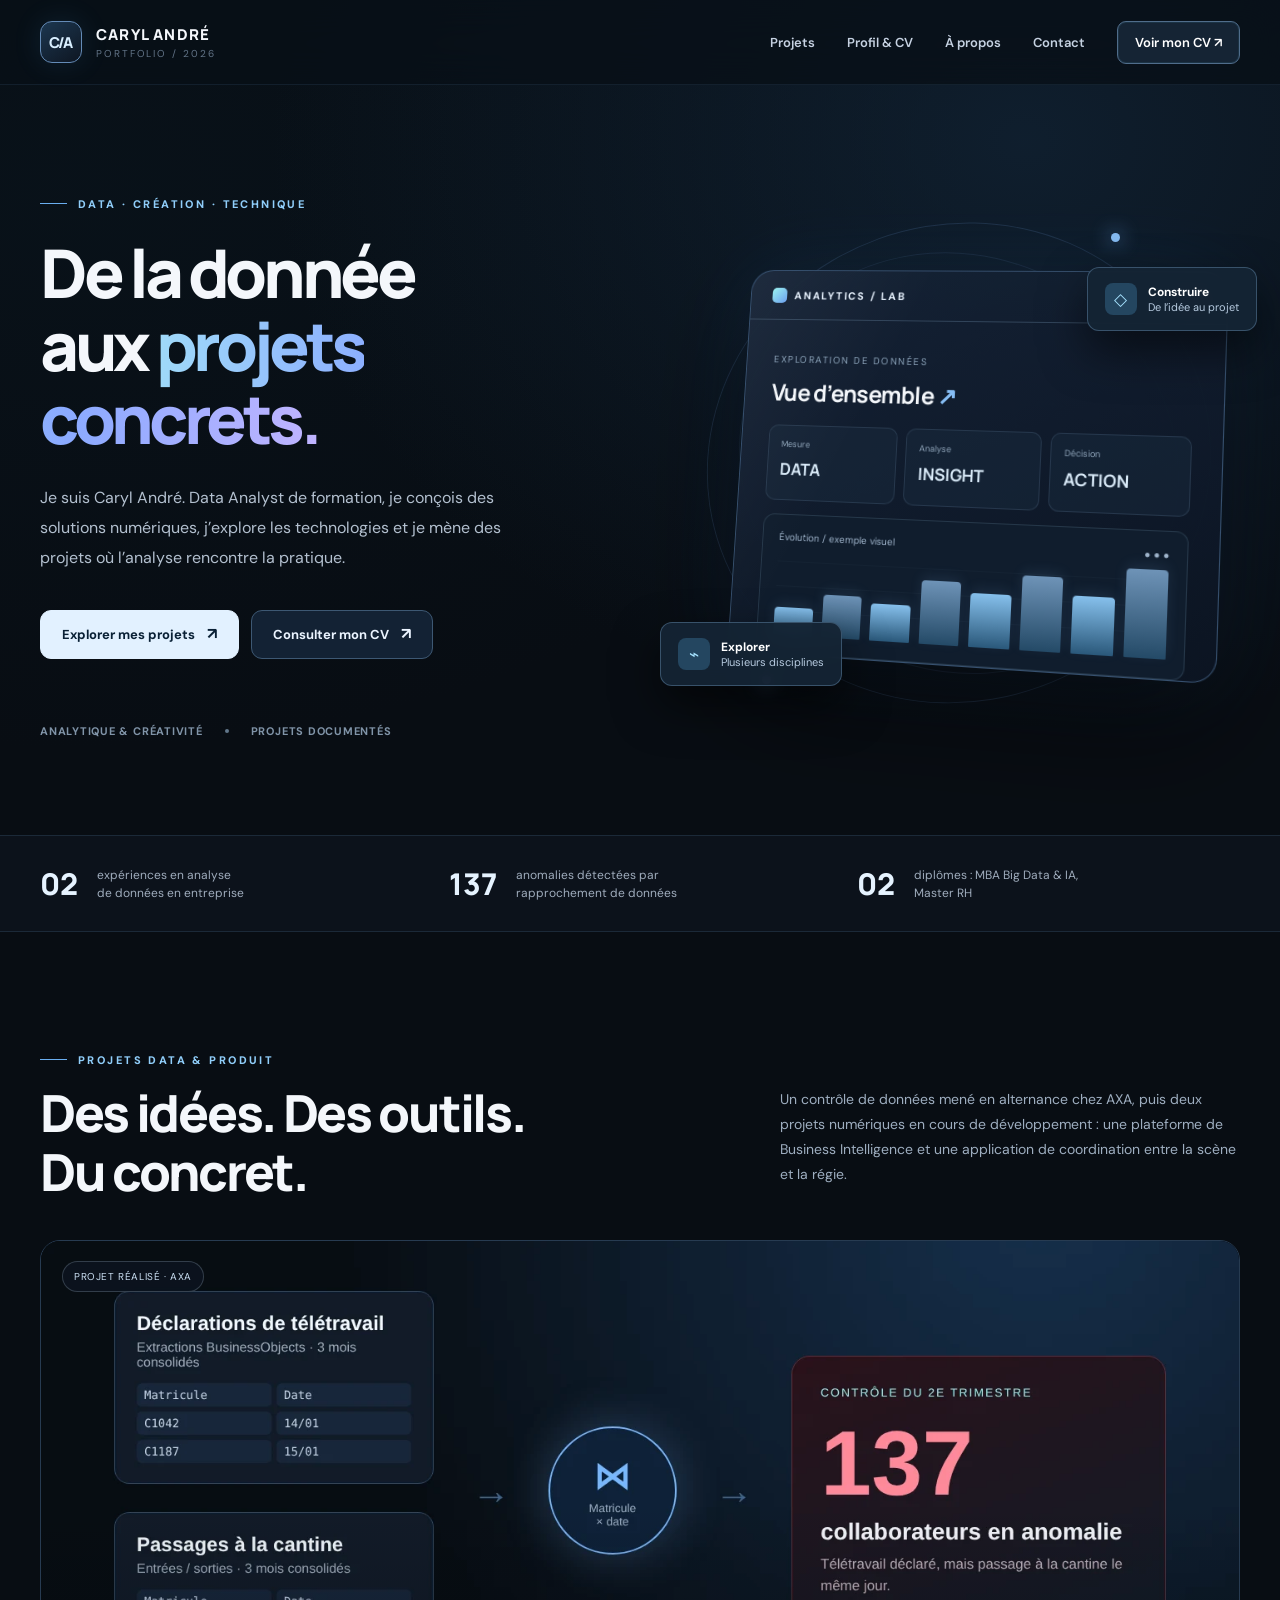
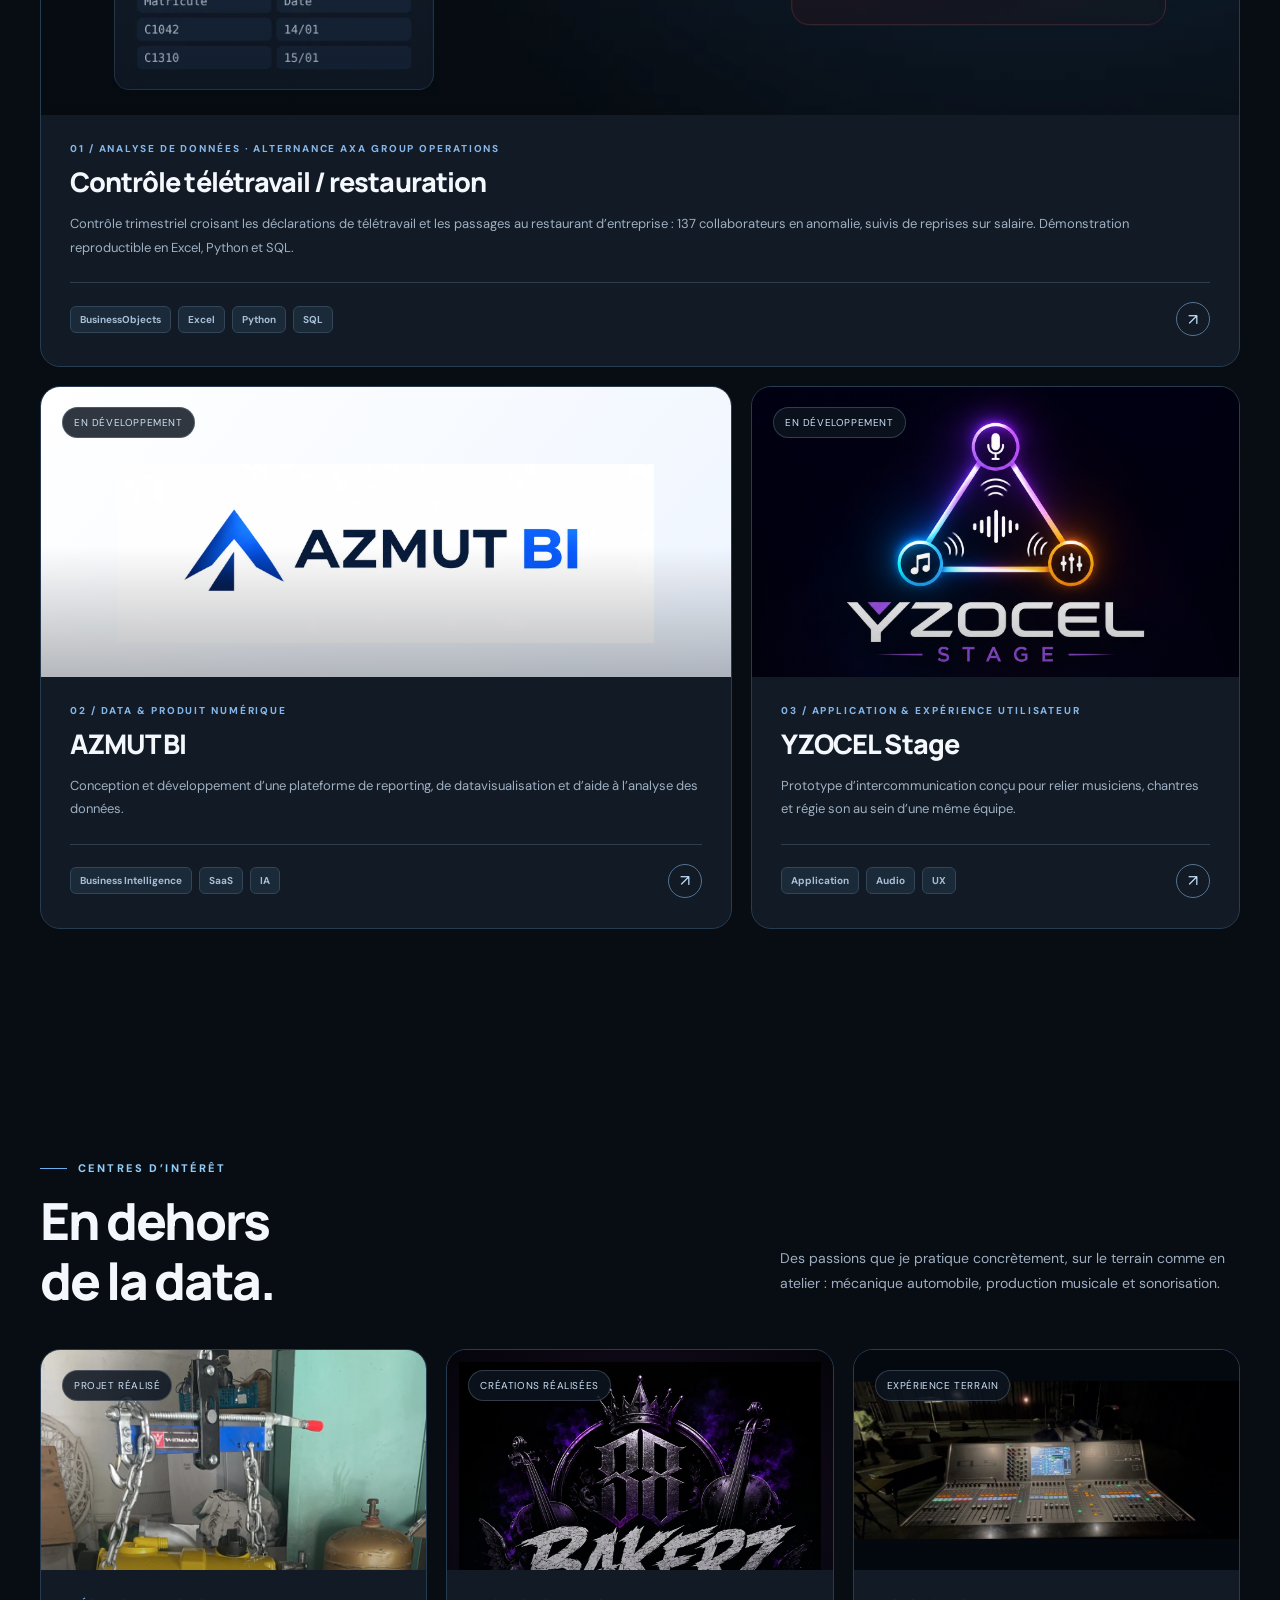
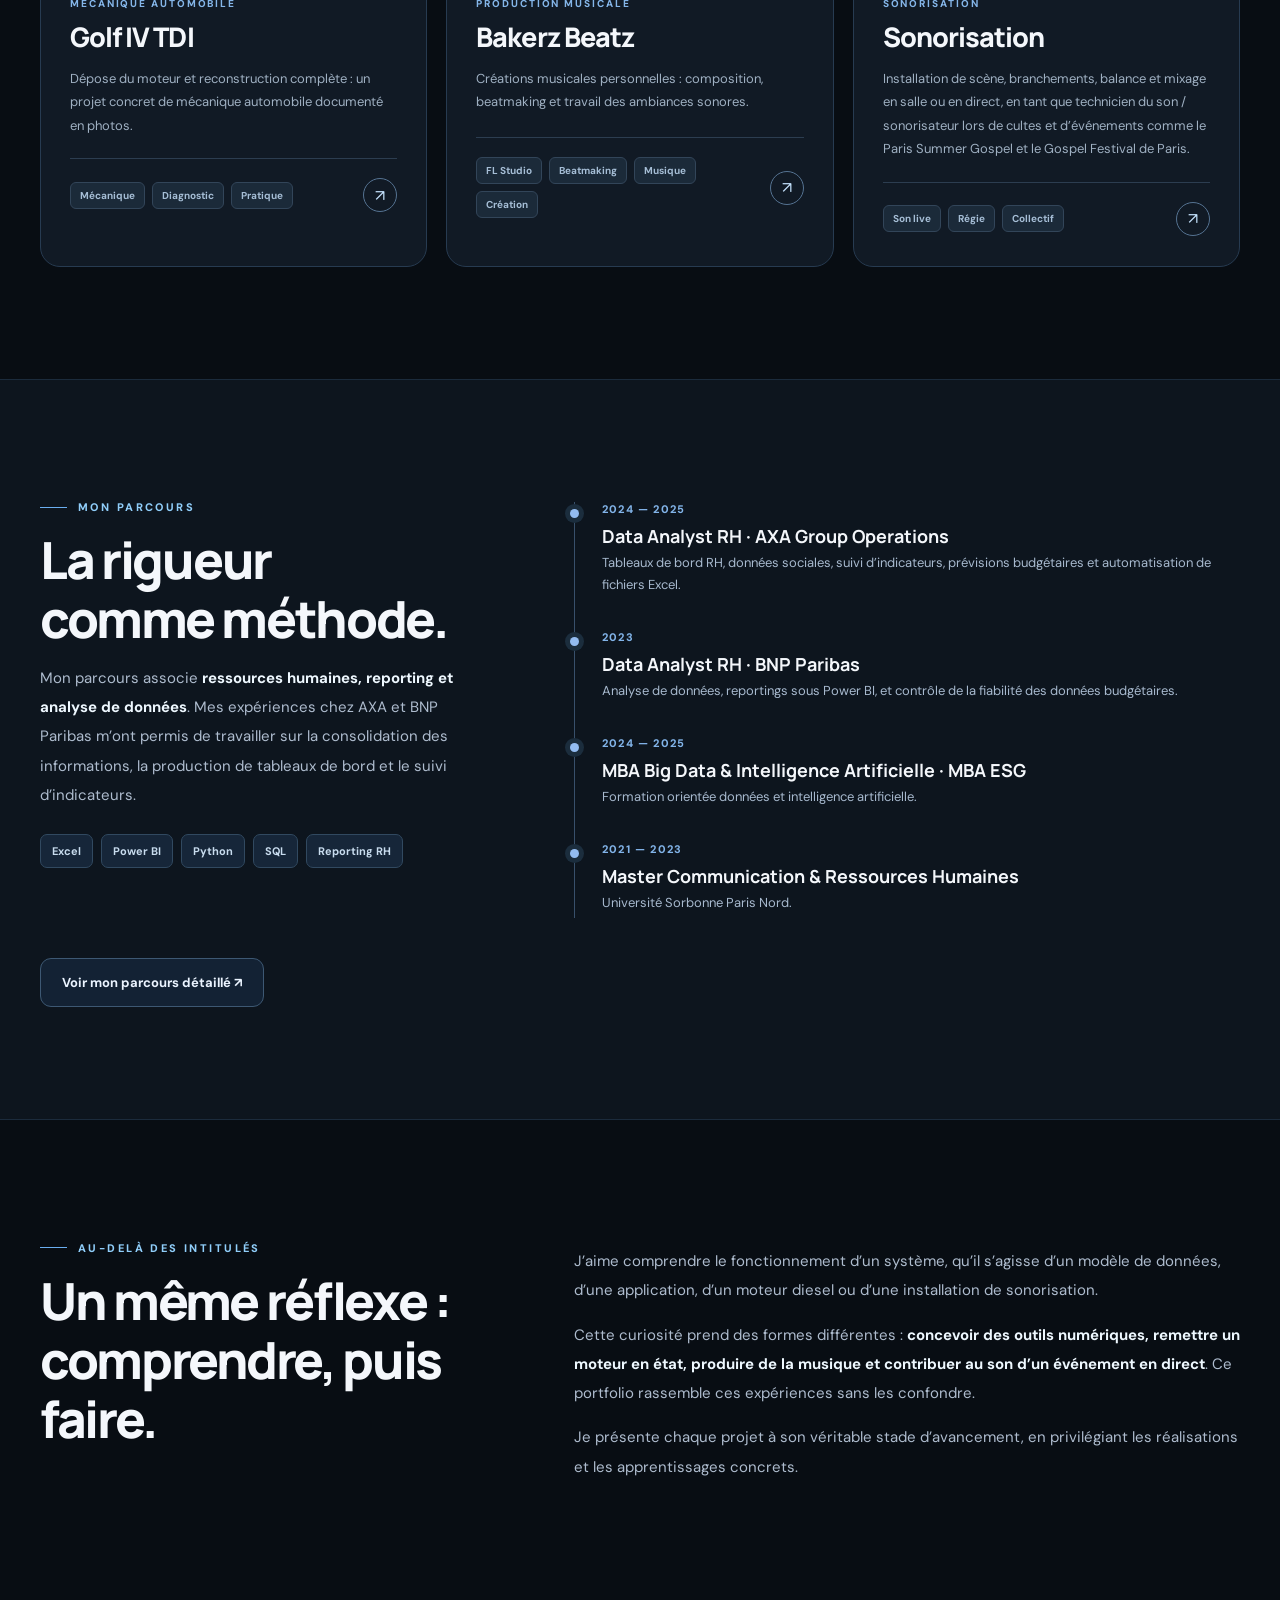
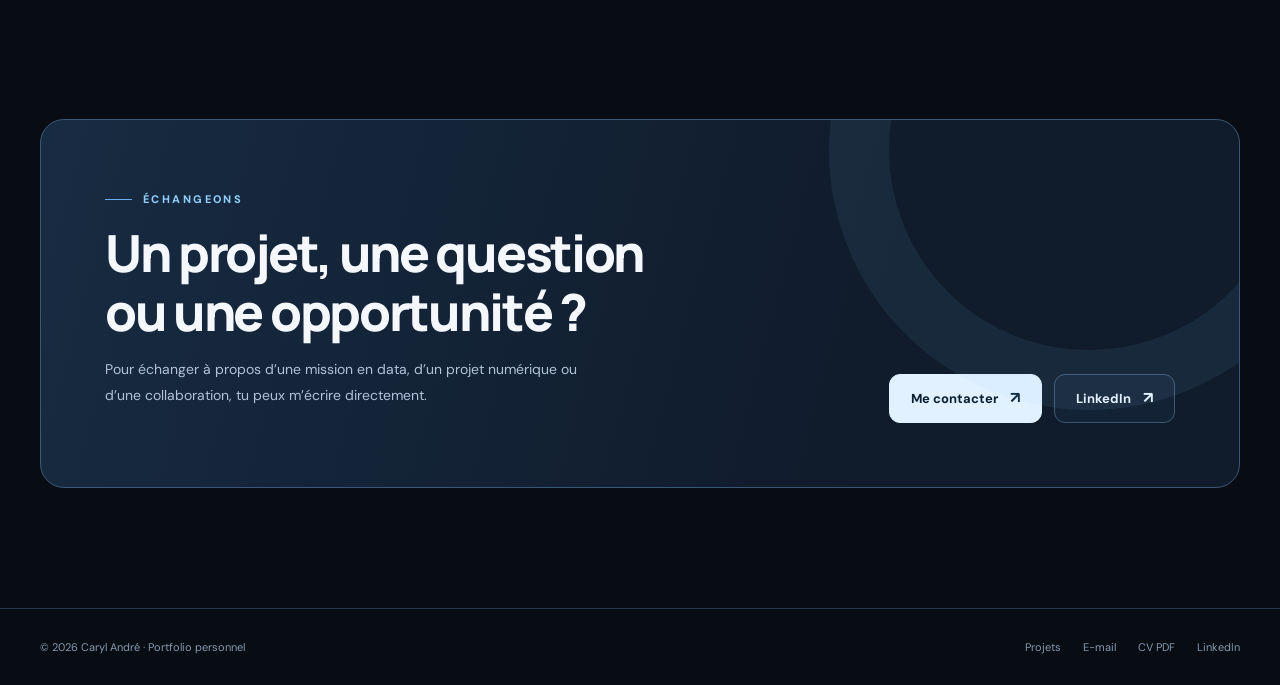
<file: index.html>
<!DOCTYPE html>

<html lang="fr"><head><meta charset="utf-8"/><meta content="width=device-width,initial-scale=1" name="viewport"/><meta content="#080d13" name="theme-color"/><meta content="index,follow" name="robots"/><meta content="Portfolio de Caryl André : analyse de données, conception de produits numériques, mécanique automobile, beatmaking et sonorisation." name="description"/><title>Portfolio — Data, produit &amp; projets concrets — Caryl André</title><link href="assets/mark.svg" rel="icon" type="image/svg+xml"/><link href="assets/styles.css" rel="stylesheet"/><script defer="" src="assets/main.js"></script><meta content="website" property="og:type"/><meta content="Portfolio — Data, produit &amp; projets concrets — Caryl André" property="og:title"/></head><body><a class="skip-link" href="#contenu">Aller au contenu</a><header class="site-header"><div class="container header-inner"><a aria-label="Accueil du portfolio Caryl André" class="brand" href="index.html"><span class="brand-logo">C/A</span><span>CARYL ANDRÉ<span class="brand-sub">PORTFOLIO / 2026</span></span></a><button aria-controls="navigation" aria-expanded="false" aria-label="Ouvrir le menu" class="menu-toggle"><span></span><span></span><span></span></button><nav aria-label="Navigation principale" class="main-nav" id="navigation"><a href="index.html#projets">Projets</a><a href="profil.html">Profil &amp; CV</a><a href="index.html#apropos">À propos</a><a href="index.html#contact">Contact</a><a class="nav-cta" href="assets/cv-caryl-andre-version-fournie.pdf" rel="noopener" target="_blank">Voir mon CV ↗</a></nav></div></header>
<main id="contenu"><div class="container"><section aria-labelledby="hero-title" class="hero"><div class="hero-content"><div class="eyebrow">Data · Création · Technique</div><h1 class="hero-title" id="hero-title">De la donnée<br/>aux <span class="accent">projets<br/>concrets.</span></h1><p class="hero-desc">Je suis Caryl André. Data Analyst de formation, je conçois des solutions numériques, j’explore les technologies et je mène des projets où l’analyse rencontre la pratique.</p><div class="action-row"><a class="btn primary" href="#projets">Explorer mes projets <span class="arrow">↗</span></a><a class="btn secondary" href="assets/cv-caryl-andre-version-fournie.pdf" rel="noopener" target="_blank">Consulter mon CV <span class="arrow">↗</span></a></div><div class="hero-meta"><span>Analytique &amp; créativité</span><span class="dot"></span><span>Projets documentés</span></div></div><div aria-label="Illustration d'un tableau de bord de données" class="hero-art"><div class="orbit"></div><div class="orbit second"></div><div class="orb o1"></div><div class="orb o2"></div><div class="hero-panel"><div class="mock-top"><span class="mock-brand"><i></i> ANALYTICS / LAB</span><span class="mock-dots"><i></i><i></i><i></i></span></div><div class="mock-body"><span class="mock-kicker">Exploration de données</span><div class="mock-title">Vue d’ensemble <span style="color:#86bdf4">↗</span></div><div class="mock-stats"><div class="mock-stat"><span>Mesure</span><strong>DATA</strong></div><div class="mock-stat"><span>Analyse</span><strong>INSIGHT</strong></div><div class="mock-stat"><span>Décision</span><strong>ACTION</strong></div></div><div class="chart-panel"><div class="chart-label"><span>Évolution / exemple visuel</span><span>● ● ●</span></div><div class="mini-chart"><i style="height:30%"></i><i style="height:46%"></i><i style="height:40%"></i><i style="height:68%"></i><i style="height:57%"></i><i style="height:79%"></i><i style="height:60%"></i><i style="height:91%"></i></div></div></div></div><div class="floating-tag one"><span class="float-icon">◇</span><span><strong>Construire</strong>De l’idée au projet</span></div><div class="floating-tag two"><span class="float-icon">⌁</span><span><strong>Explorer</strong>Plusieurs disciplines</span></div></div></section></div>
<div class="metrics-strip"><div class="container metrics-inner"><div class="metric"><strong>02</strong><span>expériences en analyse<br/>de données en entreprise</span></div><div class="metric"><strong>137</strong><span>anomalies détectées par<br/>rapprochement de données</span></div><div class="metric"><strong>02</strong><span>diplômes : MBA Big Data &amp; IA,<br/>Master RH</span></div></div></div>
<section class="section" id="projets"><div class="container"><div class="section-head reveal"><div><div class="eyebrow">Projets data &amp; produit</div><h2 class="section-title">Des idées. Des outils.<br/>Du concret.</h2></div><p class="section-lead">Un contrôle de données mené en alternance chez AXA, puis deux projets numériques en cours de développement : une plateforme de Business Intelligence et une application de coordination entre la scène et la régie.</p></div><div class="project-grid"><article class="project-card case-card reveal"><a aria-label="Découvrir le projet Contrôle télétravail / restauration" href="projets/controle-teletravail.html"><div class="project-art project-art-photo"><span class="art-badge">Projet réalisé · AXA</span><img alt="Schéma du rapprochement de deux fichiers RH aboutissant à 137 collaborateurs en anomalie" class="project-photo" decoding="async" loading="eager" src="media/controle-teletravail/schema-rapprochement-carte.webp"/></div><div class="project-info"><div class="project-kicker">01 / Analyse de données · Alternance AXA Group Operations</div><h3 class="project-title">Contrôle télétravail / restauration</h3><p class="project-description">Contrôle trimestriel croisant les déclarations de télétravail et les passages au restaurant d’entreprise : 137 collaborateurs en anomalie, suivis de reprises sur salaire. Démonstration reproductible en Excel, Python et SQL.</p><div class="project-bottom"><div class="tag-stack"><span class="tag">BusinessObjects</span><span class="tag">Excel</span><span class="tag">Python</span><span class="tag">SQL</span></div><span aria-hidden="true" class="card-arrow">↗</span></div></div></a></article><article class="project-card featured reveal" data-category="data"><a aria-label="Découvrir le projet AZMUT BI" href="projets/azmut-bi.html"><div class="project-art art-dashboard project-art-photo"><span class="art-badge">En développement</span><img alt="Logo original AZMUT BI en bleu et noir" class="project-photo project-photo-azmut-bi" decoding="async" loading="eager" src="media/azmut-bi/logo.webp"/></div><div class="project-info"><div class="project-kicker">02 / Data &amp; produit numérique</div><h3 class="project-title">AZMUT BI</h3><p class="project-description">Conception et développement d’une plateforme de reporting, de datavisualisation et d’aide à l’analyse des données.</p><div class="project-bottom"><div class="tag-stack"><span class="tag">Business Intelligence</span><span class="tag">SaaS</span><span class="tag">IA</span></div><span aria-hidden="true" class="card-arrow">↗</span></div></div></a></article><article class="project-card adjacent reveal" data-category="data"><a aria-label="Découvrir le projet YZOCEL Stage" href="projets/yzocel-stage.html"><div class="project-art art-triangle project-art-photo"><span class="art-badge">En développement</span><img alt="Logo YZOCEL Stage : triangle lumineux reliant trois pôles de communication" class="project-photo project-photo-yzocel-stage" decoding="async" loading="eager" src="media/yzocel-stage/identite-visuelle-originale.jpg"/></div><div class="project-info"><div class="project-kicker">03 / Application &amp; expérience utilisateur</div><h3 class="project-title">YZOCEL Stage</h3><p class="project-description">Prototype d’intercommunication conçu pour relier musiciens, chantres et régie son au sein d’une même équipe.</p><div class="project-bottom"><div class="tag-stack"><span class="tag">Application</span><span class="tag">Audio</span><span class="tag">UX</span></div><span aria-hidden="true" class="card-arrow">↗</span></div></div></a></article></div></div></section>
<section class="section interests" id="interets"><div class="container"><div class="section-head reveal"><div><div class="eyebrow">Centres d’intérêt</div><h2 class="section-title">En dehors<br/>de la data.</h2></div><p class="section-lead">Des passions que je pratique concrètement, sur le terrain comme en atelier : mécanique automobile, production musicale et sonorisation.</p></div><div class="project-grid interest-grid"><article class="project-card interest-card reveal"><a aria-label="Découvrir le projet Golf IV TDI" href="projets/golf-iv-tdi.html"><div class="project-art art-engine project-art-photo"><span class="art-badge">Projet réalisé</span><img alt="Moteur Volkswagen Golf IV TDI remonté, sur un support d’atelier" class="project-photo project-photo-golf-iv-tdi" decoding="async" loading="eager" src="media/golf-iv/02-moteur-refait.webp"/></div><div class="project-info"><div class="project-kicker">Mécanique automobile</div><h3 class="project-title">Golf IV TDI</h3><p class="project-description">Dépose du moteur et reconstruction complète : un projet concret de mécanique automobile documenté en photos.</p><div class="project-bottom"><div class="tag-stack"><span class="tag">Mécanique</span><span class="tag">Diagnostic</span><span class="tag">Pratique</span></div><span aria-hidden="true" class="card-arrow">↗</span></div></div></a></article><article class="project-card interest-card reveal"><a aria-label="Découvrir le projet Bakerz Beatz" href="projets/bakerz-beatz.html"><div class="project-art art-waveform project-art-photo"><span class="art-badge">Créations réalisées</span><img alt="Visuel Bakerz Beatz avec lettrage et éléments musicaux violets" class="project-photo project-photo-bakerz-beatz" decoding="async" loading="eager" src="media/musique/bakerz-beatz-cover.webp"/></div><div class="project-info"><div class="project-kicker">Production musicale</div><h3 class="project-title">Bakerz Beatz</h3><p class="project-description">Créations musicales personnelles : composition, beatmaking et travail des ambiances sonores.</p><div class="project-bottom"><div class="tag-stack"><span class="tag">FL Studio</span><span class="tag">Beatmaking</span><span class="tag">Musique</span><span class="tag">Création</span></div><span aria-hidden="true" class="card-arrow">↗</span></div></div></a></article><article class="project-card interest-card reveal"><a aria-label="Découvrir le projet Sonorisation" href="projets/sonorisation.html"><div class="project-art project-art-photo project-art-sonorisation"><span class="art-badge">Expérience terrain</span><img alt="Console Yamaha CL5 photographiée en situation de sonorisation" class="project-photo project-photo-sonorisation" decoding="async" loading="lazy" src="media/sonorisation/console-yamaha-cl5-originale.jpg"/></div><div class="project-info"><div class="project-kicker">Sonorisation</div><h3 class="project-title">Sonorisation</h3><p class="project-description">Installation de scène, branchements, balance et mixage en salle ou en direct, en tant que technicien du son / sonorisateur lors de cultes et d’événements comme le Paris Summer Gospel et le Gospel Festival de Paris.</p><div class="project-bottom"><div class="tag-stack"><span class="tag">Son live</span><span class="tag">Régie</span><span class="tag">Collectif</span></div><span aria-hidden="true" class="card-arrow">↗</span></div></div></a></article></div></div></section><section class="section experience" id="parcours"><div class="container about-grid"><div class="reveal"><div class="eyebrow">Mon parcours</div><h2 class="section-title">La rigueur<br/>comme méthode.</h2><p class="about-copy">Mon parcours associe <strong>ressources humaines, reporting et analyse de données</strong>. Mes expériences chez AXA et BNP Paribas m’ont permis de travailler sur la consolidation des informations, la production de tableaux de bord et le suivi d’indicateurs.</p><div class="skills"><span class="skill">Excel</span><span class="skill">Power BI</span><span class="skill">Python</span><span class="skill">SQL</span><span class="skill">Reporting RH</span></div></div><div class="timeline reveal"><div class="timeline-item"><div class="time">2024 — 2025</div><h3>Data Analyst RH · AXA Group Operations</h3><p>Tableaux de bord RH, données sociales, suivi d’indicateurs, prévisions budgétaires et automatisation de fichiers Excel.</p></div><div class="timeline-item"><div class="time">2023</div><h3>Data Analyst RH · BNP Paribas</h3><p>Analyse de données, reportings sous Power BI, et contrôle de la fiabilité des données budgétaires.</p></div><div class="timeline-item"><div class="time">2024 — 2025</div><h3>MBA Big Data &amp; Intelligence Artificielle · MBA ESG</h3><p>Formation orientée données et intelligence artificielle.</p></div><div class="timeline-item"><div class="time">2021 — 2023</div><h3>Master Communication &amp; Ressources Humaines</h3><p>Université Sorbonne Paris Nord.</p></div></div></div><div class="container" style="margin-top:40px"><a class="btn secondary" href="profil.html">Voir mon parcours détaillé ↗</a></div></section>
<section class="section" id="apropos"><div class="container about-grid"><div class="reveal"><div class="eyebrow">Au-delà des intitulés</div><h2 class="section-title">Un même réflexe :<br/>comprendre, puis faire.</h2></div><div class="reveal"><p class="about-copy">J’aime comprendre le fonctionnement d’un système, qu’il s’agisse d’un modèle de données, d’une application, d’un moteur diesel ou d’une installation de sonorisation.</p><p class="about-copy">Cette curiosité prend des formes différentes : <strong>concevoir des outils numériques, remettre un moteur en état, produire de la musique et contribuer au son d’un événement en direct</strong>. Ce portfolio rassemble ces expériences sans les confondre.</p><p class="about-copy">Je présente chaque projet à son véritable stade d’avancement, en privilégiant les réalisations et les apprentissages concrets.</p></div></div></section>
<section class="contact-section" id="contact"><div class="container"><div class="contact-panel reveal"><div><div class="eyebrow">Échangeons</div><h2>Un projet, une question<br/>ou une opportunité ?</h2><p>Pour échanger à propos d’une mission en data, d’un projet numérique ou d’une collaboration, tu peux m’écrire directement.</p></div><div class="action-row"><a class="btn primary" href="mailto:carylandre.work@gmail.com?subject=Prise%20de%20contact%20-%20Portfolio">Me contacter <span class="arrow">↗</span></a><a class="btn secondary" href="https://www.linkedin.com/in/caryl-andr%C3%A9/" rel="noopener" target="_blank">LinkedIn <span class="arrow">↗</span></a></div></div></div></section></main><footer class="footer"><div class="container footer-inner"><span>© 2026 Caryl André · Portfolio personnel</span><div class="footer-links"><a href="index.html#projets">Projets</a><a href="mailto:carylandre.work@gmail.com">E-mail</a><a href="assets/cv-caryl-andre-version-fournie.pdf" rel="noopener" target="_blank">CV PDF</a><a href="https://www.linkedin.com/in/caryl-andr%C3%A9/" rel="noopener" target="_blank">LinkedIn</a></div></div></footer></body></html>
</file>
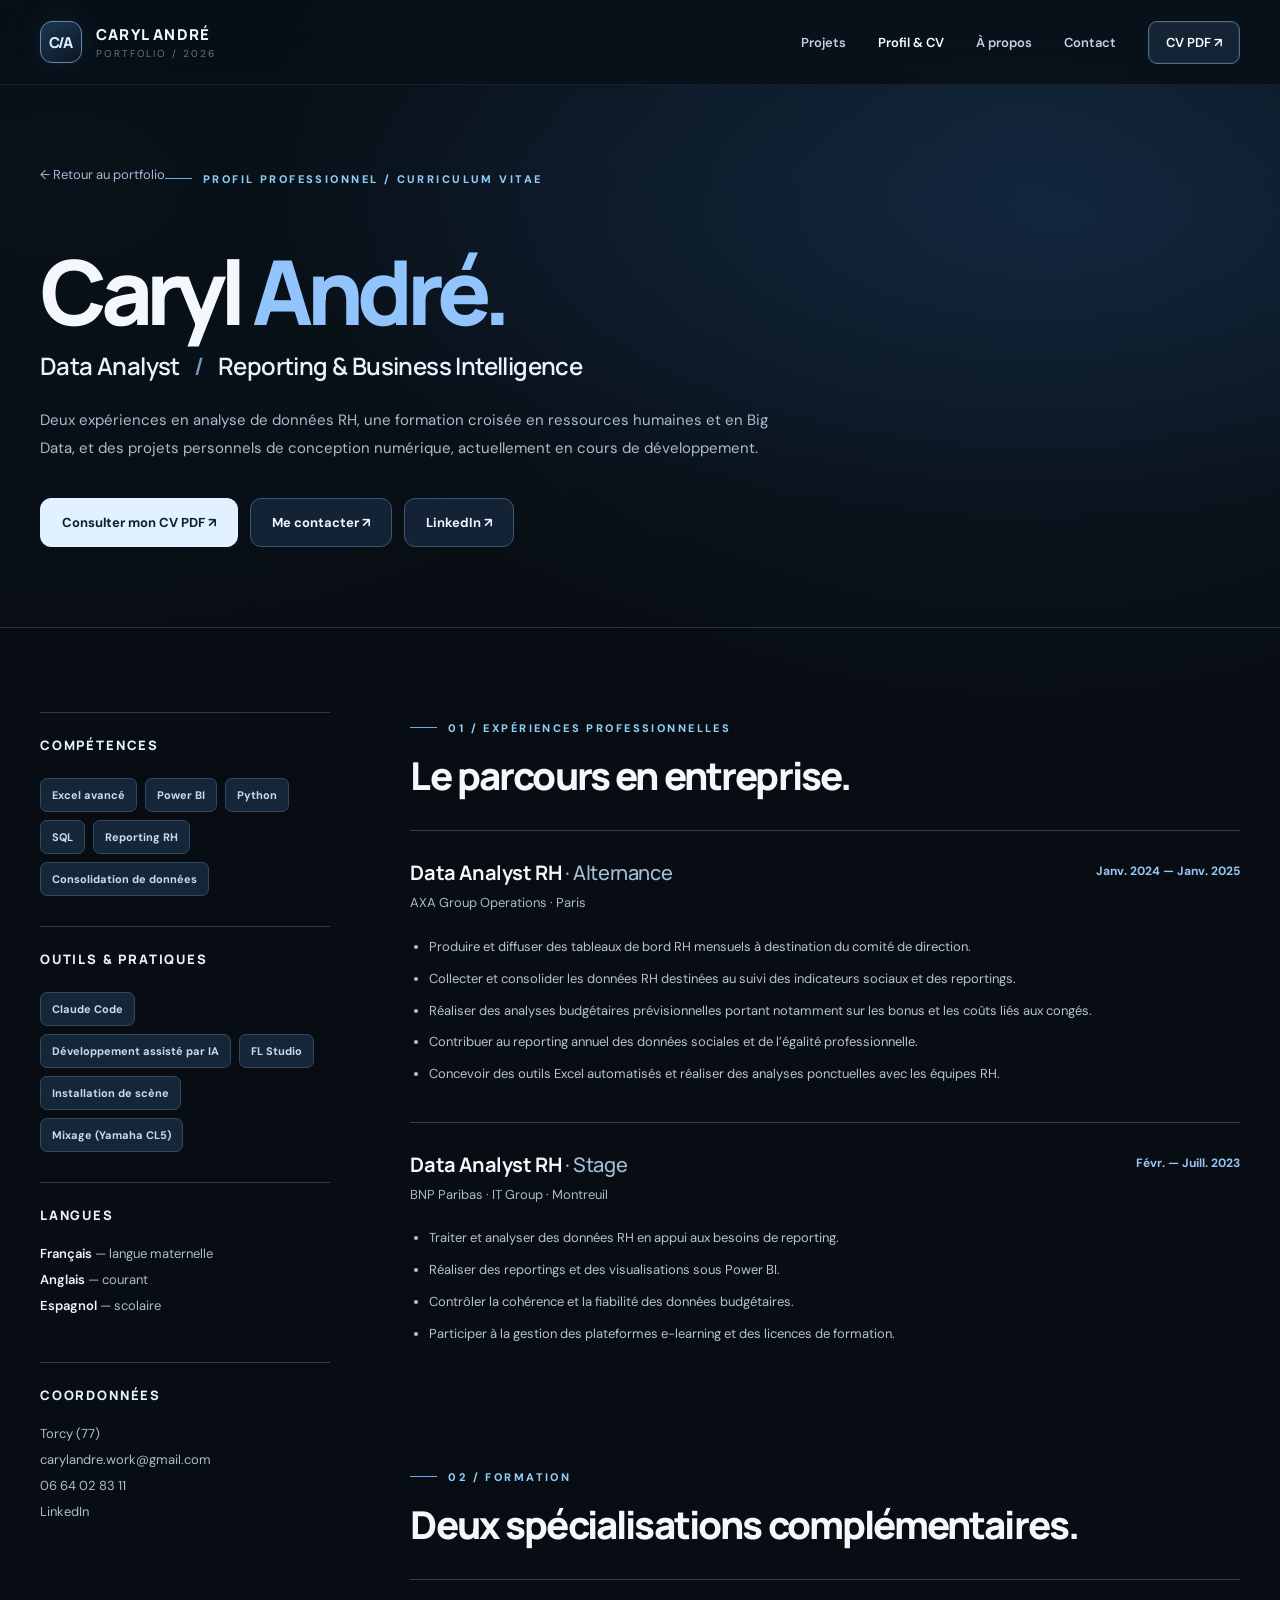
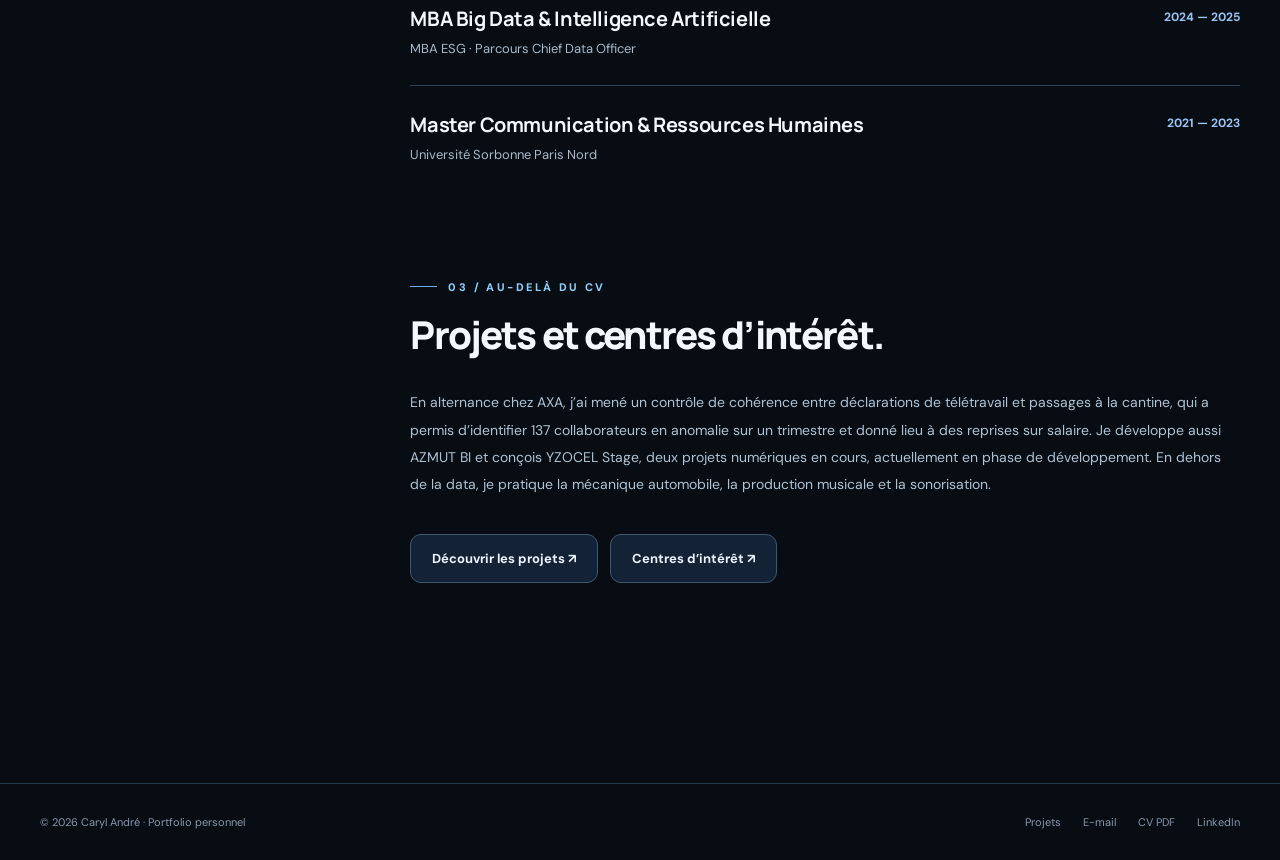
<file: profil.html>
<!DOCTYPE html>

<html lang="fr">
<head>
<meta charset="utf-8"/><meta content="width=device-width,initial-scale=1" name="viewport"/><meta content="#080d13" name="theme-color"/>
<meta content="Profil et CV de Caryl André, Data Analyst. Expériences AXA et BNP Paribas, compétences en reporting, BI et traitement des données." name="description"/>
<meta content="website" property="og:type"/><meta content="Profil &amp; CV — Caryl André" property="og:title"/><meta content="Data Analyst · Reporting · Business Intelligence" property="og:description"/>
<link href="assets/mark.svg" rel="icon" type="image/svg+xml"/><link href="assets/styles.css" rel="stylesheet"/><script defer="" src="assets/main.js"></script>
<title>Profil &amp; CV — Caryl André</title></head><body>
<a class="skip-link" href="#contenu">Aller au contenu</a>
<header class="site-header"><div class="container header-inner"><a aria-label="Accueil du portfolio Caryl André" class="brand" href="index.html"><span class="brand-logo">C/A</span><span>CARYL ANDRÉ<span class="brand-sub">PORTFOLIO / 2026</span></span></a><button aria-controls="navigation" aria-expanded="false" aria-label="Ouvrir le menu" class="menu-toggle"><span></span><span></span><span></span></button><nav aria-label="Navigation principale" class="main-nav" id="navigation"><a href="index.html#projets">Projets</a><a aria-current="page" class="active" href="profil.html">Profil &amp; CV</a><a href="index.html#apropos">À propos</a><a href="index.html#contact">Contact</a><a class="nav-cta" href="assets/cv-caryl-andre-version-fournie.pdf" rel="noopener" target="_blank">CV PDF ↗</a></nav></div></header>
<main id="contenu">
<section class="profile-hero"><div class="container"><a class="detail-back" href="index.html">← Retour au portfolio</a><div class="eyebrow">Profil professionnel / Curriculum vitae</div><h1>Caryl <span>André.</span></h1><div class="profile-title">Data Analyst <span class="profile-divider">/</span> Reporting &amp; Business Intelligence</div><p>Deux expériences en analyse de données RH, une formation croisée en ressources humaines et en Big Data, et des projets personnels de conception numérique, actuellement en cours de développement.</p><div class="action-row"><a class="btn primary" href="assets/cv-caryl-andre-version-fournie.pdf" rel="noopener" target="_blank">Consulter mon CV PDF ↗</a><a class="btn secondary" href="mailto:carylandre.work@gmail.com">Me contacter ↗</a><a class="btn secondary" href="https://www.linkedin.com/in/caryl-andr%C3%A9/" rel="noopener" target="_blank">LinkedIn ↗</a></div></div></section>
<div class="container profile-layout">
<aside class="profile-aside"><div class="profile-block"><h2>Compétences</h2><div class="skills"><span class="skill">Excel avancé</span><span class="skill">Power BI</span><span class="skill">Python</span><span class="skill">SQL</span><span class="skill">Reporting RH</span><span class="skill">Consolidation de données</span></div></div><div class="profile-block"><h2>Outils &amp; pratiques</h2><div class="skills"><span class="skill">Claude Code</span><span class="skill">Développement assisté par IA</span><span class="skill">FL Studio</span><span class="skill">Installation de scène</span><span class="skill">Mixage (Yamaha CL5)</span></div></div><div class="profile-block"><h2>Langues</h2><p><strong>Français</strong> — langue maternelle<br/><strong>Anglais</strong> — courant<br/><strong>Espagnol</strong> — scolaire</p></div><div class="profile-block"><h2>Coordonnées</h2><p>Torcy (77)<br/><a href="mailto:carylandre.work@gmail.com">carylandre.work@gmail.com</a><br/><a href="tel:+33664028311">06 64 02 83 11</a><br/><a href="https://www.linkedin.com/in/caryl-andr%C3%A9/" rel="noopener" target="_blank">LinkedIn</a></p></div></aside>
<div class="profile-main"><section class="profile-section"><div class="eyebrow">01 / Expériences professionnelles</div><h2>Le parcours en entreprise.</h2><article class="career-item"><div class="career-header"><div><h3>Data Analyst RH <span>· Alternance</span></h3><p>AXA Group Operations · Paris</p></div><time>Janv. 2024 — Janv. 2025</time></div><ul><li>Produire et diffuser des tableaux de bord RH mensuels à destination du comité de direction.</li><li>Collecter et consolider les données RH destinées au suivi des indicateurs sociaux et des reportings.</li><li>Réaliser des analyses budgétaires prévisionnelles portant notamment sur les bonus et les coûts liés aux congés.</li><li>Contribuer au reporting annuel des données sociales et de l’égalité professionnelle.</li><li>Concevoir des outils Excel automatisés et réaliser des analyses ponctuelles avec les équipes RH.</li></ul></article><article class="career-item"><div class="career-header"><div><h3>Data Analyst RH <span>· Stage</span></h3><p>BNP Paribas · IT Group · Montreuil</p></div><time>Févr. — Juill. 2023</time></div><ul><li>Traiter et analyser des données RH en appui aux besoins de reporting.</li><li>Réaliser des reportings et des visualisations sous Power BI.</li><li>Contrôler la cohérence et la fiabilité des données budgétaires.</li><li>Participer à la gestion des plateformes e-learning et des licences de formation.</li></ul></article></section>
<section class="profile-section"><div class="eyebrow">02 / Formation</div><h2>Deux spécialisations complémentaires.</h2><article class="education-item"><div><h3>MBA Big Data &amp; Intelligence Artificielle</h3><p>MBA ESG · Parcours Chief Data Officer</p></div><time>2024 — 2025</time></article><article class="education-item"><div><h3>Master Communication &amp; Ressources Humaines</h3><p>Université Sorbonne Paris Nord</p></div><time>2021 — 2023</time></article></section>
<section class="profile-section"><div class="eyebrow">03 / Au-delà du CV</div><h2>Projets et centres d’intérêt.</h2><p class="profile-outro">En alternance chez AXA, j’ai mené un contrôle de cohérence entre déclarations de télétravail et passages à la cantine, qui a permis d’identifier 137 collaborateurs en anomalie sur un trimestre et donné lieu à des reprises sur salaire. Je développe aussi AZMUT BI et conçois YZOCEL Stage, deux projets numériques en cours, actuellement en phase de développement. En dehors de la data, je pratique la mécanique automobile, la production musicale et la sonorisation.</p><div class="action-row"><a class="btn secondary" href="index.html#projets">Découvrir les projets ↗</a><a class="btn secondary" href="index.html#interets">Centres d’intérêt ↗</a></div></section></div></div>
</main>
<footer class="footer"><div class="container footer-inner"><span>© 2026 Caryl André · Portfolio personnel</span><div class="footer-links"><a href="index.html#projets">Projets</a><a href="mailto:carylandre.work@gmail.com">E-mail</a><a href="assets/cv-caryl-andre-version-fournie.pdf" rel="noopener" target="_blank">CV PDF</a><a href="https://www.linkedin.com/in/caryl-andr%C3%A9/" rel="noopener" target="_blank">LinkedIn</a></div></div></footer>
</body></html>
</file>
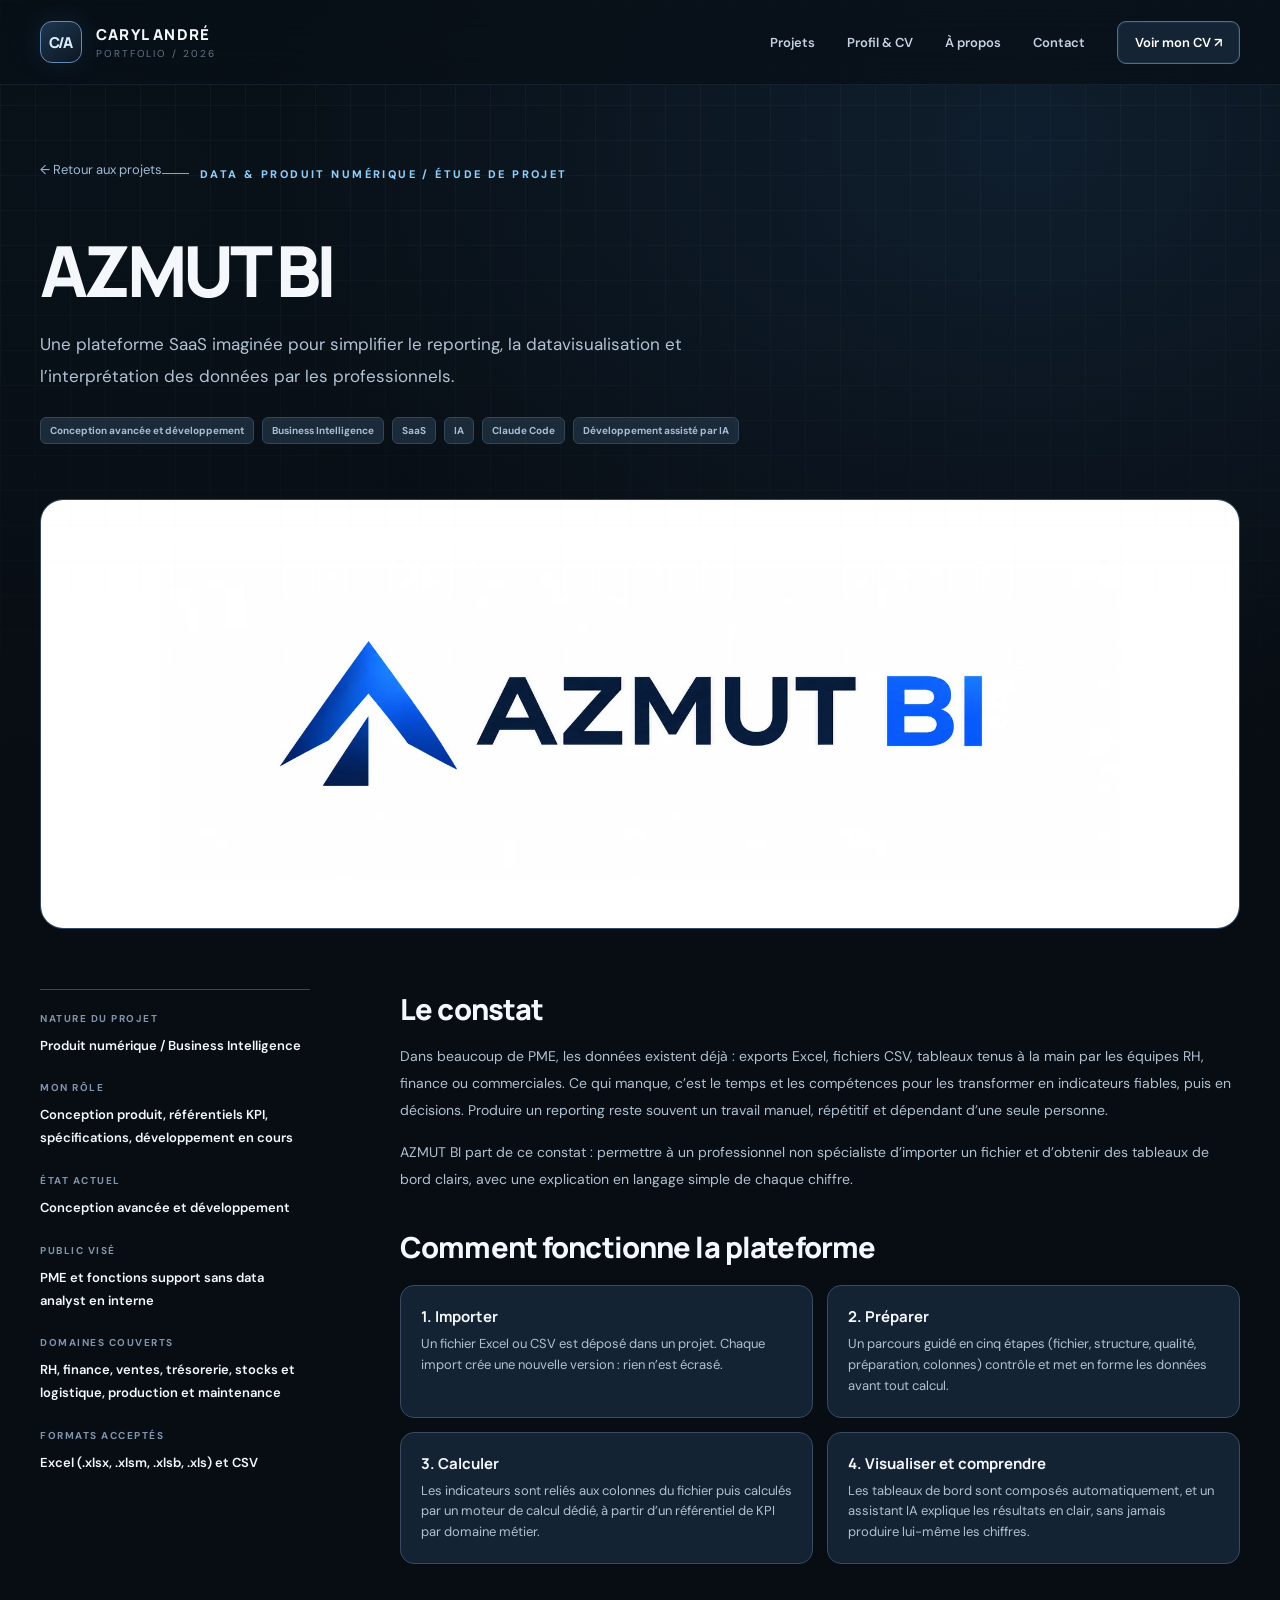
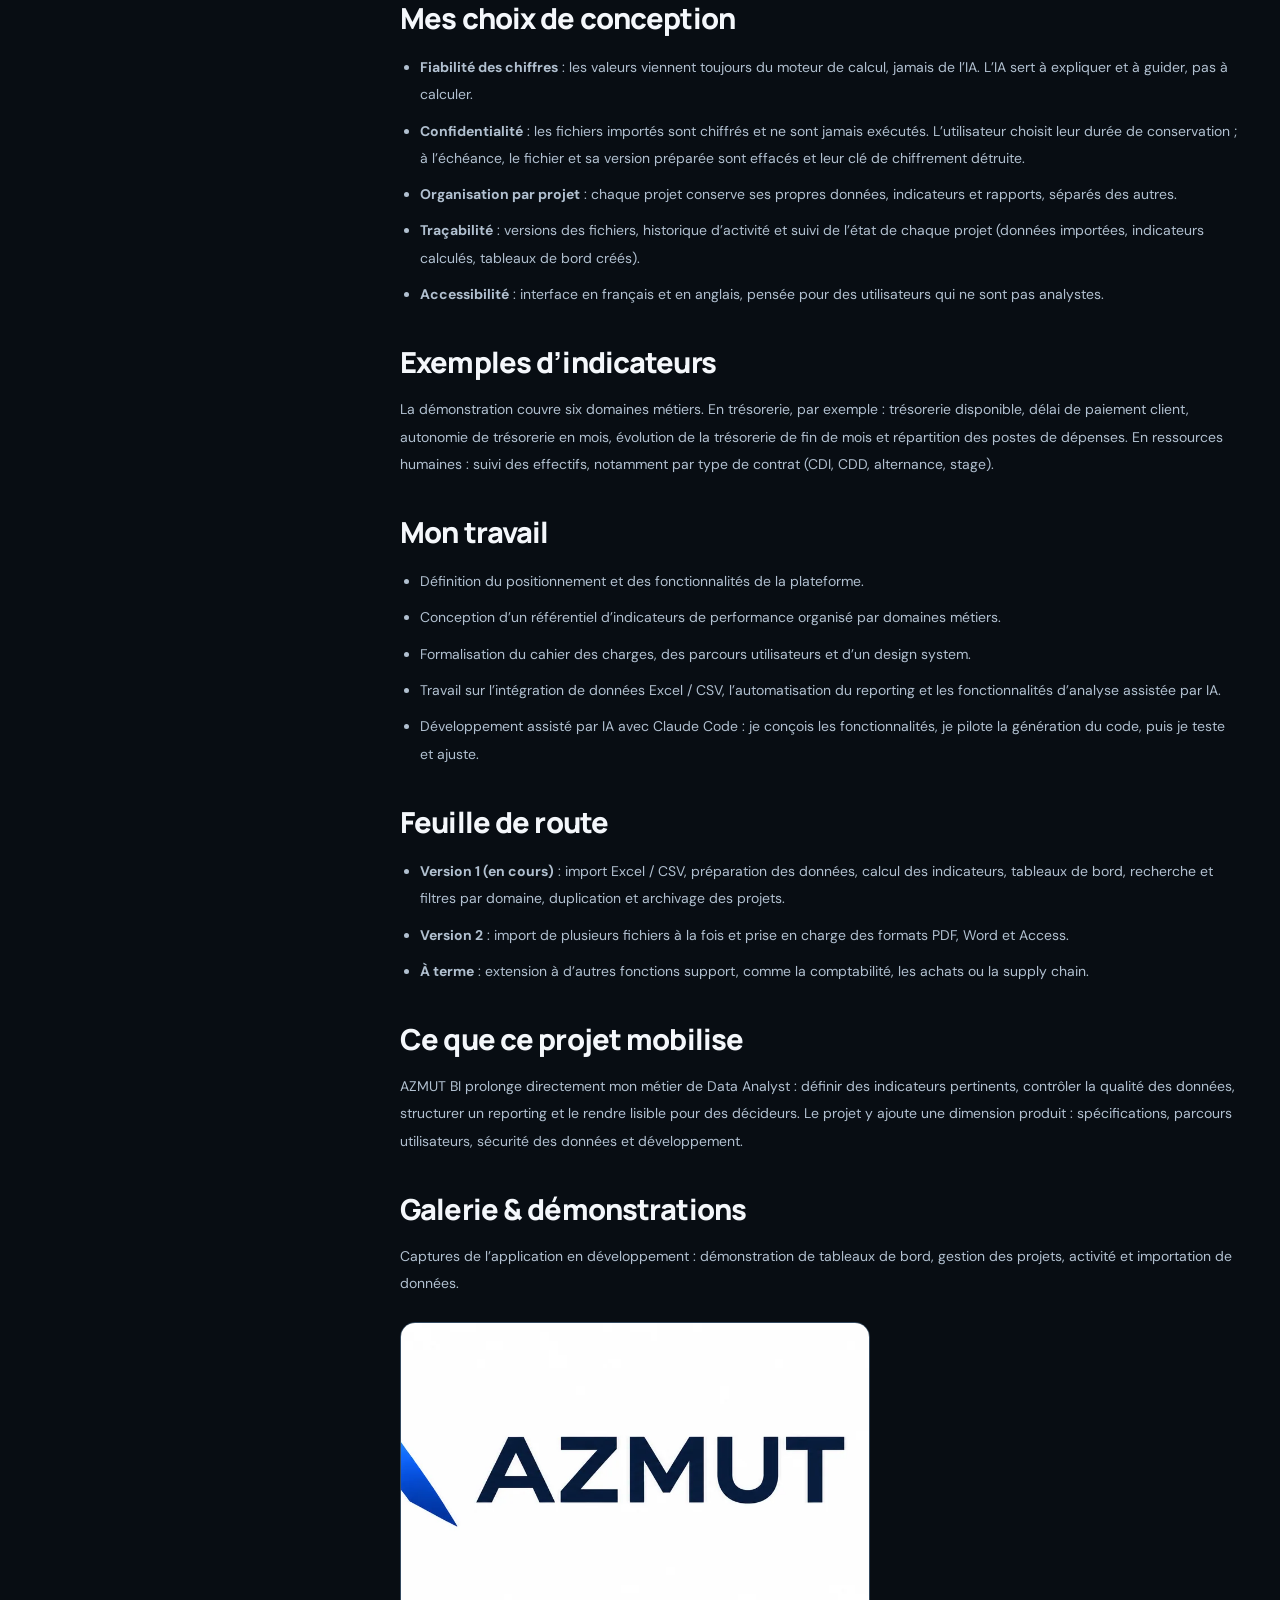
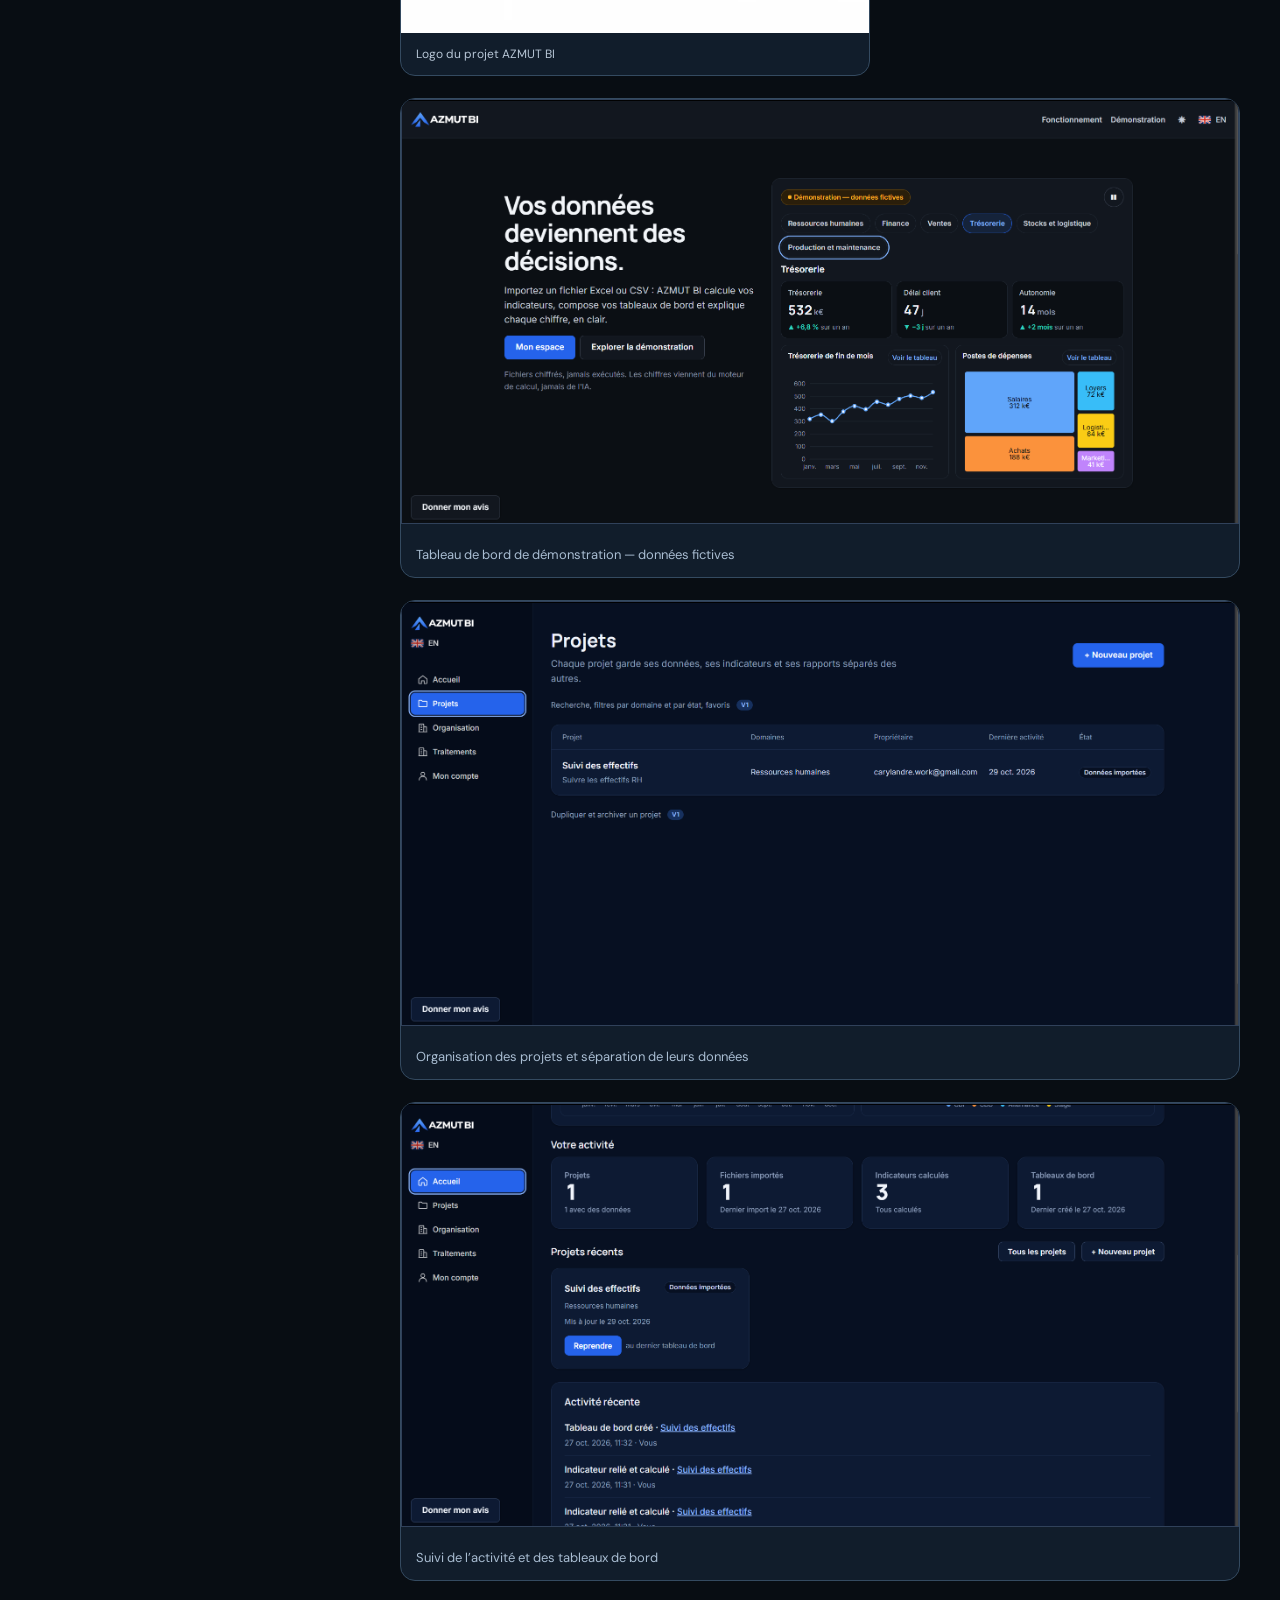
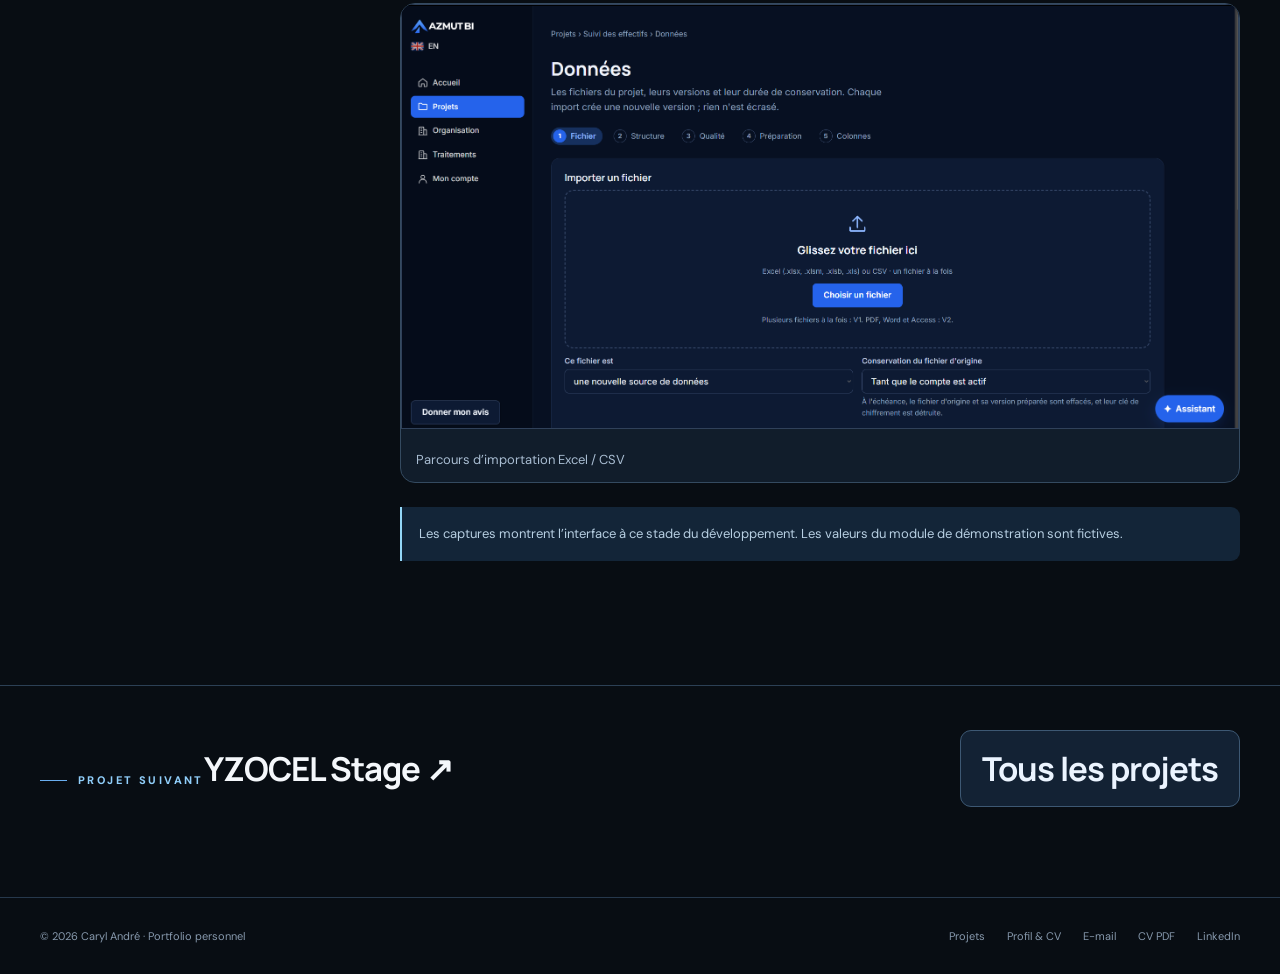
<file: projets/azmut-bi.html>
<!DOCTYPE html>

<html lang="fr"><head><meta charset="utf-8"/><meta content="width=device-width,initial-scale=1" name="viewport"/><meta content="#080d13" name="theme-color"/><meta name="robots" content="index,follow"/><meta content="Une plateforme SaaS imaginée pour simplifier le reporting, la datavisualisation et l’interprétation des données par les professionnels." name="description"/><title>AZMUT BI — Caryl André</title><link href="../assets/mark.svg" rel="icon" type="image/svg+xml"/><link href="../assets/styles.css" rel="stylesheet"/><script defer="" src="../assets/main.js"></script><meta property="og:type" content="website"/><meta property="og:title" content="AZMUT BI — Caryl André"/></head><body><a class="skip-link" href="#contenu">Aller au contenu</a><header class="site-header"><div class="container header-inner"><a aria-label="Accueil du portfolio Caryl André" class="brand" href="../index.html"><span class="brand-logo">C/A</span><span>CARYL ANDRÉ<span class="brand-sub">PORTFOLIO / 2026</span></span></a><button aria-controls="navigation" aria-expanded="false" aria-label="Ouvrir le menu" class="menu-toggle"><span></span><span></span><span></span></button><nav aria-label="Navigation principale" class="main-nav" id="navigation"><a href="../index.html#projets">Projets</a><a href="../profil.html">Profil &amp; CV</a><a href="../index.html#apropos">À propos</a><a href="../index.html#contact">Contact</a><a class="nav-cta" href="../assets/cv-caryl-andre-version-fournie.pdf" rel="noopener" target="_blank">Voir mon CV ↗</a></nav></div></header><main id="contenu"><section class="detail-hero"><div class="container"><a class="detail-back" href="../index.html#projets">← Retour aux projets</a><div class="eyebrow">Data &amp; produit numérique / Étude de projet</div><h1>AZMUT BI</h1><p class="detail-intro">Une plateforme SaaS imaginée pour simplifier le reporting, la datavisualisation et l’interprétation des données par les professionnels.</p><div class="detail-tags"><span class="tag">Conception avancée et développement</span><span class="tag">Business Intelligence</span><span class="tag">SaaS</span><span class="tag">IA</span><span class="tag">Claude Code</span><span class="tag">Développement assisté par IA</span></div></div></section><div class="container"><div class="detail-cover art-dashboard detail-cover-photo"><img alt="Logo original AZMUT BI en bleu et noir" class="detail-photo detail-photo-azmut-bi" decoding="async" loading="eager" src="../media/azmut-bi/logo.webp"/></div><div class="detail-grid"><aside aria-label="Informations sur le projet" class="detail-sidebar"><div class="detail-meta"><small>Nature du projet</small><strong>Produit numérique / Business Intelligence</strong></div><div class="detail-meta"><small>Mon rôle</small><strong>Conception produit, référentiels KPI, spécifications, développement en cours</strong></div><div class="detail-meta"><small>État actuel</small><strong>Conception avancée et développement</strong></div><div class="detail-meta"><small>Public visé</small><strong>PME et fonctions support sans data analyst en interne</strong></div><div class="detail-meta"><small>Domaines couverts</small><strong>RH, finance, ventes, trésorerie, stocks et logistique, production et maintenance</strong></div><div class="detail-meta"><small>Formats acceptés</small><strong>Excel (.xlsx, .xlsm, .xlsb, .xls) et CSV</strong></div></aside><div class="detail-content"><section><h2>Le constat</h2><p>Dans beaucoup de PME, les données existent déjà : exports Excel, fichiers CSV, tableaux tenus à la main par les équipes RH, finance ou commerciales. Ce qui manque, c’est le temps et les compétences pour les transformer en indicateurs fiables, puis en décisions. Produire un reporting reste souvent un travail manuel, répétitif et dépendant d’une seule personne.</p><p>AZMUT BI part de ce constat : permettre à un professionnel non spécialiste d’importer un fichier et d’obtenir des tableaux de bord clairs, avec une explication en langage simple de chaque chiffre.</p></section><section><h2>Comment fonctionne la plateforme</h2><div class="az-steps"><div class="media-tile"><h4>1. Importer</h4><p>Un fichier Excel ou CSV est déposé dans un projet. Chaque import crée une nouvelle version : rien n’est écrasé.</p></div><div class="media-tile"><h4>2. Préparer</h4><p>Un parcours guidé en cinq étapes (fichier, structure, qualité, préparation, colonnes) contrôle et met en forme les données avant tout calcul.</p></div><div class="media-tile"><h4>3. Calculer</h4><p>Les indicateurs sont reliés aux colonnes du fichier puis calculés par un moteur de calcul dédié, à partir d’un référentiel de KPI par domaine métier.</p></div><div class="media-tile"><h4>4. Visualiser et comprendre</h4><p>Les tableaux de bord sont composés automatiquement, et un assistant IA explique les résultats en clair, sans jamais produire lui-même les chiffres.</p></div></div></section><section><h2>Mes choix de conception</h2><ul><li><strong>Fiabilité des chiffres</strong> : les valeurs viennent toujours du moteur de calcul, jamais de l’IA. L’IA sert à expliquer et à guider, pas à calculer.</li><li><strong>Confidentialité</strong> : les fichiers importés sont chiffrés et ne sont jamais exécutés. L’utilisateur choisit leur durée de conservation ; à l’échéance, le fichier et sa version préparée sont effacés et leur clé de chiffrement détruite.</li><li><strong>Organisation par projet</strong> : chaque projet conserve ses propres données, indicateurs et rapports, séparés des autres.</li><li><strong>Traçabilité</strong> : versions des fichiers, historique d’activité et suivi de l’état de chaque projet (données importées, indicateurs calculés, tableaux de bord créés).</li><li><strong>Accessibilité</strong> : interface en français et en anglais, pensée pour des utilisateurs qui ne sont pas analystes.</li></ul></section><section><h2>Exemples d’indicateurs</h2><p>La démonstration couvre six domaines métiers. En trésorerie, par exemple : trésorerie disponible, délai de paiement client, autonomie de trésorerie en mois, évolution de la trésorerie de fin de mois et répartition des postes de dépenses. En ressources humaines : suivi des effectifs, notamment par type de contrat (CDI, CDD, alternance, stage).</p></section><section><h2>Mon travail</h2><ul><li>Définition du positionnement et des fonctionnalités de la plateforme.</li><li>Conception d’un référentiel d’indicateurs de performance organisé par domaines métiers.</li><li>Formalisation du cahier des charges, des parcours utilisateurs et d’un design system.</li><li>Travail sur l’intégration de données Excel / CSV, l’automatisation du reporting et les fonctionnalités d’analyse assistée par IA.</li><li>Développement assisté par IA avec Claude Code : je conçois les fonctionnalités, je pilote la génération du code, puis je teste et ajuste.</li></ul></section><section><h2>Feuille de route</h2><ul><li><strong>Version 1 (en cours)</strong> : import Excel / CSV, préparation des données, calcul des indicateurs, tableaux de bord, recherche et filtres par domaine, duplication et archivage des projets.</li><li><strong>Version 2</strong> : import de plusieurs fichiers à la fois et prise en charge des formats PDF, Word et Access.</li><li><strong>À terme</strong> : extension à d’autres fonctions support, comme la comptabilité, les achats ou la supply chain.</li></ul></section><section><h2>Ce que ce projet mobilise</h2><p>AZMUT BI prolonge directement mon métier de Data Analyst : définir des indicateurs pertinents, contrôler la qualité des données, structurer un reporting et le rendre lisible pour des décideurs. Le projet y ajoute une dimension produit : spécifications, parcours utilisateurs, sécurité des données et développement.</p></section><section><h2>Galerie &amp; démonstrations</h2><p>Captures de l’application en développement : démonstration de tableaux de bord, gestion des projets, activité et importation de données.</p><div class="media-grid screenshots-gallery"><figure class="gallery-item"><a aria-label="Agrandir : Logo du projet AZMUT BI" class="gallery-open" data-lightbox="true" href="../media/azmut-bi/logo.webp"><img alt="Identité visuelle AZMUT BI" class="" decoding="async" loading="lazy" src="../media/azmut-bi/logo.webp"/></a><figcaption>Logo du projet AZMUT BI</figcaption></figure><figure class="gallery-item capture-item"><a class="gallery-open" data-lightbox="true" href="../media/azmut-bi/01-demonstration.png" aria-label="Agrandir : Tableau de bord de démonstration — données fictives"><img src="../media/azmut-bi/01-demonstration.png" alt="Démonstration de tableaux de bord AZMUT BI, avec indicateurs de trésorerie et données fictives" loading="lazy" decoding="async"/></a><figcaption>Tableau de bord de démonstration — données fictives</figcaption></figure><figure class="gallery-item capture-item"><a class="gallery-open" data-lightbox="true" href="../media/azmut-bi/02-projets.png" aria-label="Agrandir : Organisation des projets et séparation de leurs données"><img src="../media/azmut-bi/02-projets.png" alt="Vue de la liste des projets AZMUT BI, avec un projet de suivi des effectifs" loading="lazy" decoding="async"/></a><figcaption>Organisation des projets et séparation de leurs données</figcaption></figure><figure class="gallery-item capture-item"><a class="gallery-open" data-lightbox="true" href="../media/azmut-bi/03-activite.png" aria-label="Agrandir : Suivi de l’activité et des tableaux de bord"><img src="../media/azmut-bi/03-activite.png" alt="Page d’accueil de l’espace AZMUT BI montrant les projets, les fichiers et les indicateurs calculés" loading="lazy" decoding="async"/></a><figcaption>Suivi de l’activité et des tableaux de bord</figcaption></figure><figure class="gallery-item capture-item"><a class="gallery-open" data-lightbox="true" href="../media/azmut-bi/04-import.png" aria-label="Agrandir : Parcours d’importation Excel / CSV"><img src="../media/azmut-bi/04-import.png" alt="Écran AZMUT BI d’importation d’un fichier Excel ou CSV et de son parcours de préparation" loading="lazy" decoding="async"/></a><figcaption>Parcours d’importation Excel / CSV</figcaption></figure></div><div class="callout-note">Les captures montrent l’interface à ce stade du développement. Les valeurs du module de démonstration sont fictives.</div></section></div></div></div></main><section class="next-project"><div class="container"><div><div class="eyebrow">Projet suivant</div><a href="yzocel-stage.html">YZOCEL Stage ↗</a></div><a class="btn secondary" href="../index.html#projets">Tous les projets</a></div></section><dialog aria-label="Agrandissement de photographie" class="lightbox" id="media-lightbox"><button aria-label="Fermer la photographie" class="lightbox-close" type="button">×</button><img alt="" src="[data-uri]"/></dialog><footer class="footer"><div class="container footer-inner"><span>© 2026 Caryl André · Portfolio personnel</span><div class="footer-links"><a href="../index.html#projets">Projets</a><a href="../profil.html">Profil &amp; CV</a><a href="mailto:carylandre.work@gmail.com">E-mail</a><a href="../assets/cv-caryl-andre-version-fournie.pdf" rel="noopener" target="_blank">CV PDF</a><a href="https://www.linkedin.com/in/caryl-andr%C3%A9/" rel="noopener" target="_blank">LinkedIn</a></div></div></footer></body></html>
</file>
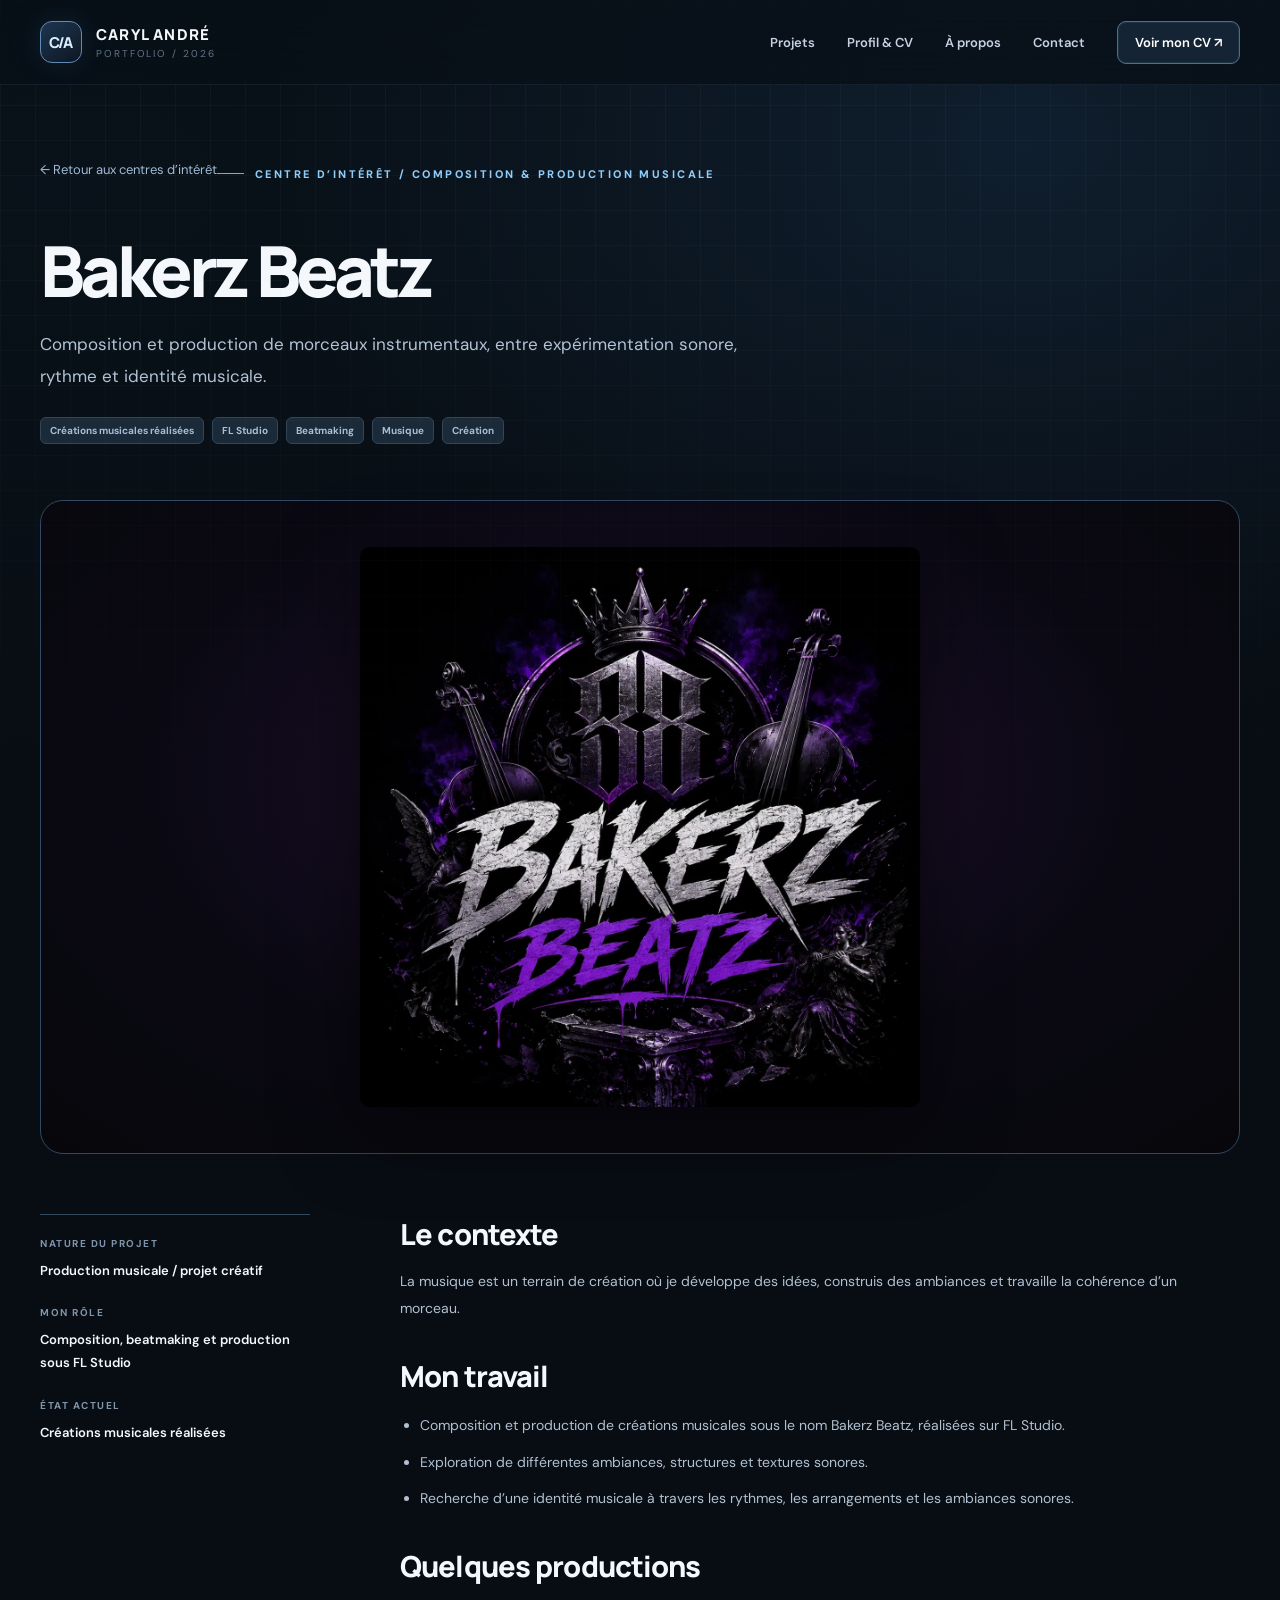
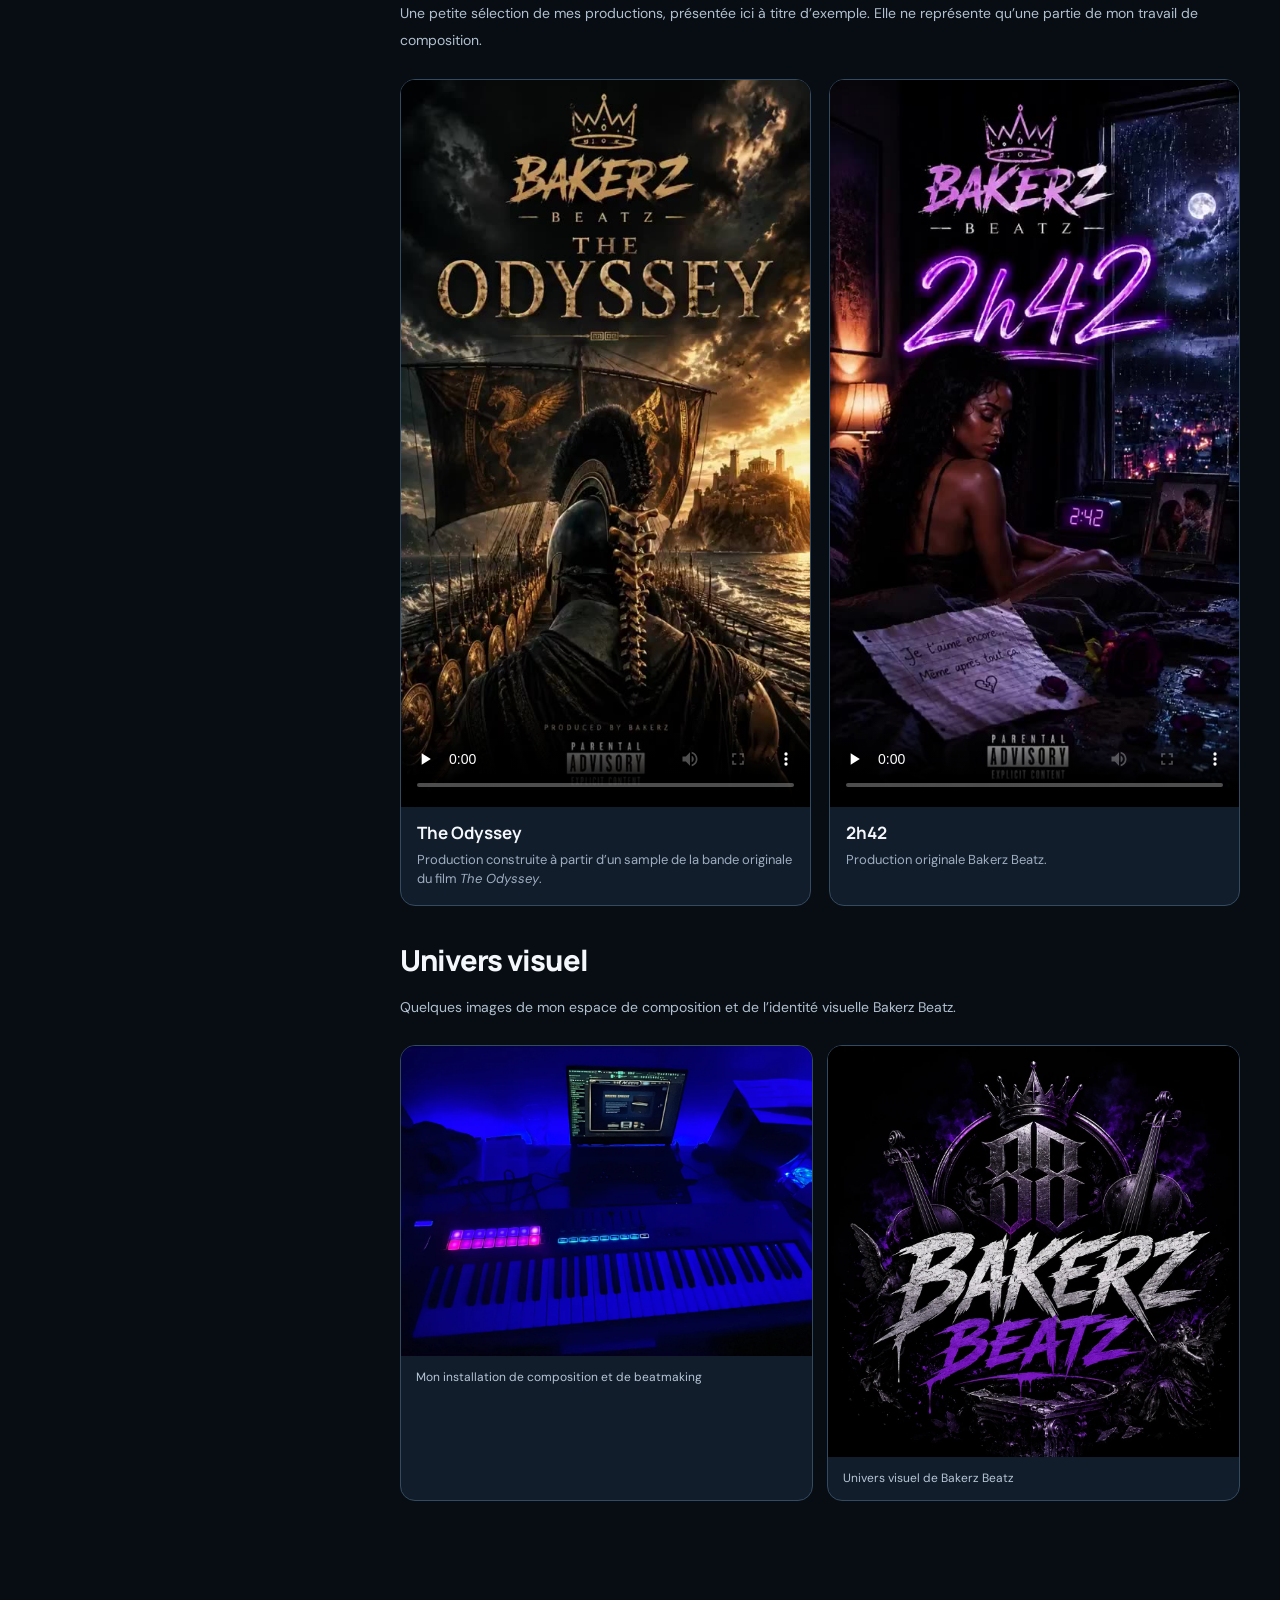
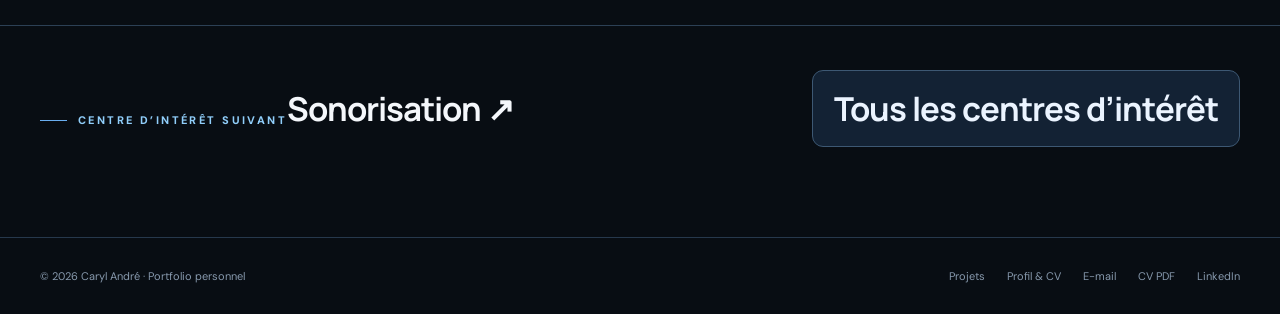
<file: projets/bakerz-beatz.html>
<!DOCTYPE html>

<html lang="fr"><head><meta charset="utf-8"/><meta content="width=device-width,initial-scale=1" name="viewport"/><meta content="#080d13" name="theme-color"/><meta content="index,follow" name="robots"/><meta content="Composition et production de morceaux instrumentaux, entre expérimentation sonore, rythme et identité musicale." name="description"/><title>Bakerz Beatz — Caryl André</title><link href="../assets/mark.svg" rel="icon" type="image/svg+xml"/><link href="../assets/styles.css" rel="stylesheet"/><script defer="" src="../assets/main.js"></script><meta content="website" property="og:type"/><meta content="Bakerz Beatz — Caryl André" property="og:title"/></head><body><a class="skip-link" href="#contenu">Aller au contenu</a><header class="site-header"><div class="container header-inner"><a aria-label="Accueil du portfolio Caryl André" class="brand" href="../index.html"><span class="brand-logo">C/A</span><span>CARYL ANDRÉ<span class="brand-sub">PORTFOLIO / 2026</span></span></a><button aria-controls="navigation" aria-expanded="false" aria-label="Ouvrir le menu" class="menu-toggle"><span></span><span></span><span></span></button><nav aria-label="Navigation principale" class="main-nav" id="navigation"><a href="../index.html#projets">Projets</a><a href="../profil.html">Profil &amp; CV</a><a href="../index.html#apropos">À propos</a><a href="../index.html#contact">Contact</a><a class="nav-cta" href="../assets/cv-caryl-andre-version-fournie.pdf" rel="noopener" target="_blank">Voir mon CV ↗</a></nav></div></header><main id="contenu"><section class="detail-hero"><div class="container"><a class="detail-back" href="../index.html#interets">← Retour aux centres d’intérêt</a><div class="eyebrow">Centre d’intérêt / Composition &amp; production musicale</div><h1>Bakerz Beatz</h1><p class="detail-intro">Composition et production de morceaux instrumentaux, entre expérimentation sonore, rythme et identité musicale.</p><div class="detail-tags"><span class="tag">Créations musicales réalisées</span><span class="tag">FL Studio</span><span class="tag">Beatmaking</span><span class="tag">Musique</span><span class="tag">Création</span></div></div></section><div class="container"><div class="detail-cover art-waveform detail-cover-photo detail-cover-artwork"><img alt="Pochette complète Bakerz Beatz, avec couronne, cordes et inscription Bakerz Beatz blanche et violette" class="detail-photo detail-photo-bakerz-beatz" decoding="async" loading="eager" src="../media/musique/bakerz-beatz-cover.webp"/></div><div class="detail-grid"><aside aria-label="Informations sur le projet" class="detail-sidebar"><div class="detail-meta"><small>Nature du projet</small><strong>Production musicale / projet créatif</strong></div><div class="detail-meta"><small>Mon rôle</small><strong>Composition, beatmaking et production sous FL Studio</strong></div><div class="detail-meta"><small>État actuel</small><strong>Créations musicales réalisées</strong></div></aside><div class="detail-content"><section><h2>Le contexte</h2><p>La musique est un terrain de création où je développe des idées, construis des ambiances et travaille la cohérence d’un morceau.</p></section><section><h2>Mon travail</h2><ul><li>Composition et production de créations musicales sous le nom Bakerz Beatz, réalisées sur FL Studio.</li><li>Exploration de différentes ambiances, structures et textures sonores.</li><li>Recherche d’une identité musicale à travers les rythmes, les arrangements et les ambiances sonores.</li></ul></section><section><h2>Quelques productions</h2><p>Une petite sélection de mes productions, présentée ici à titre d’exemple. Elle ne représente qu’une partie de mon travail de composition.</p><div class="video-grid"><figure class="video-tile"><video controls preload="none" playsinline poster="../media/musique/the-odyssey.jpg" aria-label="Lire la production The Odyssey"><source src="../media/musique/the-odyssey.mp4" type="video/mp4"/>Votre navigateur ne prend pas en charge la vidéo HTML5.</video><figcaption><h3>The Odyssey</h3><p>Production construite à partir d’un sample de la bande originale du film <em>The Odyssey</em>.</p></figcaption></figure><figure class="video-tile"><video controls preload="none" playsinline poster="../media/musique/2h42.jpg" aria-label="Lire la production 2h42"><source src="../media/musique/2h42.mp4" type="video/mp4"/>Votre navigateur ne prend pas en charge la vidéo HTML5.</video><figcaption><h3>2h42</h3><p>Production originale Bakerz Beatz.</p></figcaption></figure></div></section><section><h2>Univers visuel</h2><p>Quelques images de mon espace de composition et de l’identité visuelle Bakerz Beatz.</p><div class="media-grid"><figure class="gallery-item"><a aria-label="Agrandir : Mon installation de composition et de beatmaking" class="gallery-open" data-lightbox="true" href="../media/musique/studio-beatmaking.webp"><img alt="Home studio avec clavier de musique, ordinateur et équipement de production" class="" decoding="async" loading="eager" src="../media/musique/studio-beatmaking.webp"/></a><figcaption>Mon installation de composition et de beatmaking</figcaption></figure><figure class="gallery-item gallery-artwork"><a aria-label="Agrandir : Univers visuel de Bakerz Beatz" class="gallery-open" data-lightbox="true" href="../media/musique/bakerz-beatz-cover.webp"><img alt="Identité visuelle de Bakerz Beatz en blanc et violet" class="" decoding="async" loading="eager" src="../media/musique/bakerz-beatz-cover.webp"/></a><figcaption>Univers visuel de Bakerz Beatz</figcaption></figure></div></section></div></div></div></main><section class="next-project"><div class="container"><div><div class="eyebrow">Centre d’intérêt suivant</div><a href="sonorisation.html">Sonorisation ↗</a></div><a class="btn secondary" href="../index.html#interets">Tous les centres d’intérêt</a></div></section><dialog aria-label="Agrandissement de photographie" class="lightbox" id="media-lightbox"><button aria-label="Fermer la photographie" class="lightbox-close" type="button">×</button><img alt="" src="[data-uri]"/></dialog><footer class="footer"><div class="container footer-inner"><span>© 2026 Caryl André · Portfolio personnel</span><div class="footer-links"><a href="../index.html#projets">Projets</a><a href="../profil.html">Profil &amp; CV</a><a href="mailto:carylandre.work@gmail.com">E-mail</a><a href="../assets/cv-caryl-andre-version-fournie.pdf" rel="noopener" target="_blank">CV PDF</a><a href="https://www.linkedin.com/in/caryl-andr%C3%A9/" rel="noopener" target="_blank">LinkedIn</a></div></div></footer></body></html>
</file>
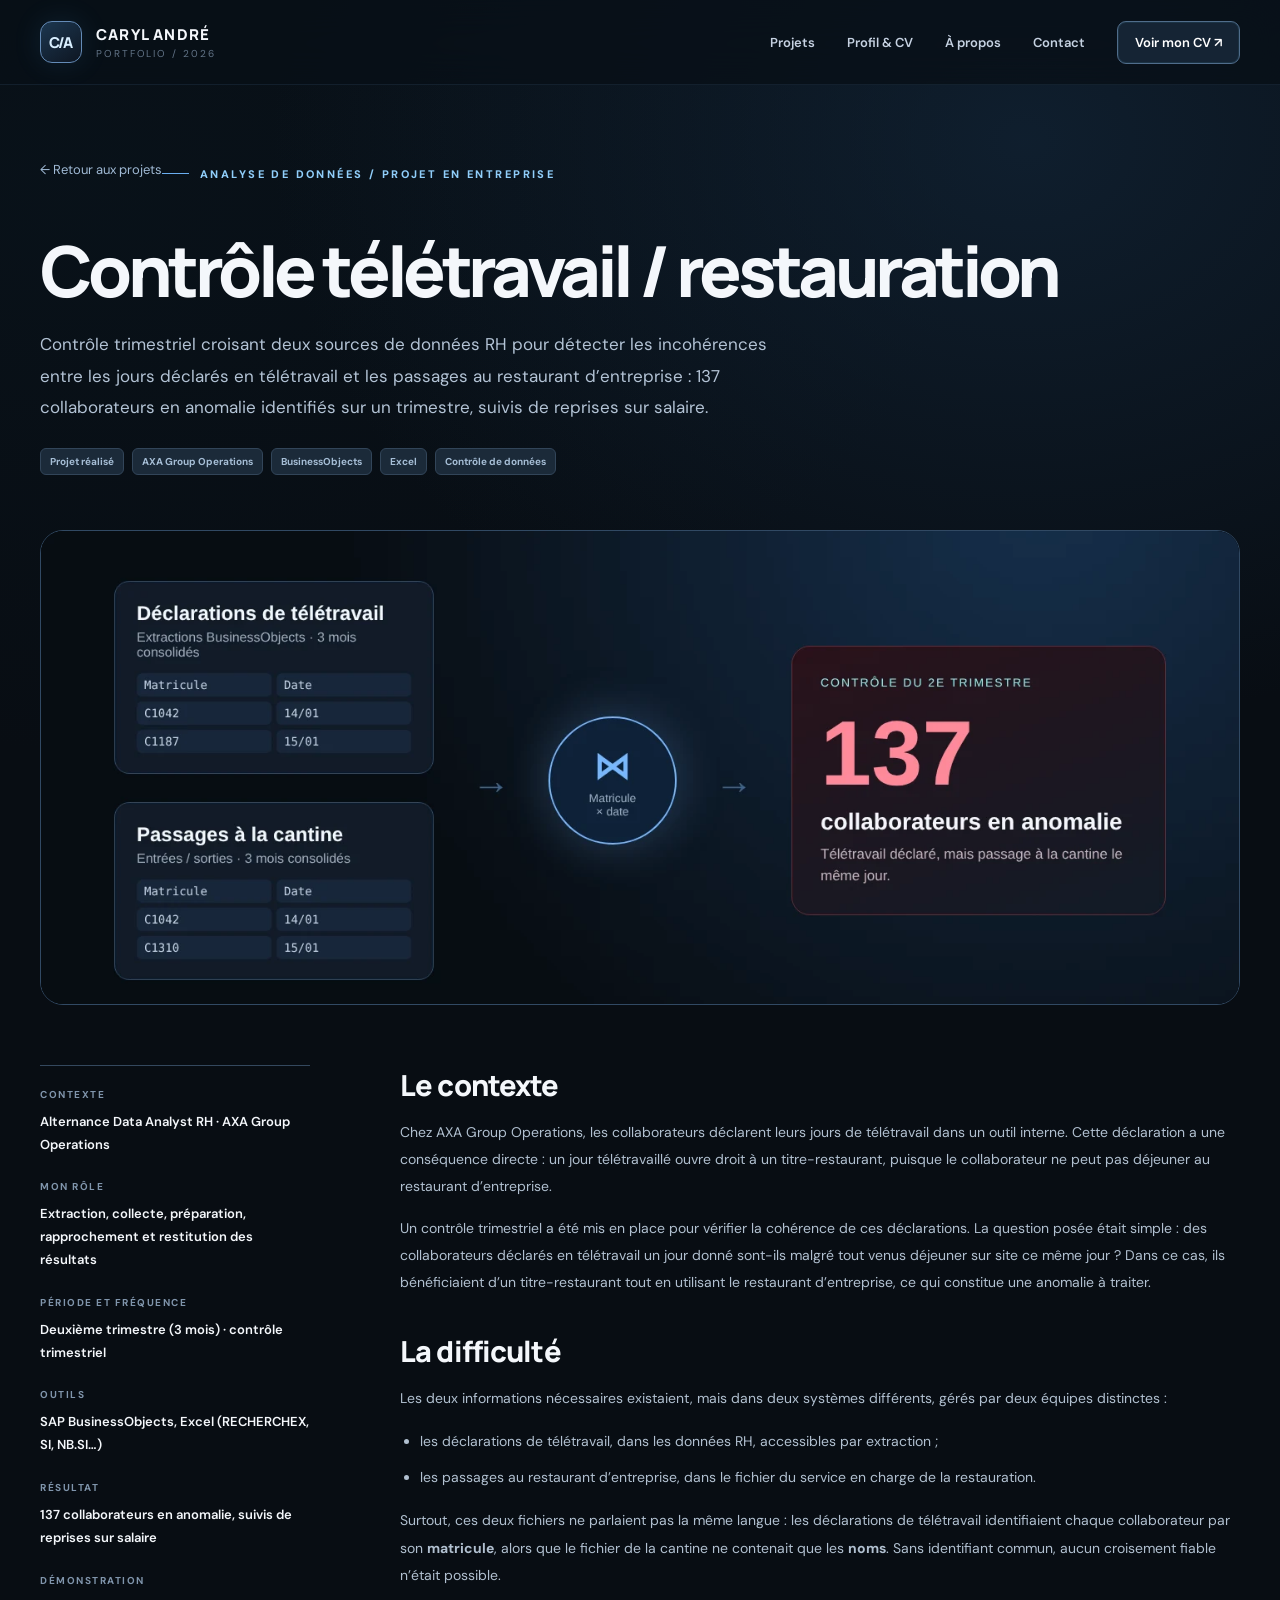
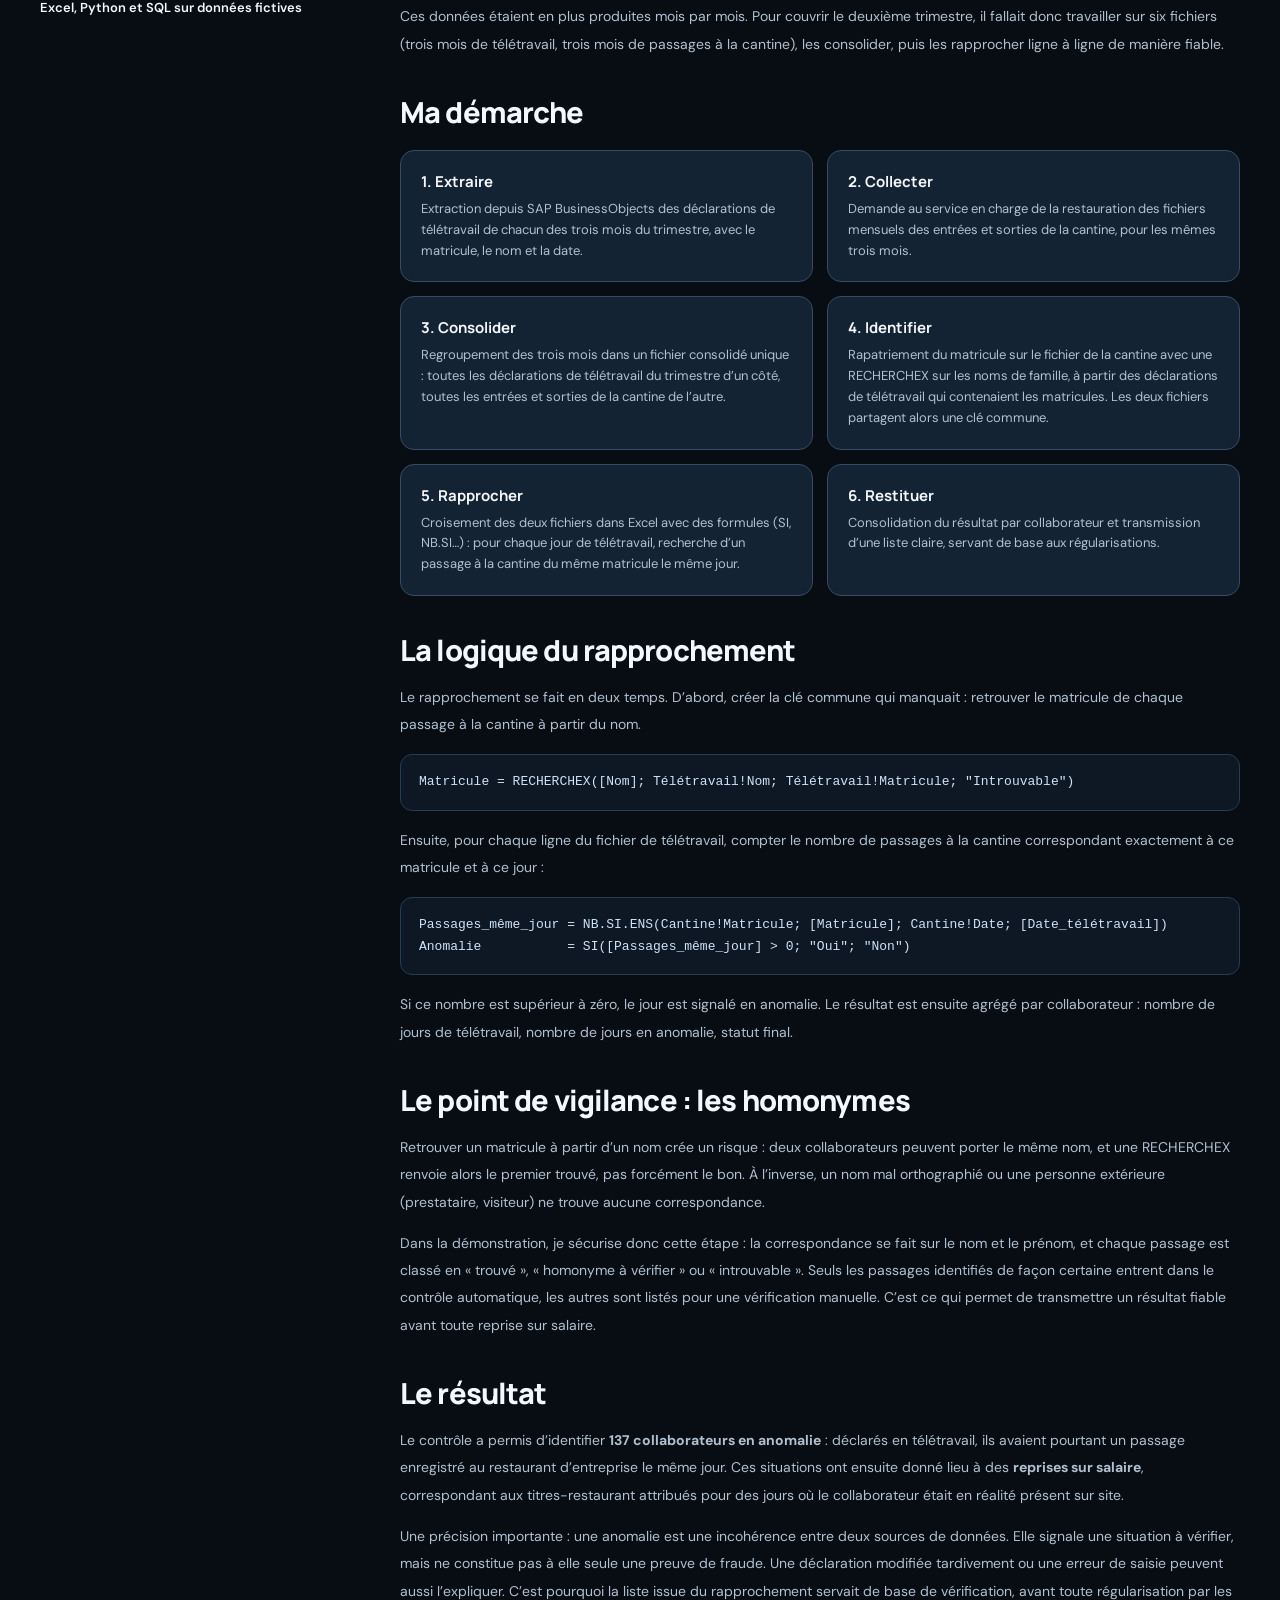
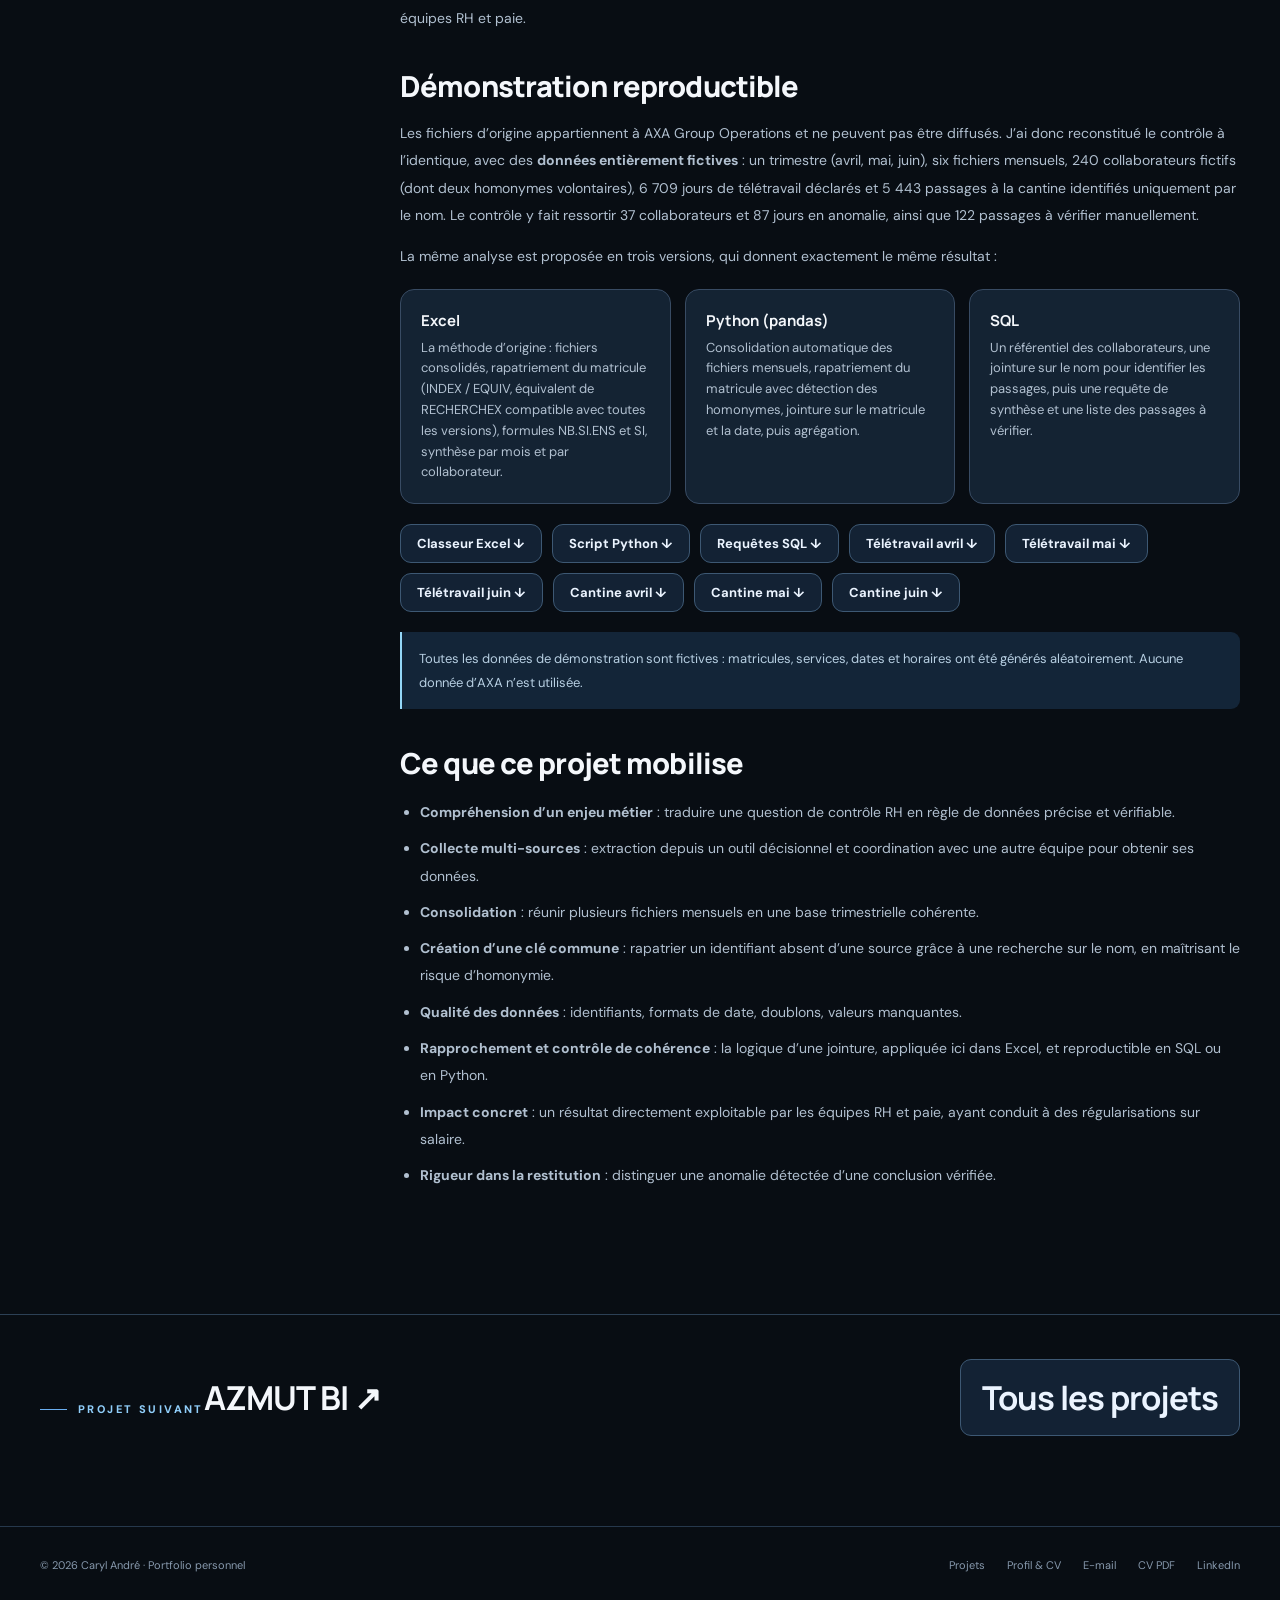
<file: projets/controle-teletravail.html>
<!DOCTYPE html>

<html lang="fr"><head><meta charset="utf-8"/><meta content="width=device-width,initial-scale=1" name="viewport"/><meta content="#080d13" name="theme-color"/><meta name="robots" content="index,follow"/><meta content="Projet data mené en alternance chez AXA Group Operations : rapprochement des déclarations de télétravail et des passages à la cantine pour détecter les anomalies. Contrôle trimestriel, 137 collaborateurs en anomalie, reprises sur salaire. Démonstration Excel, Python et SQL sur données fictives." name="description"/><title>Contrôle télétravail / restauration — Caryl André</title><link href="../assets/mark.svg" rel="icon" type="image/svg+xml"/><link href="../assets/styles.css" rel="stylesheet"/><script defer="" src="../assets/main.js"></script><meta property="og:type" content="website"/><meta property="og:title" content="AZMUT BI — Caryl André"/></head><body><a class="skip-link" href="#contenu">Aller au contenu</a><header class="site-header"><div class="container header-inner"><a aria-label="Accueil du portfolio Caryl André" class="brand" href="../index.html"><span class="brand-logo">C/A</span><span>CARYL ANDRÉ<span class="brand-sub">PORTFOLIO / 2026</span></span></a><button aria-controls="navigation" aria-expanded="false" aria-label="Ouvrir le menu" class="menu-toggle"><span></span><span></span><span></span></button><nav aria-label="Navigation principale" class="main-nav" id="navigation"><a href="../index.html#projets">Projets</a><a href="../profil.html">Profil &amp; CV</a><a href="../index.html#apropos">À propos</a><a href="../index.html#contact">Contact</a><a class="nav-cta" href="../assets/cv-caryl-andre-version-fournie.pdf" rel="noopener" target="_blank">Voir mon CV ↗</a></nav></div></header><main id="contenu"><section class="detail-hero"><div class="container"><a class="detail-back" href="../index.html#projets">← Retour aux projets</a><div class="eyebrow">Analyse de données / Projet en entreprise</div><h1>Contrôle télétravail / restauration</h1><p class="detail-intro">Contrôle trimestriel croisant deux sources de données RH pour détecter les incohérences entre les jours déclarés en télétravail et les passages au restaurant d’entreprise : 137 collaborateurs en anomalie identifiés sur un trimestre, suivis de reprises sur salaire.</p><div class="detail-tags"><span class="tag">Projet réalisé</span><span class="tag">AXA Group Operations</span><span class="tag">BusinessObjects</span><span class="tag">Excel</span><span class="tag">Contrôle de données</span></div></div></section><div class="container"><div class="detail-cover detail-cover-photo"><img alt="Schéma du rapprochement entre les déclarations de télétravail et les passages à la cantine, aboutissant à 137 collaborateurs en anomalie" class="detail-photo detail-photo-schema" decoding="async" loading="eager" src="../media/controle-teletravail/schema-rapprochement-carte.webp"/></div><div class="detail-grid"><aside aria-label="Informations sur le projet" class="detail-sidebar"><div class="detail-meta"><small>Contexte</small><strong>Alternance Data Analyst RH · AXA Group Operations</strong></div><div class="detail-meta"><small>Mon rôle</small><strong>Extraction, collecte, préparation, rapprochement et restitution des résultats</strong></div><div class="detail-meta"><small>Période et fréquence</small><strong>Deuxième trimestre (3 mois) · contrôle trimestriel</strong></div><div class="detail-meta"><small>Outils</small><strong>SAP BusinessObjects, Excel (RECHERCHEX, SI, NB.SI…)</strong></div><div class="detail-meta"><small>Résultat</small><strong>137 collaborateurs en anomalie, suivis de reprises sur salaire</strong></div><div class="detail-meta"><small>Démonstration</small><strong>Excel, Python et SQL sur données fictives</strong></div></aside><div class="detail-content"><section><h2>Le contexte</h2><p>Chez AXA Group Operations, les collaborateurs déclarent leurs jours de télétravail dans un outil interne. Cette déclaration a une conséquence directe : un jour télétravaillé ouvre droit à un titre-restaurant, puisque le collaborateur ne peut pas déjeuner au restaurant d’entreprise.</p><p>Un contrôle trimestriel a été mis en place pour vérifier la cohérence de ces déclarations. La question posée était simple : des collaborateurs déclarés en télétravail un jour donné sont-ils malgré tout venus déjeuner sur site ce même jour ? Dans ce cas, ils bénéficiaient d’un titre-restaurant tout en utilisant le restaurant d’entreprise, ce qui constitue une anomalie à traiter.</p></section><section><h2>La difficulté</h2><p>Les deux informations nécessaires existaient, mais dans deux systèmes différents, gérés par deux équipes distinctes :</p><ul><li>les déclarations de télétravail, dans les données RH, accessibles par extraction ;</li><li>les passages au restaurant d’entreprise, dans le fichier du service en charge de la restauration.</li></ul><p>Surtout, ces deux fichiers ne parlaient pas la même langue : les déclarations de télétravail identifiaient chaque collaborateur par son <strong>matricule</strong>, alors que le fichier de la cantine ne contenait que les <strong>noms</strong>. Sans identifiant commun, aucun croisement fiable n’était possible.</p><p>Ces données étaient en plus produites mois par mois. Pour couvrir le deuxième trimestre, il fallait donc travailler sur six fichiers (trois mois de télétravail, trois mois de passages à la cantine), les consolider, puis les rapprocher ligne à ligne de manière fiable.</p></section><section><h2>Ma démarche</h2><div class="az-steps"><div class="media-tile"><h4>1. Extraire</h4><p>Extraction depuis SAP BusinessObjects des déclarations de télétravail de chacun des trois mois du trimestre, avec le matricule, le nom et la date.</p></div><div class="media-tile"><h4>2. Collecter</h4><p>Demande au service en charge de la restauration des fichiers mensuels des entrées et sorties de la cantine, pour les mêmes trois mois.</p></div><div class="media-tile"><h4>3. Consolider</h4><p>Regroupement des trois mois dans un fichier consolidé unique : toutes les déclarations de télétravail du trimestre d’un côté, toutes les entrées et sorties de la cantine de l’autre.</p></div><div class="media-tile"><h4>4. Identifier</h4><p>Rapatriement du matricule sur le fichier de la cantine avec une RECHERCHEX sur les noms de famille, à partir des déclarations de télétravail qui contenaient les matricules. Les deux fichiers partagent alors une clé commune.</p></div><div class="media-tile"><h4>5. Rapprocher</h4><p>Croisement des deux fichiers dans Excel avec des formules (SI, NB.SI…) : pour chaque jour de télétravail, recherche d’un passage à la cantine du même matricule le même jour.</p></div><div class="media-tile"><h4>6. Restituer</h4><p>Consolidation du résultat par collaborateur et transmission d’une liste claire, servant de base aux régularisations.</p></div></div></section><section><h2>La logique du rapprochement</h2><p>Le rapprochement se fait en deux temps. D’abord, créer la clé commune qui manquait : retrouver le matricule de chaque passage à la cantine à partir du nom.</p><pre><code>Matricule = RECHERCHEX([Nom]; Télétravail!Nom; Télétravail!Matricule; "Introuvable")</code></pre><p>Ensuite, pour chaque ligne du fichier de télétravail, compter le nombre de passages à la cantine correspondant exactement à ce matricule et à ce jour :</p><pre><code>Passages_même_jour = NB.SI.ENS(Cantine!Matricule; [Matricule]; Cantine!Date; [Date_télétravail])
Anomalie           = SI([Passages_même_jour] &gt; 0; "Oui"; "Non")</code></pre><p>Si ce nombre est supérieur à zéro, le jour est signalé en anomalie. Le résultat est ensuite agrégé par collaborateur : nombre de jours de télétravail, nombre de jours en anomalie, statut final.</p></section><section><h2>Le point de vigilance : les homonymes</h2><p>Retrouver un matricule à partir d’un nom crée un risque : deux collaborateurs peuvent porter le même nom, et une RECHERCHEX renvoie alors le premier trouvé, pas forcément le bon. À l’inverse, un nom mal orthographié ou une personne extérieure (prestataire, visiteur) ne trouve aucune correspondance.</p><p>Dans la démonstration, je sécurise donc cette étape : la correspondance se fait sur le nom et le prénom, et chaque passage est classé en « trouvé », « homonyme à vérifier » ou « introuvable ». Seuls les passages identifiés de façon certaine entrent dans le contrôle automatique, les autres sont listés pour une vérification manuelle. C’est ce qui permet de transmettre un résultat fiable avant toute reprise sur salaire.</p></section><section><h2>Le résultat</h2><p>Le contrôle a permis d’identifier <strong>137 collaborateurs en anomalie</strong> : déclarés en télétravail, ils avaient pourtant un passage enregistré au restaurant d’entreprise le même jour. Ces situations ont ensuite donné lieu à des <strong>reprises sur salaire</strong>, correspondant aux titres-restaurant attribués pour des jours où le collaborateur était en réalité présent sur site.</p><p>Une précision importante : une anomalie est une incohérence entre deux sources de données. Elle signale une situation à vérifier, mais ne constitue pas à elle seule une preuve de fraude. Une déclaration modifiée tardivement ou une erreur de saisie peuvent aussi l’expliquer. C’est pourquoi la liste issue du rapprochement servait de base de vérification, avant toute régularisation par les équipes RH et paie.</p></section><section><h2>Démonstration reproductible</h2><p>Les fichiers d’origine appartiennent à AXA Group Operations et ne peuvent pas être diffusés. J’ai donc reconstitué le contrôle à l’identique, avec des <strong>données entièrement fictives</strong> : un trimestre (avril, mai, juin), six fichiers mensuels, 240 collaborateurs fictifs (dont deux homonymes volontaires), 6&nbsp;709 jours de télétravail déclarés et 5&nbsp;443 passages à la cantine identifiés uniquement par le nom. Le contrôle y fait ressortir 37 collaborateurs et 87 jours en anomalie, ainsi que 122 passages à vérifier manuellement.</p><p>La même analyse est proposée en trois versions, qui donnent exactement le même résultat :</p><div class="az-steps az-steps-3"><div class="media-tile"><h4>Excel</h4><p>La méthode d’origine : fichiers consolidés, rapatriement du matricule (INDEX / EQUIV, équivalent de RECHERCHEX compatible avec toutes les versions), formules NB.SI.ENS et SI, synthèse par mois et par collaborateur.</p></div><div class="media-tile"><h4>Python (pandas)</h4><p>Consolidation automatique des fichiers mensuels, rapatriement du matricule avec détection des homonymes, jointure sur le matricule et la date, puis agrégation.</p></div><div class="media-tile"><h4>SQL</h4><p>Un référentiel des collaborateurs, une jointure sur le nom pour identifier les passages, puis une requête de synthèse et une liste des passages à vérifier.</p></div></div><div class="download-list"><a class="btn secondary" href="../ressources/controle-teletravail/controle_teletravail_demo.xlsx" download>Classeur Excel ↓</a><a class="btn secondary" href="../ressources/controle-teletravail/controle_teletravail.py" download>Script Python ↓</a><a class="btn secondary" href="../ressources/controle-teletravail/controle_teletravail.sql" download>Requêtes SQL ↓</a><a class="btn secondary" href="../ressources/controle-teletravail/teletravail_2026-04_avril.csv" download>Télétravail avril ↓</a><a class="btn secondary" href="../ressources/controle-teletravail/teletravail_2026-05_mai.csv" download>Télétravail mai ↓</a><a class="btn secondary" href="../ressources/controle-teletravail/teletravail_2026-06_juin.csv" download>Télétravail juin ↓</a><a class="btn secondary" href="../ressources/controle-teletravail/cantine_2026-04_avril.csv" download>Cantine avril ↓</a><a class="btn secondary" href="../ressources/controle-teletravail/cantine_2026-05_mai.csv" download>Cantine mai ↓</a><a class="btn secondary" href="../ressources/controle-teletravail/cantine_2026-06_juin.csv" download>Cantine juin ↓</a></div><div class="callout-note">Toutes les données de démonstration sont fictives : matricules, services, dates et horaires ont été générés aléatoirement. Aucune donnée d’AXA n’est utilisée.</div></section><section><h2>Ce que ce projet mobilise</h2><ul><li><strong>Compréhension d’un enjeu métier</strong> : traduire une question de contrôle RH en règle de données précise et vérifiable.</li><li><strong>Collecte multi-sources</strong> : extraction depuis un outil décisionnel et coordination avec une autre équipe pour obtenir ses données.</li><li><strong>Consolidation</strong> : réunir plusieurs fichiers mensuels en une base trimestrielle cohérente.</li><li><strong>Création d’une clé commune</strong> : rapatrier un identifiant absent d’une source grâce à une recherche sur le nom, en maîtrisant le risque d’homonymie.</li><li><strong>Qualité des données</strong> : identifiants, formats de date, doublons, valeurs manquantes.</li><li><strong>Rapprochement et contrôle de cohérence</strong> : la logique d’une jointure, appliquée ici dans Excel, et reproductible en SQL ou en Python.</li><li><strong>Impact concret</strong> : un résultat directement exploitable par les équipes RH et paie, ayant conduit à des régularisations sur salaire.</li><li><strong>Rigueur dans la restitution</strong> : distinguer une anomalie détectée d’une conclusion vérifiée.</li></ul></section></div></div></div></main><section class="next-project"><div class="container"><div><div class="eyebrow">Projet suivant</div><a href="azmut-bi.html">AZMUT BI ↗</a></div><a class="btn secondary" href="../index.html#projets">Tous les projets</a></div></section><dialog aria-label="Agrandissement de photographie" class="lightbox" id="media-lightbox"><button aria-label="Fermer la photographie" class="lightbox-close" type="button">×</button><img alt="" src="[data-uri]"/></dialog><footer class="footer"><div class="container footer-inner"><span>© 2026 Caryl André · Portfolio personnel</span><div class="footer-links"><a href="../index.html#projets">Projets</a><a href="../profil.html">Profil &amp; CV</a><a href="mailto:carylandre.work@gmail.com">E-mail</a><a href="../assets/cv-caryl-andre-version-fournie.pdf" rel="noopener" target="_blank">CV PDF</a><a href="https://www.linkedin.com/in/caryl-andr%C3%A9/" rel="noopener" target="_blank">LinkedIn</a></div></div></footer></body></html>
</file>
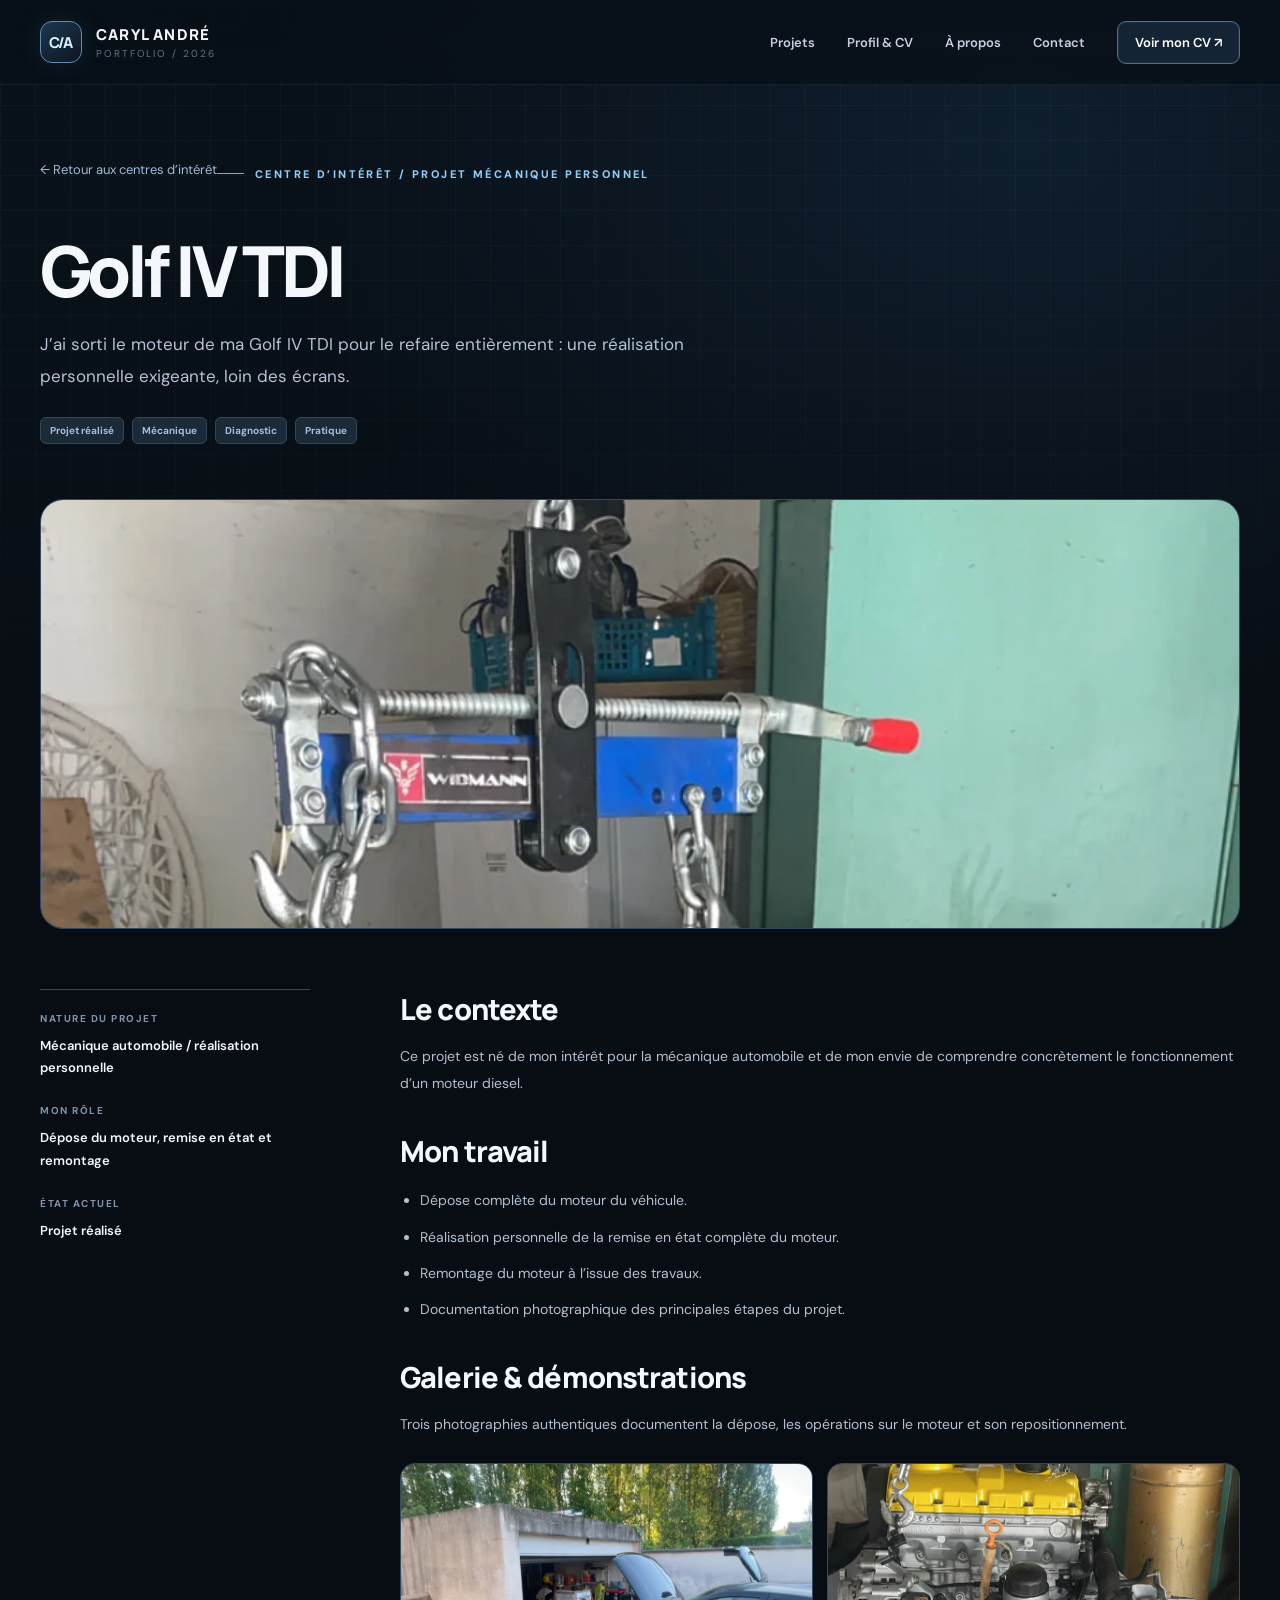
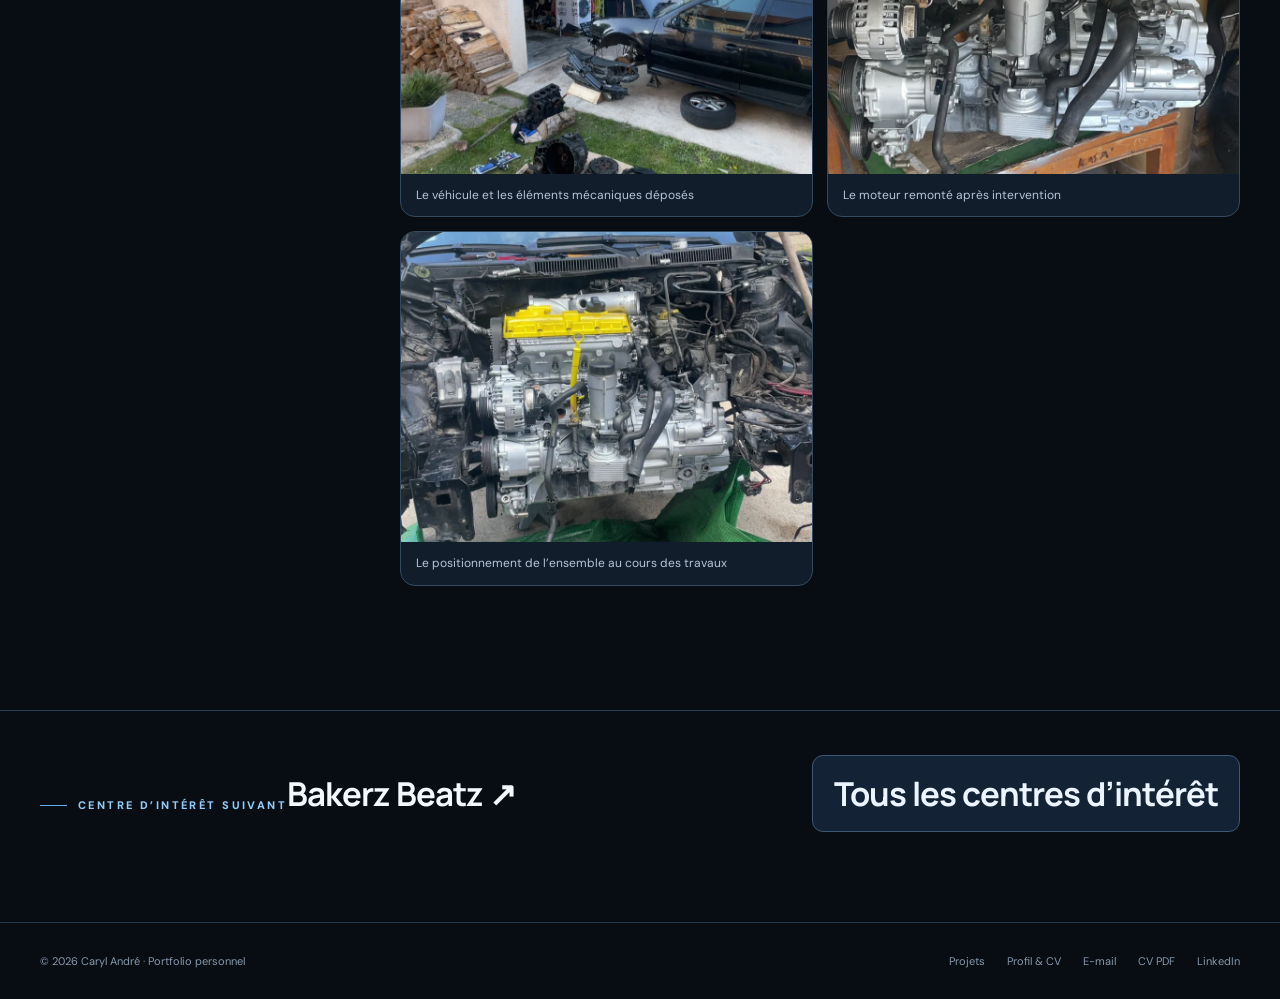
<file: projets/golf-iv-tdi.html>
<!DOCTYPE html>

<html lang="fr"><head><meta charset="utf-8"/><meta content="width=device-width,initial-scale=1" name="viewport"/><meta content="#080d13" name="theme-color"/><meta content="index,follow" name="robots"/><meta content="J’ai sorti le moteur de ma Golf IV TDI pour le refaire entièrement : une réalisation personnelle exigeante, loin des écrans." name="description"/><title>Golf IV TDI — Caryl André</title><link href="../assets/mark.svg" rel="icon" type="image/svg+xml"/><link href="../assets/styles.css" rel="stylesheet"/><script defer="" src="../assets/main.js"></script><meta content="website" property="og:type"/><meta content="Golf IV TDI — Caryl André" property="og:title"/></head><body><a class="skip-link" href="#contenu">Aller au contenu</a><header class="site-header"><div class="container header-inner"><a aria-label="Accueil du portfolio Caryl André" class="brand" href="../index.html"><span class="brand-logo">C/A</span><span>CARYL ANDRÉ<span class="brand-sub">PORTFOLIO / 2026</span></span></a><button aria-controls="navigation" aria-expanded="false" aria-label="Ouvrir le menu" class="menu-toggle"><span></span><span></span><span></span></button><nav aria-label="Navigation principale" class="main-nav" id="navigation"><a href="../index.html#projets">Projets</a><a href="../profil.html">Profil &amp; CV</a><a href="../index.html#apropos">À propos</a><a href="../index.html#contact">Contact</a><a class="nav-cta" href="../assets/cv-caryl-andre-version-fournie.pdf" rel="noopener" target="_blank">Voir mon CV ↗</a></nav></div></header><main id="contenu"><section class="detail-hero"><div class="container"><a class="detail-back" href="../index.html#interets">← Retour aux centres d’intérêt</a><div class="eyebrow">Centre d’intérêt / Projet mécanique personnel</div><h1>Golf IV TDI</h1><p class="detail-intro">J’ai sorti le moteur de ma Golf IV TDI pour le refaire entièrement : une réalisation personnelle exigeante, loin des écrans.</p><div class="detail-tags"><span class="tag">Projet réalisé</span><span class="tag">Mécanique</span><span class="tag">Diagnostic</span><span class="tag">Pratique</span></div></div></section><div class="container"><div class="detail-cover art-engine detail-cover-photo"><img alt="Moteur Volkswagen Golf IV TDI remonté, sur un support d’atelier" class="detail-photo detail-photo-golf-iv-tdi" decoding="async" loading="eager" src="../media/golf-iv/02-moteur-refait.webp"/></div><div class="detail-grid"><aside aria-label="Informations sur le projet" class="detail-sidebar"><div class="detail-meta"><small>Nature du projet</small><strong>Mécanique automobile / réalisation personnelle</strong></div><div class="detail-meta"><small>Mon rôle</small><strong>Dépose du moteur, remise en état et remontage</strong></div><div class="detail-meta"><small>État actuel</small><strong>Projet réalisé</strong></div></aside><div class="detail-content"><section><h2>Le contexte</h2><p>Ce projet est né de mon intérêt pour la mécanique automobile et de mon envie de comprendre concrètement le fonctionnement d’un moteur diesel.</p></section><section><h2>Mon travail</h2><ul><li>Dépose complète du moteur du véhicule.</li><li>Réalisation personnelle de la remise en état complète du moteur.</li><li>Remontage du moteur à l’issue des travaux.</li><li>Documentation photographique des principales étapes du projet.</li></ul></section><section><h2>Galerie &amp; démonstrations</h2><p>Trois photographies authentiques documentent la dépose, les opérations sur le moteur et son repositionnement.</p><div class="media-grid"><figure class="gallery-item"><a aria-label="Agrandir : Le véhicule et les éléments mécaniques déposés" class="gallery-open" data-lightbox="true" href="../media/golf-iv/01-depose.webp"><img alt="Vue du véhicule démonté et des pièces déposées" class="" decoding="async" loading="lazy" src="../media/golf-iv/01-depose.webp"/></a><figcaption>Le véhicule et les éléments mécaniques déposés</figcaption></figure><figure class="gallery-item"><a aria-label="Agrandir : Le moteur remonté après intervention" class="gallery-open" data-lightbox="true" href="../media/golf-iv/02-moteur-refait.webp"><img alt="Ensemble moteur remis en état dans un espace d’atelier" class="" decoding="async" loading="lazy" src="../media/golf-iv/02-moteur-refait.webp"/></a><figcaption>Le moteur remonté après intervention</figcaption></figure><figure class="gallery-item"><a aria-label="Agrandir : Le positionnement de l’ensemble au cours des travaux" class="gallery-open" data-lightbox="true" href="../media/golf-iv/03-repose.webp"><img alt="Ensemble moteur placé devant le compartiment moteur du véhicule" class="" decoding="async" loading="lazy" src="../media/golf-iv/03-repose.webp"/></a><figcaption>Le positionnement de l’ensemble au cours des travaux</figcaption></figure></div></section></div></div></div></main><section class="next-project"><div class="container"><div><div class="eyebrow">Centre d’intérêt suivant</div><a href="bakerz-beatz.html">Bakerz Beatz ↗</a></div><a class="btn secondary" href="../index.html#interets">Tous les centres d’intérêt</a></div></section><dialog aria-label="Agrandissement de photographie" class="lightbox" id="media-lightbox"><button aria-label="Fermer la photographie" class="lightbox-close" type="button">×</button><img alt="" src="[data-uri]"/></dialog><footer class="footer"><div class="container footer-inner"><span>© 2026 Caryl André · Portfolio personnel</span><div class="footer-links"><a href="../index.html#projets">Projets</a><a href="../profil.html">Profil &amp; CV</a><a href="mailto:carylandre.work@gmail.com">E-mail</a><a href="../assets/cv-caryl-andre-version-fournie.pdf" rel="noopener" target="_blank">CV PDF</a><a href="https://www.linkedin.com/in/caryl-andr%C3%A9/" rel="noopener" target="_blank">LinkedIn</a></div></div></footer></body></html>
</file>
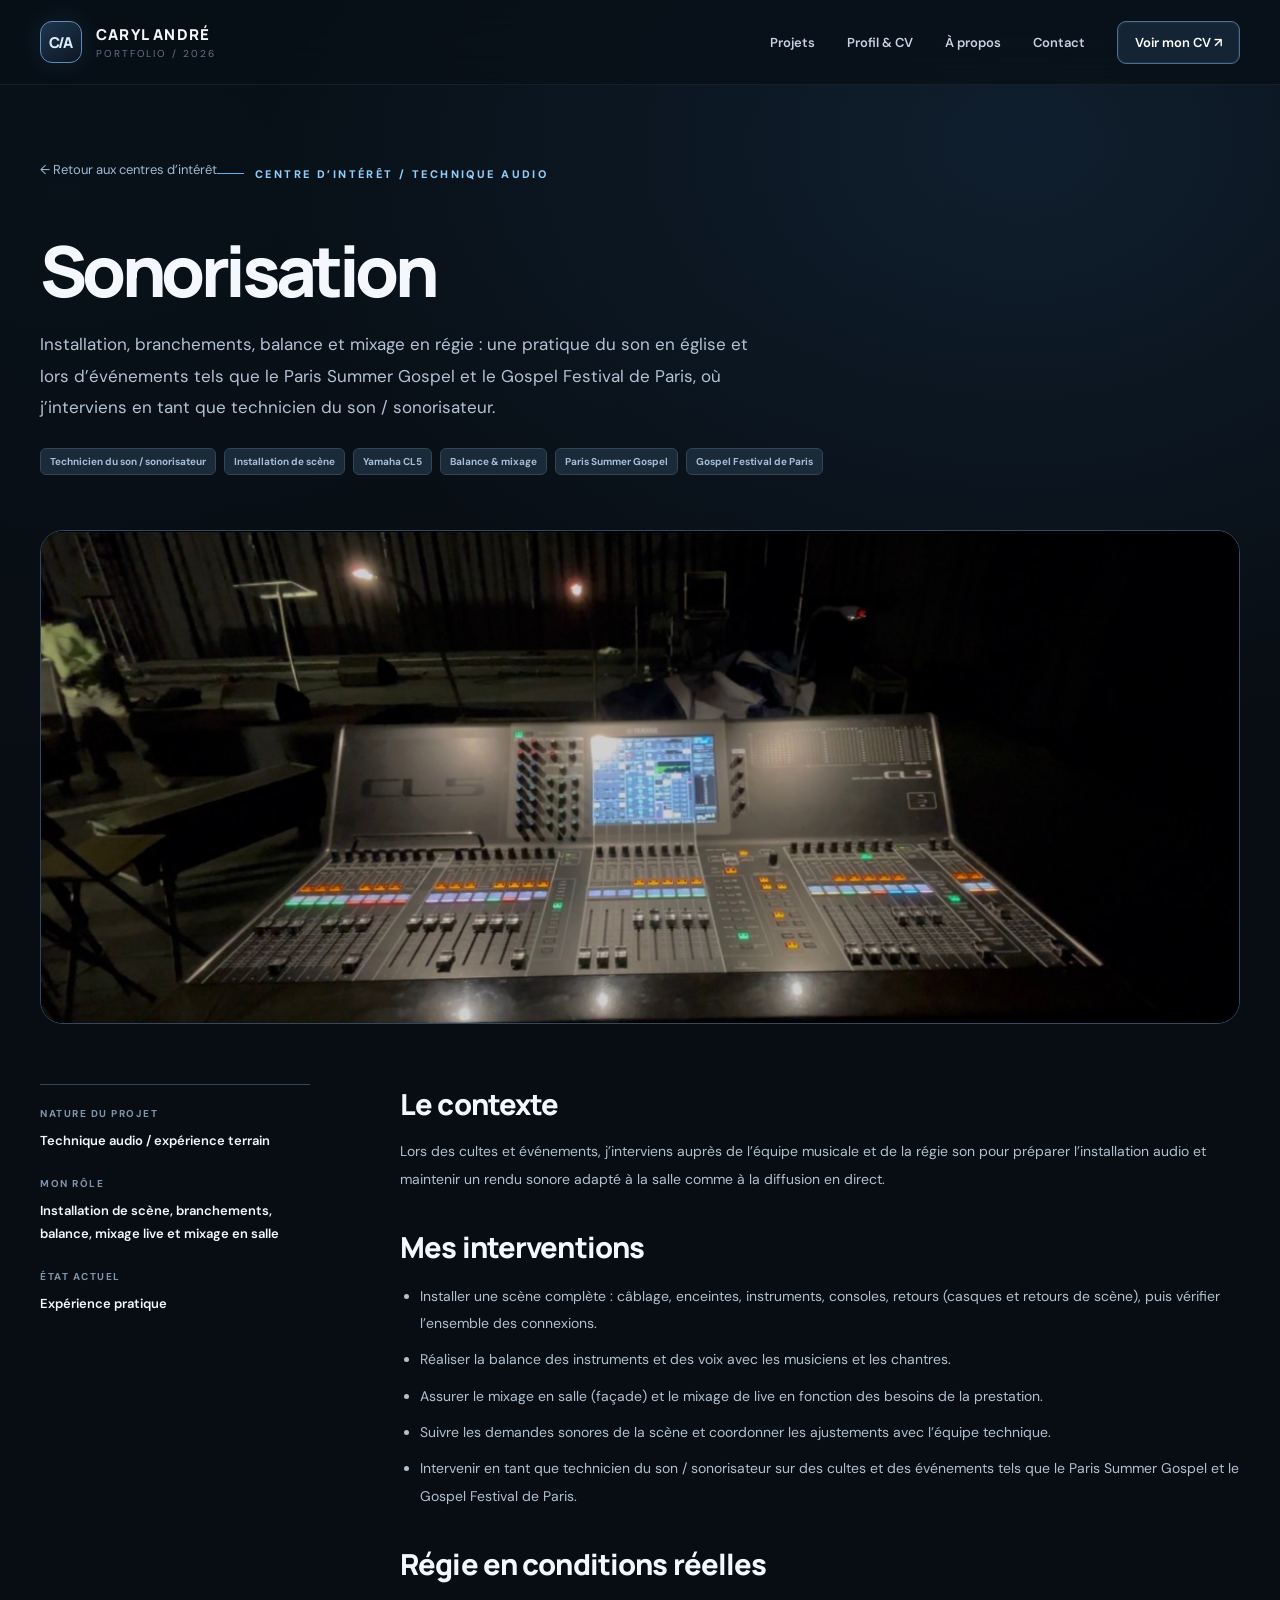
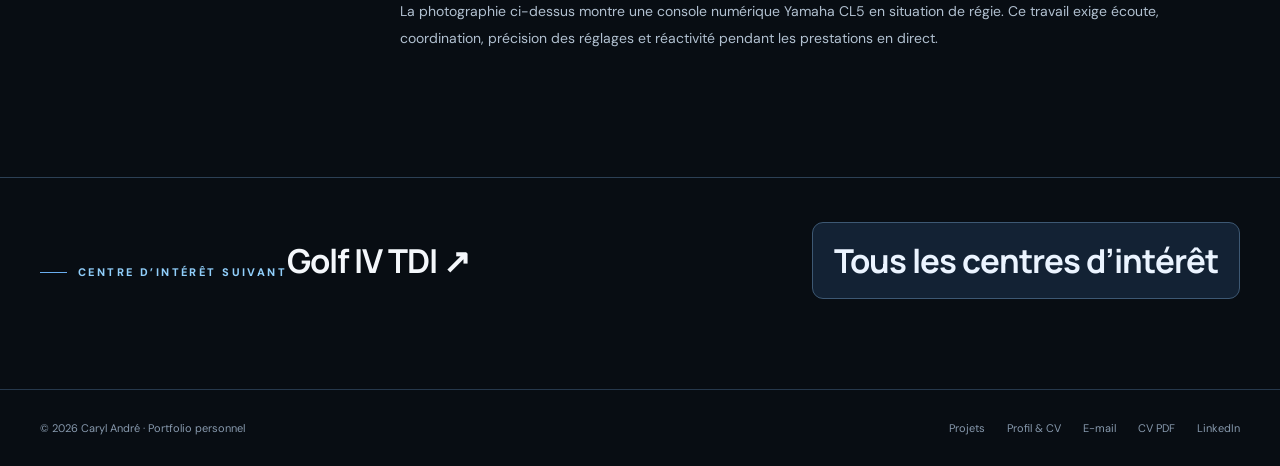
<file: projets/sonorisation.html>
<!DOCTYPE html>

<html lang="fr"><head><meta charset="utf-8"/><meta content="width=device-width,initial-scale=1" name="viewport"/><meta content="#080d13" name="theme-color"/><meta content="Sonorisation : branchements, balances voix et instruments, mixage en salle et mixage de live, en tant que technicien du son / sonorisateur lors de cultes et d’événements comme le Paris Summer Gospel et le Gospel Festival de Paris." name="description"/><title>Sonorisation — Caryl André</title><link href="../assets/mark.svg" rel="icon" type="image/svg+xml"/><link href="../assets/styles.css" rel="stylesheet"/><script defer="" src="../assets/main.js"></script><meta content="website" property="og:type"/><meta content="Sonorisation — Caryl André" property="og:title"/></head><body><a class="skip-link" href="#contenu">Aller au contenu</a><header class="site-header"><div class="container header-inner"><a aria-label="Accueil du portfolio Caryl André" class="brand" href="../index.html"><span class="brand-logo">C/A</span><span>CARYL ANDRÉ<span class="brand-sub">PORTFOLIO / 2026</span></span></a><button aria-controls="navigation" aria-expanded="false" aria-label="Ouvrir le menu" class="menu-toggle"><span></span><span></span><span></span></button><nav aria-label="Navigation principale" class="main-nav" id="navigation"><a href="../index.html#projets">Projets</a><a href="../profil.html">Profil &amp; CV</a><a href="../index.html#apropos">À propos</a><a href="../index.html#contact">Contact</a><a class="nav-cta" href="../assets/cv-caryl-andre-version-fournie.pdf" rel="noopener" target="_blank">Voir mon CV ↗</a></nav></div></header><main id="contenu"><section class="detail-hero"><div class="container"><a class="detail-back" href="../index.html#interets">← Retour aux centres d’intérêt</a><div class="eyebrow">Centre d’intérêt / Technique audio</div><h1>Sonorisation</h1><p class="detail-intro">Installation, branchements, balance et mixage en régie : une pratique du son en église et lors d’événements tels que le Paris Summer Gospel et le Gospel Festival de Paris, où j’interviens en tant que technicien du son / sonorisateur.</p><div class="detail-tags"><span class="tag">Technicien du son / sonorisateur</span><span class="tag">Installation de scène</span><span class="tag">Yamaha CL5</span><span class="tag">Balance &amp; mixage</span><span class="tag">Paris Summer Gospel</span><span class="tag">Gospel Festival de Paris</span></div></div></section><div class="container"><div class="detail-cover detail-cover-photo detail-cover-console"><img alt="Photographie réelle de la console de mixage Yamaha CL5 installée en régie face à la scène" class="detail-photo detail-photo-sonorisation" decoding="async" loading="eager" src="../media/sonorisation/console-yamaha-cl5-originale.jpg"/></div><div class="detail-grid"><aside aria-label="Informations sur le projet" class="detail-sidebar"><div class="detail-meta"><small>Nature du projet</small><strong>Technique audio / expérience terrain</strong></div><div class="detail-meta"><small>Mon rôle</small><strong>Installation de scène, branchements, balance, mixage live et mixage en salle</strong></div><div class="detail-meta"><small>État actuel</small><strong>Expérience pratique</strong></div></aside><div class="detail-content"><section><h2>Le contexte</h2><p>Lors des cultes et événements, j’interviens auprès de l’équipe musicale et de la régie son pour préparer l’installation audio et maintenir un rendu sonore adapté à la salle comme à la diffusion en direct.</p></section><section><h2>Mes interventions</h2><ul><li>Installer une scène complète : câblage, enceintes, instruments, consoles, retours (casques et retours de scène), puis vérifier l’ensemble des connexions.</li><li>Réaliser la balance des instruments et des voix avec les musiciens et les chantres.</li><li>Assurer le mixage en salle (façade) et le mixage de live en fonction des besoins de la prestation.</li><li>Suivre les demandes sonores de la scène et coordonner les ajustements avec l’équipe technique.</li><li>Intervenir en tant que technicien du son / sonorisateur sur des cultes et des événements tels que le Paris Summer Gospel et le Gospel Festival de Paris.</li></ul></section><section><h2>Régie en conditions réelles</h2><p>La photographie ci-dessus montre une console numérique Yamaha CL5 en situation de régie. Ce travail exige écoute, coordination, précision des réglages et réactivité pendant les prestations en direct.</p></section></div></div></div></main><section class="next-project"><div class="container"><div><div class="eyebrow">Centre d’intérêt suivant</div><a href="golf-iv-tdi.html">Golf IV TDI ↗</a></div><a class="btn secondary" href="../index.html#interets">Tous les centres d’intérêt</a></div></section><footer class="footer"><div class="container footer-inner"><span>© 2026 Caryl André · Portfolio personnel</span><div class="footer-links"><a href="../index.html#projets">Projets</a><a href="../profil.html">Profil &amp; CV</a><a href="mailto:carylandre.work@gmail.com">E-mail</a><a href="../assets/cv-caryl-andre-version-fournie.pdf" rel="noopener" target="_blank">CV PDF</a><a href="https://www.linkedin.com/in/caryl-andr%C3%A9/" rel="noopener" target="_blank">LinkedIn</a></div></div></footer></body></html>
</file>
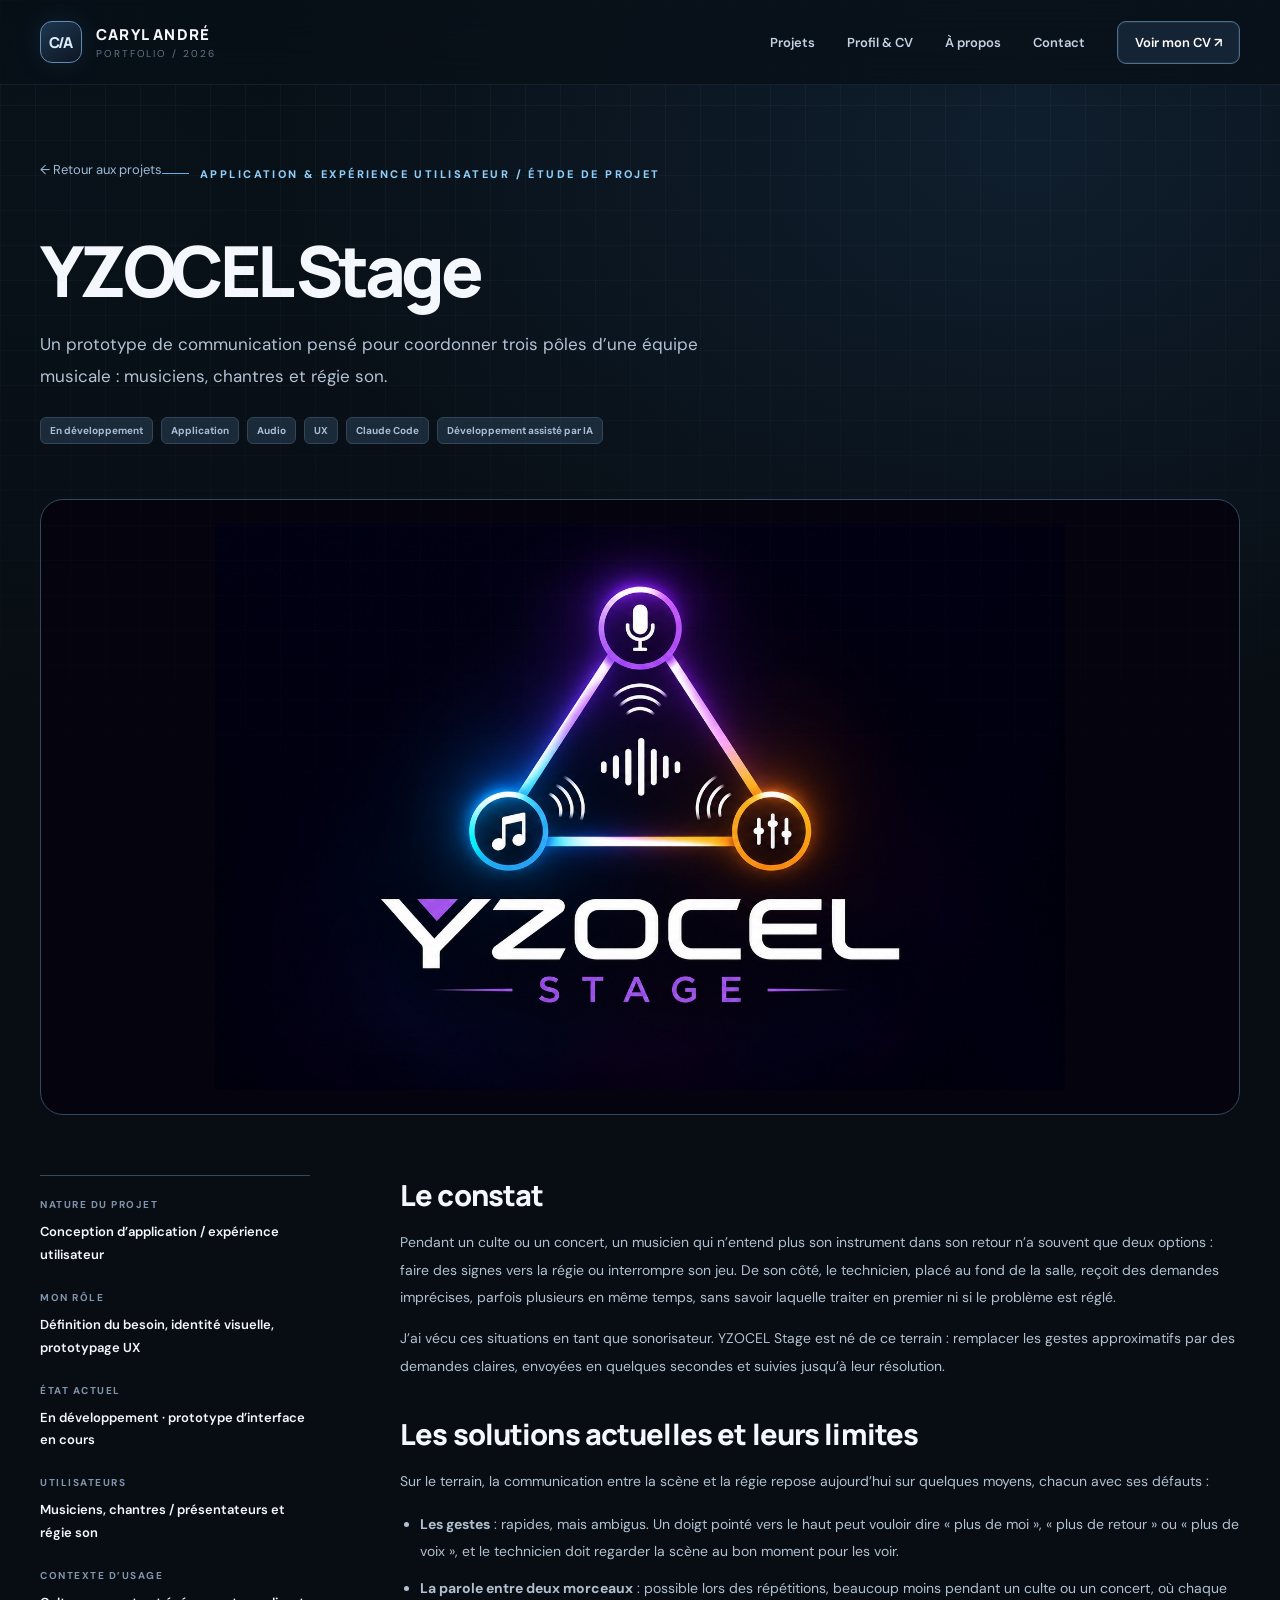
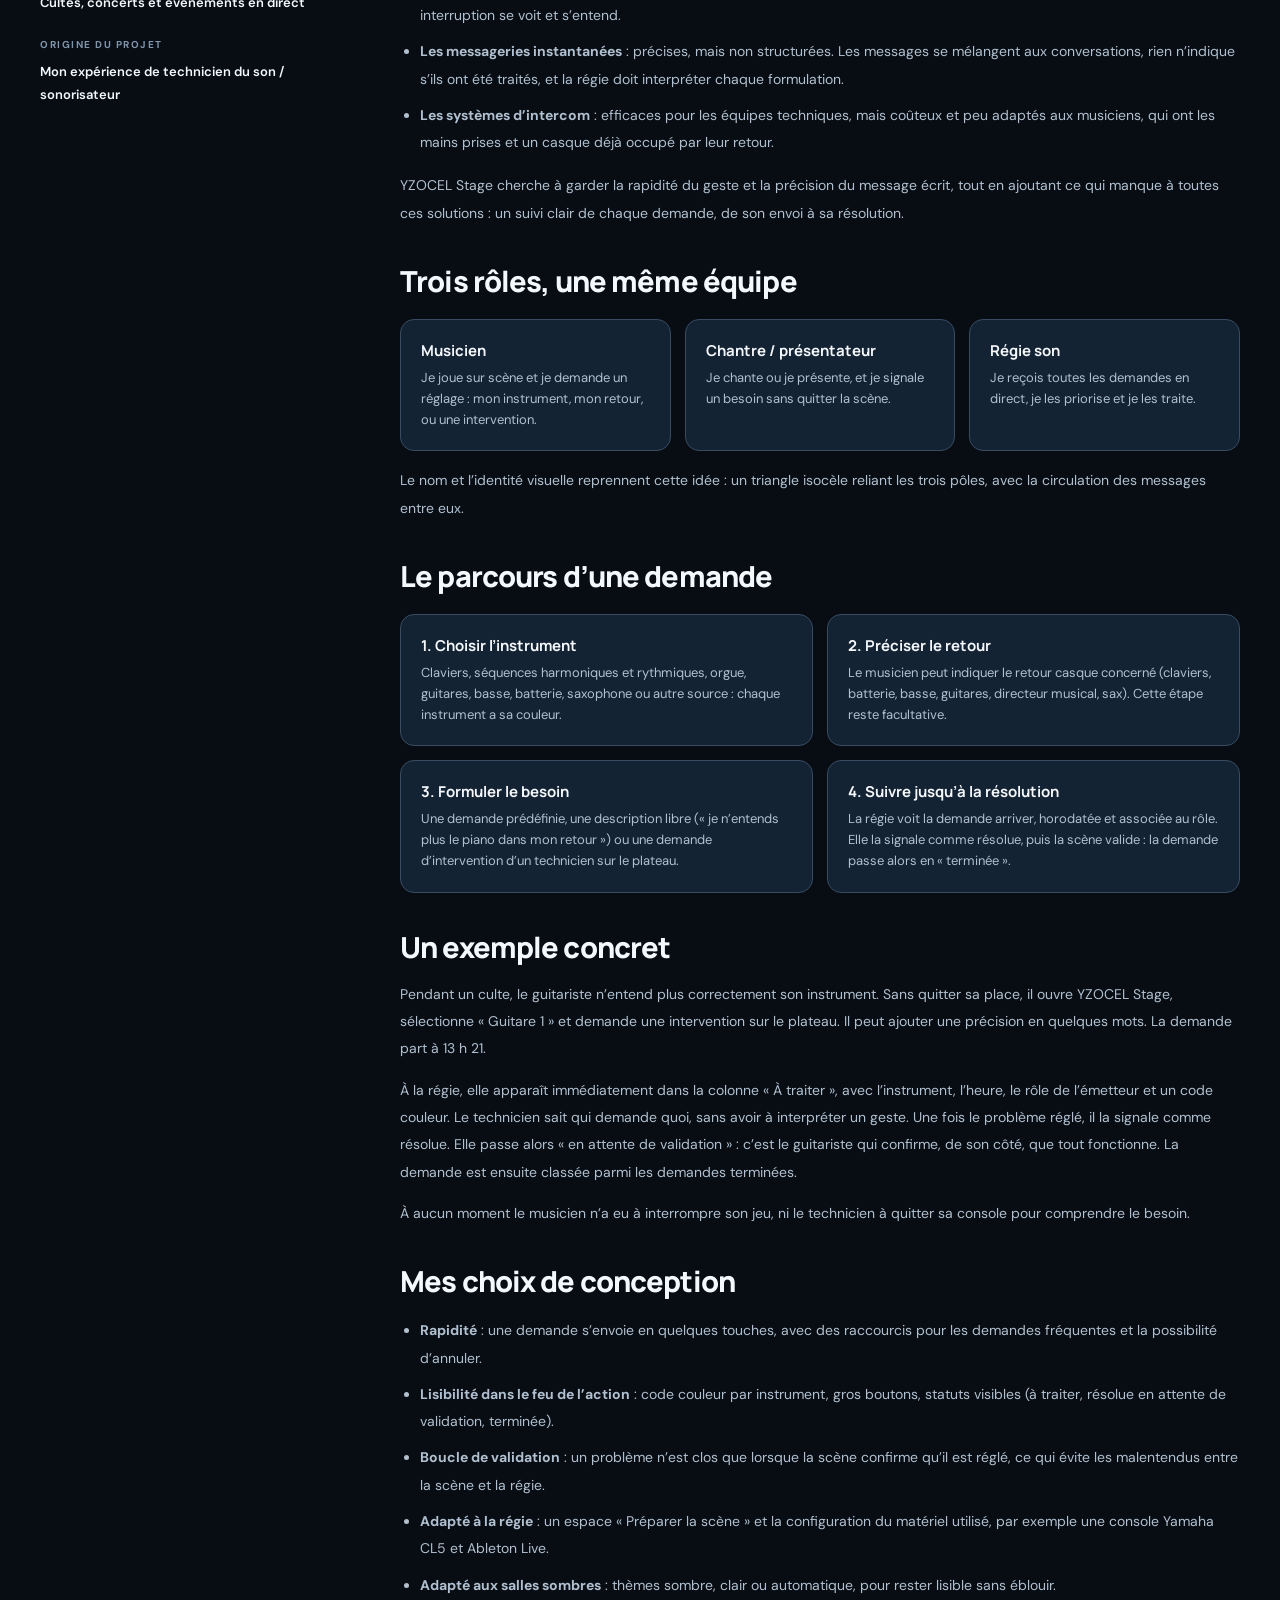
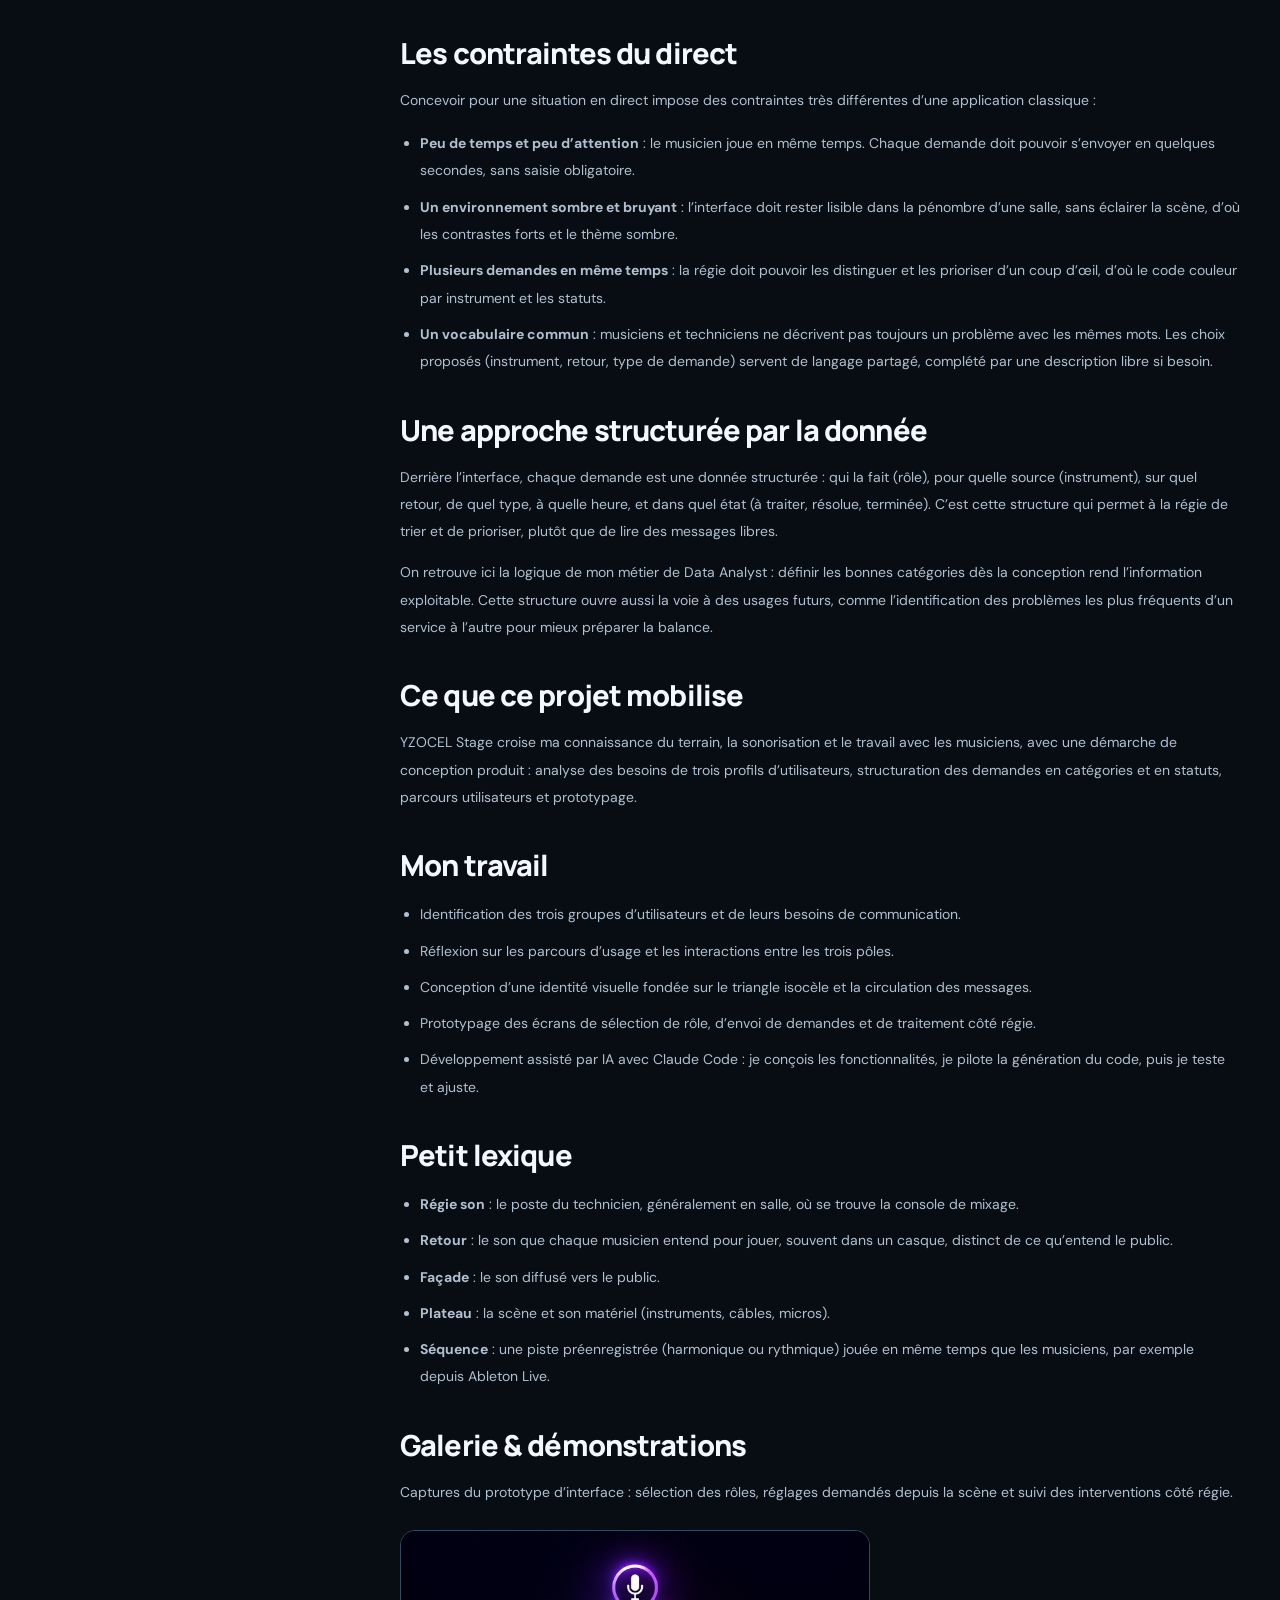
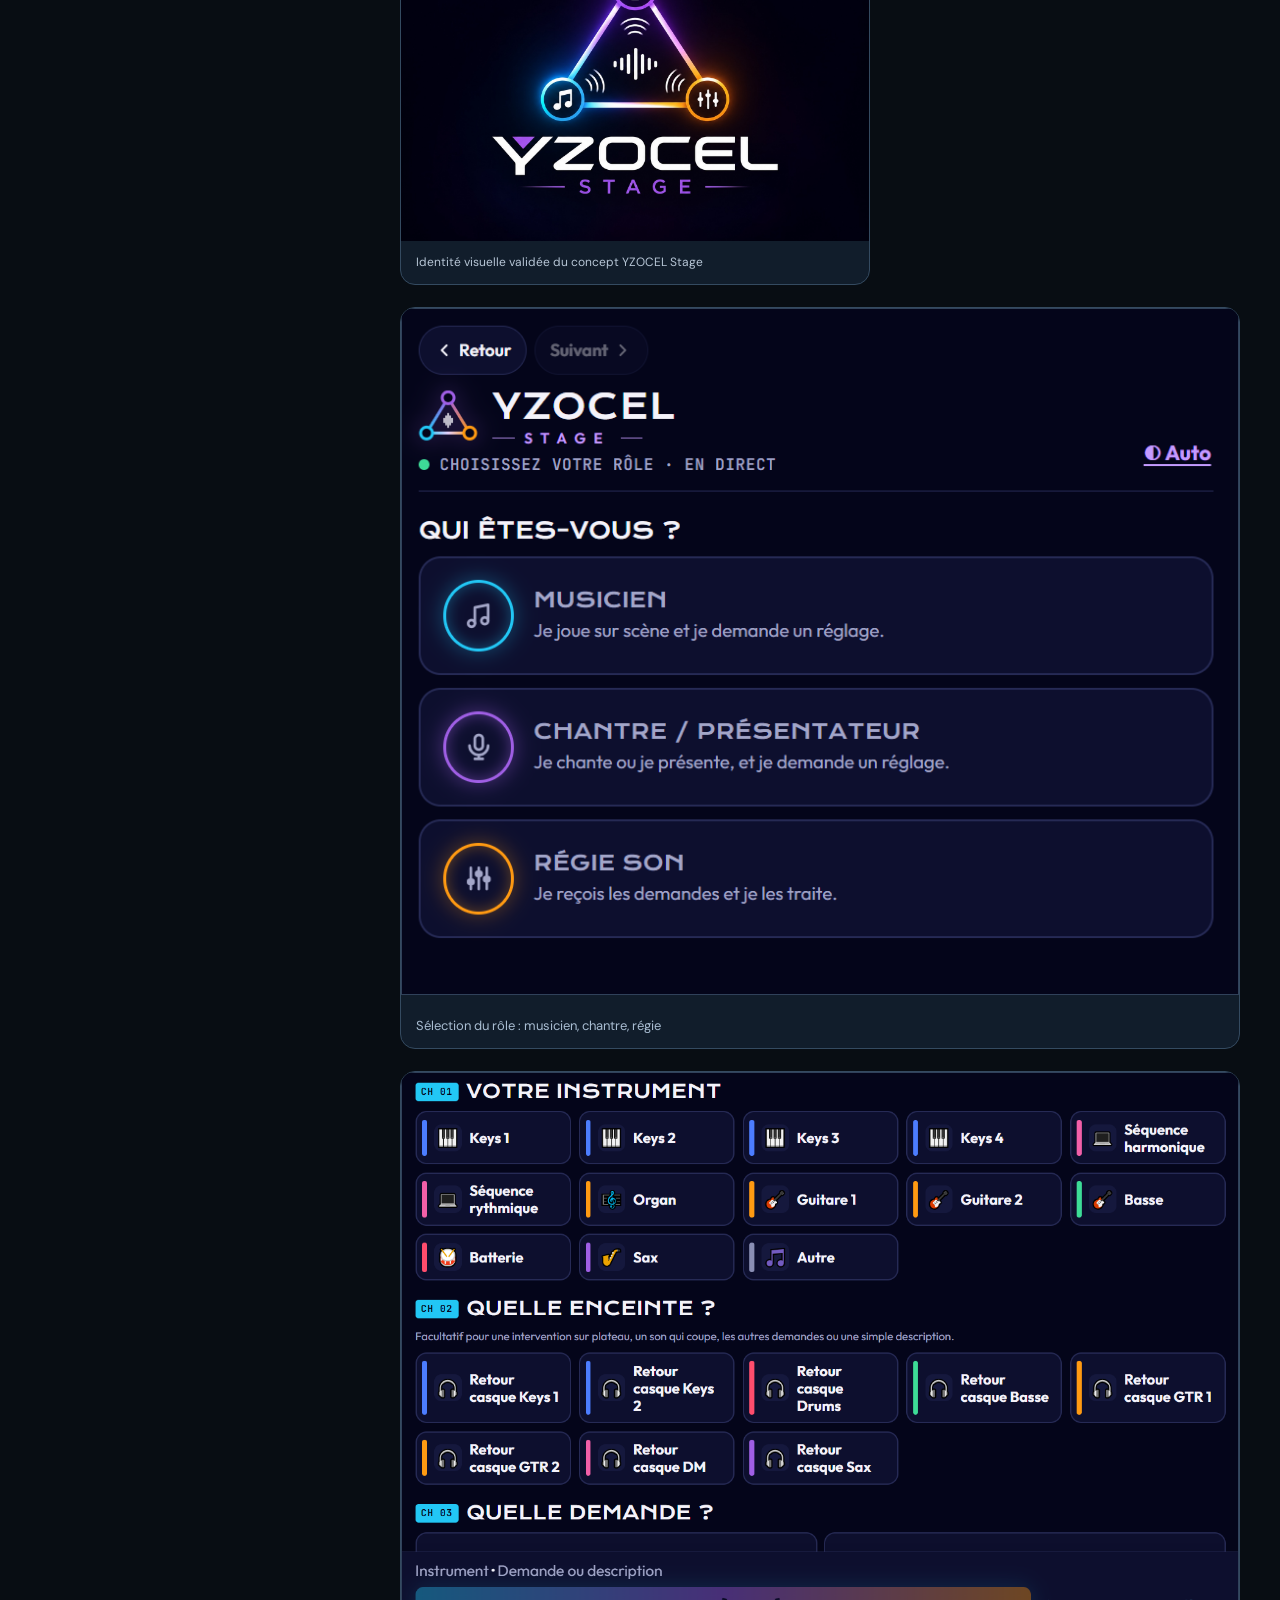
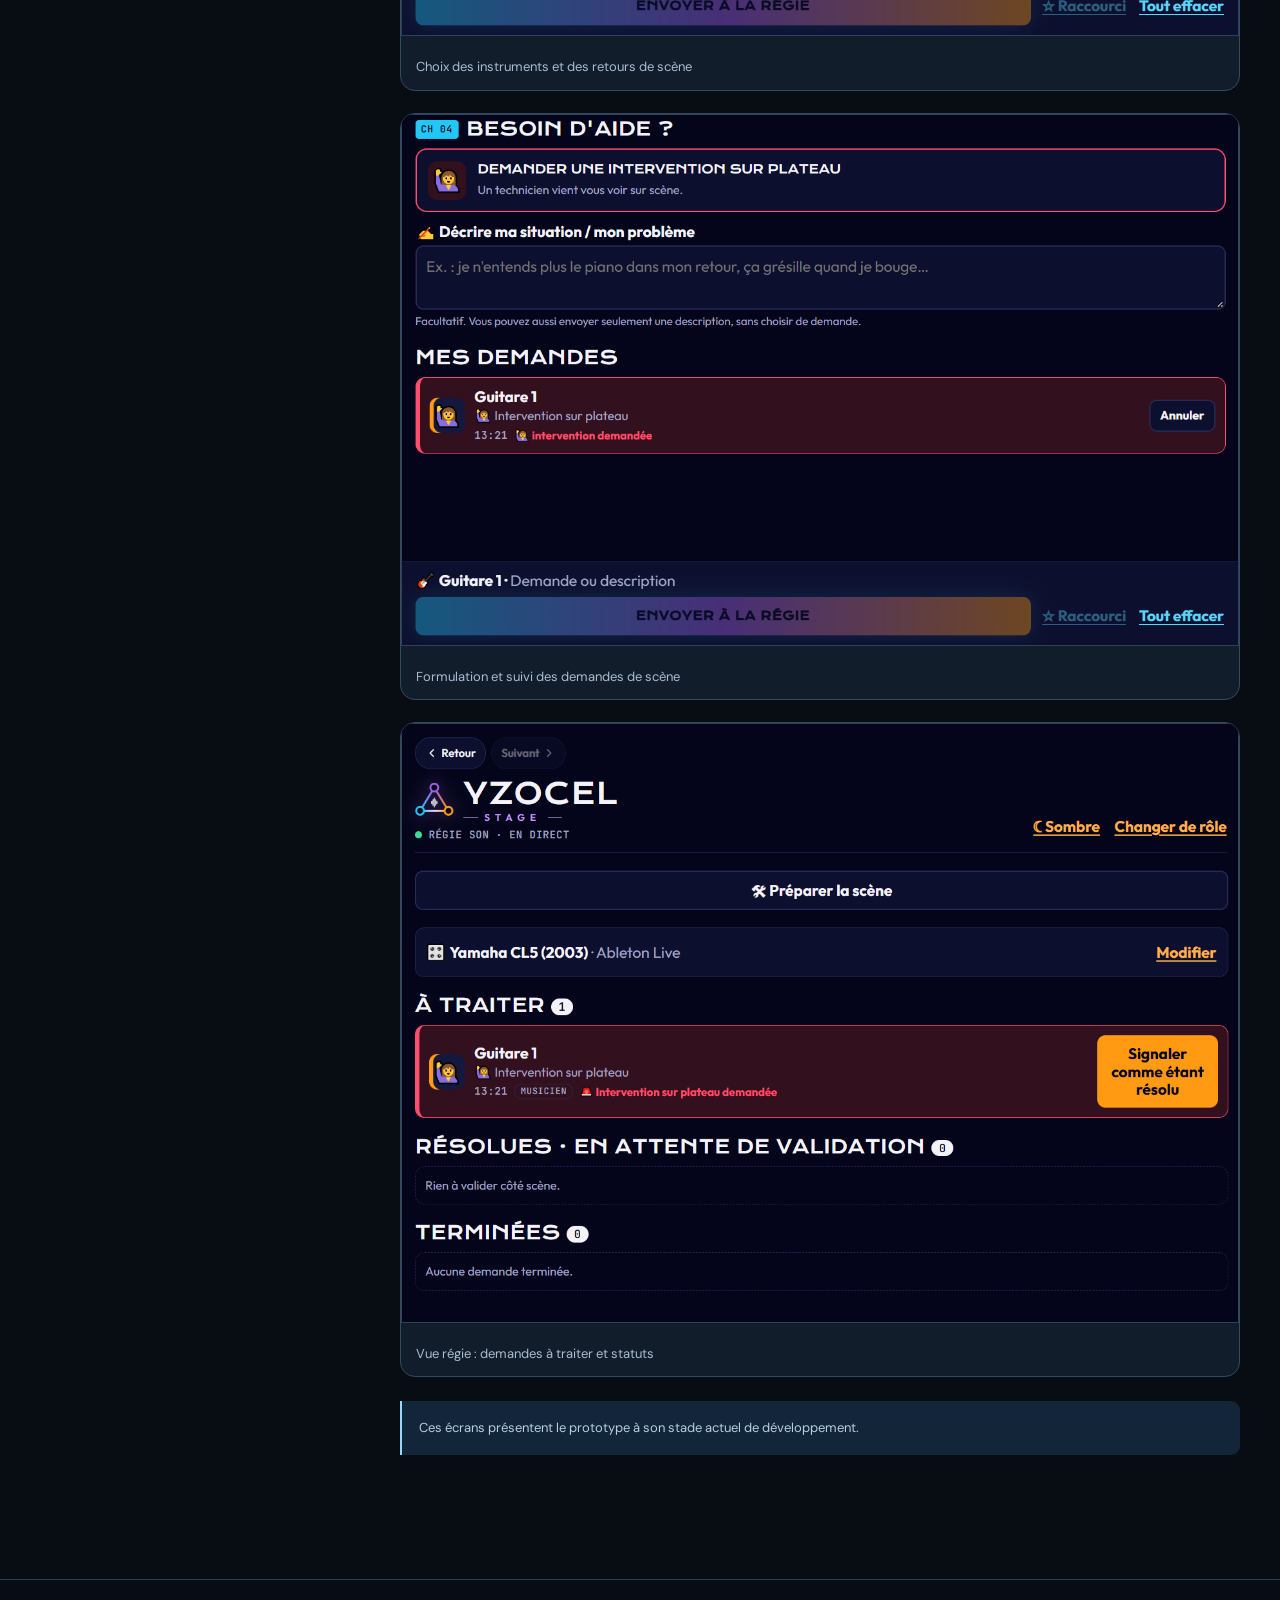
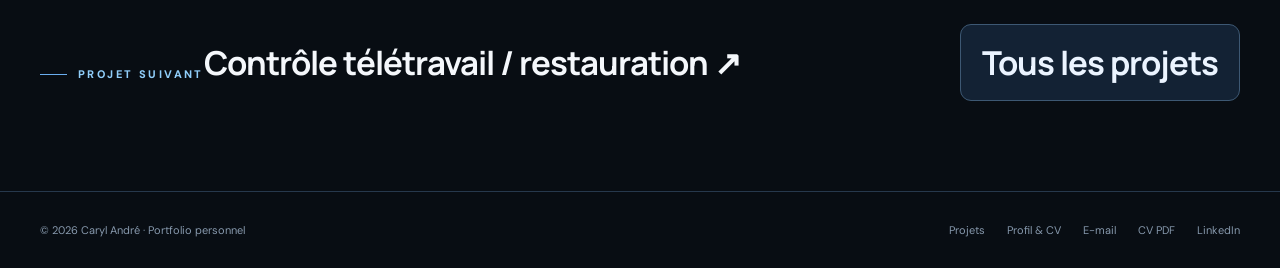
<file: projets/yzocel-stage.html>
<!DOCTYPE html>

<html lang="fr"><head><meta charset="utf-8"/><meta content="width=device-width,initial-scale=1" name="viewport"/><meta content="#080d13" name="theme-color"/><meta content="index,follow" name="robots"/><meta content="Un prototype de communication pensé pour coordonner trois pôles d’une équipe musicale : musiciens, chantres et régie son." name="description"/><title>YZOCEL Stage — Caryl André</title><link href="../assets/mark.svg" rel="icon" type="image/svg+xml"/><link href="../assets/styles.css" rel="stylesheet"/><script defer="" src="../assets/main.js"></script><meta content="website" property="og:type"/><meta content="YZOCEL Stage — Caryl André" property="og:title"/></head><body><a class="skip-link" href="#contenu">Aller au contenu</a><header class="site-header"><div class="container header-inner"><a aria-label="Accueil du portfolio Caryl André" class="brand" href="../index.html"><span class="brand-logo">C/A</span><span>CARYL ANDRÉ<span class="brand-sub">PORTFOLIO / 2026</span></span></a><button aria-controls="navigation" aria-expanded="false" aria-label="Ouvrir le menu" class="menu-toggle"><span></span><span></span><span></span></button><nav aria-label="Navigation principale" class="main-nav" id="navigation"><a href="../index.html#projets">Projets</a><a href="../profil.html">Profil &amp; CV</a><a href="../index.html#apropos">À propos</a><a href="../index.html#contact">Contact</a><a class="nav-cta" href="../assets/cv-caryl-andre-version-fournie.pdf" rel="noopener" target="_blank">Voir mon CV ↗</a></nav></div></header><main id="contenu"><section class="detail-hero"><div class="container"><a class="detail-back" href="../index.html#projets">← Retour aux projets</a><div class="eyebrow">Application &amp; expérience utilisateur / Étude de projet</div><h1>YZOCEL Stage</h1><p class="detail-intro">Un prototype de communication pensé pour coordonner trois pôles d’une équipe musicale : musiciens, chantres et régie son.</p><div class="detail-tags"><span class="tag">En développement</span><span class="tag">Application</span><span class="tag">Audio</span><span class="tag">UX</span><span class="tag">Claude Code</span><span class="tag">Développement assisté par IA</span></div></div></section><div class="container"><div class="detail-cover art-triangle detail-cover-photo detail-cover-logo"><img alt="Logo YZOCEL Stage : triangle lumineux reliant trois pôles de communication" class="detail-photo detail-photo-yzocel-stage" decoding="async" loading="eager" src="../media/yzocel-stage/identite-visuelle-originale.jpg"/></div><div class="detail-grid"><aside aria-label="Informations sur le projet" class="detail-sidebar"><div class="detail-meta"><small>Nature du projet</small><strong>Conception d’application / expérience utilisateur</strong></div><div class="detail-meta"><small>Mon rôle</small><strong>Définition du besoin, identité visuelle, prototypage UX</strong></div><div class="detail-meta"><small>État actuel</small><strong>En développement · prototype d’interface en cours</strong></div><div class="detail-meta"><small>Utilisateurs</small><strong>Musiciens, chantres / présentateurs et régie son</strong></div><div class="detail-meta"><small>Contexte d’usage</small><strong>Cultes, concerts et événements en direct</strong></div><div class="detail-meta"><small>Origine du projet</small><strong>Mon expérience de technicien du son / sonorisateur</strong></div></aside><div class="detail-content"><section><h2>Le constat</h2><p>Pendant un culte ou un concert, un musicien qui n’entend plus son instrument dans son retour n’a souvent que deux options : faire des signes vers la régie ou interrompre son jeu. De son côté, le technicien, placé au fond de la salle, reçoit des demandes imprécises, parfois plusieurs en même temps, sans savoir laquelle traiter en premier ni si le problème est réglé.</p><p>J’ai vécu ces situations en tant que sonorisateur. YZOCEL Stage est né de ce terrain : remplacer les gestes approximatifs par des demandes claires, envoyées en quelques secondes et suivies jusqu’à leur résolution.</p></section><section><h2>Les solutions actuelles et leurs limites</h2><p>Sur le terrain, la communication entre la scène et la régie repose aujourd’hui sur quelques moyens, chacun avec ses défauts :</p><ul><li><strong>Les gestes</strong> : rapides, mais ambigus. Un doigt pointé vers le haut peut vouloir dire « plus de moi », « plus de retour » ou « plus de voix », et le technicien doit regarder la scène au bon moment pour les voir.</li><li><strong>La parole entre deux morceaux</strong> : possible lors des répétitions, beaucoup moins pendant un culte ou un concert, où chaque interruption se voit et s’entend.</li><li><strong>Les messageries instantanées</strong> : précises, mais non structurées. Les messages se mélangent aux conversations, rien n’indique s’ils ont été traités, et la régie doit interpréter chaque formulation.</li><li><strong>Les systèmes d’intercom</strong> : efficaces pour les équipes techniques, mais coûteux et peu adaptés aux musiciens, qui ont les mains prises et un casque déjà occupé par leur retour.</li></ul><p>YZOCEL Stage cherche à garder la rapidité du geste et la précision du message écrit, tout en ajoutant ce qui manque à toutes ces solutions : un suivi clair de chaque demande, de son envoi à sa résolution.</p></section><section><h2>Trois rôles, une même équipe</h2><div class="az-steps az-steps-3"><div class="media-tile"><h4>Musicien</h4><p>Je joue sur scène et je demande un réglage : mon instrument, mon retour, ou une intervention.</p></div><div class="media-tile"><h4>Chantre / présentateur</h4><p>Je chante ou je présente, et je signale un besoin sans quitter la scène.</p></div><div class="media-tile"><h4>Régie son</h4><p>Je reçois toutes les demandes en direct, je les priorise et je les traite.</p></div></div><p>Le nom et l’identité visuelle reprennent cette idée : un triangle isocèle reliant les trois pôles, avec la circulation des messages entre eux.</p></section><section><h2>Le parcours d’une demande</h2><div class="az-steps"><div class="media-tile"><h4>1. Choisir l’instrument</h4><p>Claviers, séquences harmoniques et rythmiques, orgue, guitares, basse, batterie, saxophone ou autre source : chaque instrument a sa couleur.</p></div><div class="media-tile"><h4>2. Préciser le retour</h4><p>Le musicien peut indiquer le retour casque concerné (claviers, batterie, basse, guitares, directeur musical, sax). Cette étape reste facultative.</p></div><div class="media-tile"><h4>3. Formuler le besoin</h4><p>Une demande prédéfinie, une description libre (« je n’entends plus le piano dans mon retour ») ou une demande d’intervention d’un technicien sur le plateau.</p></div><div class="media-tile"><h4>4. Suivre jusqu’à la résolution</h4><p>La régie voit la demande arriver, horodatée et associée au rôle. Elle la signale comme résolue, puis la scène valide : la demande passe alors en « terminée ».</p></div></div></section><section><h2>Un exemple concret</h2><p>Pendant un culte, le guitariste n’entend plus correctement son instrument. Sans quitter sa place, il ouvre YZOCEL Stage, sélectionne « Guitare 1 » et demande une intervention sur le plateau. Il peut ajouter une précision en quelques mots. La demande part à 13 h 21.</p><p>À la régie, elle apparaît immédiatement dans la colonne « À traiter », avec l’instrument, l’heure, le rôle de l’émetteur et un code couleur. Le technicien sait qui demande quoi, sans avoir à interpréter un geste. Une fois le problème réglé, il la signale comme résolue. Elle passe alors « en attente de validation » : c’est le guitariste qui confirme, de son côté, que tout fonctionne. La demande est ensuite classée parmi les demandes terminées.</p><p>À aucun moment le musicien n’a eu à interrompre son jeu, ni le technicien à quitter sa console pour comprendre le besoin.</p></section><section><h2>Mes choix de conception</h2><ul><li><strong>Rapidité</strong> : une demande s’envoie en quelques touches, avec des raccourcis pour les demandes fréquentes et la possibilité d’annuler.</li><li><strong>Lisibilité dans le feu de l’action</strong> : code couleur par instrument, gros boutons, statuts visibles (à traiter, résolue en attente de validation, terminée).</li><li><strong>Boucle de validation</strong> : un problème n’est clos que lorsque la scène confirme qu’il est réglé, ce qui évite les malentendus entre la scène et la régie.</li><li><strong>Adapté à la régie</strong> : un espace « Préparer la scène » et la configuration du matériel utilisé, par exemple une console Yamaha CL5 et Ableton Live.</li><li><strong>Adapté aux salles sombres</strong> : thèmes sombre, clair ou automatique, pour rester lisible sans éblouir.</li></ul></section><section><h2>Les contraintes du direct</h2><p>Concevoir pour une situation en direct impose des contraintes très différentes d’une application classique :</p><ul><li><strong>Peu de temps et peu d’attention</strong> : le musicien joue en même temps. Chaque demande doit pouvoir s’envoyer en quelques secondes, sans saisie obligatoire.</li><li><strong>Un environnement sombre et bruyant</strong> : l’interface doit rester lisible dans la pénombre d’une salle, sans éclairer la scène, d’où les contrastes forts et le thème sombre.</li><li><strong>Plusieurs demandes en même temps</strong> : la régie doit pouvoir les distinguer et les prioriser d’un coup d’œil, d’où le code couleur par instrument et les statuts.</li><li><strong>Un vocabulaire commun</strong> : musiciens et techniciens ne décrivent pas toujours un problème avec les mêmes mots. Les choix proposés (instrument, retour, type de demande) servent de langage partagé, complété par une description libre si besoin.</li></ul></section><section><h2>Une approche structurée par la donnée</h2><p>Derrière l’interface, chaque demande est une donnée structurée : qui la fait (rôle), pour quelle source (instrument), sur quel retour, de quel type, à quelle heure, et dans quel état (à traiter, résolue, terminée). C’est cette structure qui permet à la régie de trier et de prioriser, plutôt que de lire des messages libres.</p><p>On retrouve ici la logique de mon métier de Data Analyst : définir les bonnes catégories dès la conception rend l’information exploitable. Cette structure ouvre aussi la voie à des usages futurs, comme l’identification des problèmes les plus fréquents d’un service à l’autre pour mieux préparer la balance.</p></section><section><h2>Ce que ce projet mobilise</h2><p>YZOCEL Stage croise ma connaissance du terrain, la sonorisation et le travail avec les musiciens, avec une démarche de conception produit : analyse des besoins de trois profils d’utilisateurs, structuration des demandes en catégories et en statuts, parcours utilisateurs et prototypage.</p></section><section><h2>Mon travail</h2><ul><li>Identification des trois groupes d’utilisateurs et de leurs besoins de communication.</li><li>Réflexion sur les parcours d’usage et les interactions entre les trois pôles.</li><li>Conception d’une identité visuelle fondée sur le triangle isocèle et la circulation des messages.</li><li>Prototypage des écrans de sélection de rôle, d’envoi de demandes et de traitement côté régie.</li><li>Développement assisté par IA avec Claude Code : je conçois les fonctionnalités, je pilote la génération du code, puis je teste et ajuste.</li></ul></section><section><h2>Petit lexique</h2><ul><li><strong>Régie son</strong> : le poste du technicien, généralement en salle, où se trouve la console de mixage.</li><li><strong>Retour</strong> : le son que chaque musicien entend pour jouer, souvent dans un casque, distinct de ce qu’entend le public.</li><li><strong>Façade</strong> : le son diffusé vers le public.</li><li><strong>Plateau</strong> : la scène et son matériel (instruments, câbles, micros).</li><li><strong>Séquence</strong> : une piste préenregistrée (harmonique ou rythmique) jouée en même temps que les musiciens, par exemple depuis Ableton Live.</li></ul></section><section><h2>Galerie &amp; démonstrations</h2><p>Captures du prototype d’interface : sélection des rôles, réglages demandés depuis la scène et suivi des interventions côté régie.</p><div class="media-grid screenshots-gallery"><figure class="gallery-item"><a aria-label="Agrandir : Identité visuelle validée du concept YZOCEL Stage" class="gallery-open" data-lightbox="true" href="../media/yzocel-stage/identite-visuelle-originale.jpg"><img alt="Identité visuelle YZOCEL Stage" class="" decoding="async" loading="eager" src="../media/yzocel-stage/identite-visuelle-originale.jpg"/></a><figcaption>Identité visuelle validée du concept YZOCEL Stage</figcaption></figure><figure class="gallery-item capture-item"><a aria-label="Agrandir : Sélection du rôle : musicien, chantre, régie" class="gallery-open" data-lightbox="true" href="../media/yzocel-stage/01-roles.png"><img alt="Écran du prototype YZOCEL Stage pour choisir son rôle entre musicien, chantre et régie son" decoding="async" loading="eager" src="../media/yzocel-stage/01-roles.png"/></a><figcaption>Sélection du rôle : musicien, chantre, régie</figcaption></figure><figure class="gallery-item capture-item"><a aria-label="Agrandir : Choix des instruments et des retours de scène" class="gallery-open" data-lightbox="true" href="../media/yzocel-stage/02-instruments.png"><img alt="Interface YZOCEL Stage de sélection des instruments et des retours casque" decoding="async" loading="eager" src="../media/yzocel-stage/02-instruments.png"/></a><figcaption>Choix des instruments et des retours de scène</figcaption></figure><figure class="gallery-item capture-item"><a aria-label="Agrandir : Formulation et suivi des demandes de scène" class="gallery-open" data-lightbox="true" href="../media/yzocel-stage/03-demandes.png"><img alt="Interface YZOCEL Stage pour formuler et envoyer une demande d’intervention au technicien" decoding="async" loading="eager" src="../media/yzocel-stage/03-demandes.png"/></a><figcaption>Formulation et suivi des demandes de scène</figcaption></figure><figure class="gallery-item capture-item"><a aria-label="Agrandir : Vue régie : demandes à traiter et statuts" class="gallery-open" data-lightbox="true" href="../media/yzocel-stage/04-regie.png"><img alt="Vue régie YZOCEL Stage listant une demande d’intervention à traiter" decoding="async" loading="eager" src="../media/yzocel-stage/04-regie.png"/></a><figcaption>Vue régie : demandes à traiter et statuts</figcaption></figure></div><div class="callout-note">Ces écrans présentent le prototype à son stade actuel de développement.</div></section></div></div></div></main><section class="next-project"><div class="container"><div><div class="eyebrow">Projet suivant</div><a href="controle-teletravail.html">Contrôle télétravail / restauration ↗</a></div><a class="btn secondary" href="../index.html#projets">Tous les projets</a></div></section><dialog aria-label="Agrandissement de photographie" class="lightbox" id="media-lightbox"><button aria-label="Fermer la photographie" class="lightbox-close" type="button">×</button><img alt="" src="[data-uri]"/></dialog><footer class="footer"><div class="container footer-inner"><span>© 2026 Caryl André · Portfolio personnel</span><div class="footer-links"><a href="../index.html#projets">Projets</a><a href="../profil.html">Profil &amp; CV</a><a href="mailto:carylandre.work@gmail.com">E-mail</a><a href="../assets/cv-caryl-andre-version-fournie.pdf" rel="noopener" target="_blank">CV PDF</a><a href="https://www.linkedin.com/in/caryl-andr%C3%A9/" rel="noopener" target="_blank">LinkedIn</a></div></div></footer></body></html>
</file>
<file: assets/styles.css>
@import url('https://fonts.googleapis.com/css2?family=DM+Sans:wght@400;500;600;700&family=Manrope:wght@400;500;600;700;800&display=swap');
:root{--bg:#080d13;--bg2:#0d131c;--surface:#111b27;--surface2:#141f2e;--line:#263548;--line-soft:#1b2938;--white:#f4f7fb;--muted:#9eaec0;--subtle:#627487;--blue:#77b7ff;--cyan:#90f1ef;--purple:#b99af2;--gold:#e1b98a;--radius:22px;--max:1220px}
*{box-sizing:border-box}html{scroll-behavior:smooth;scroll-padding-top:96px}body{margin:0;background:var(--bg);color:var(--white);font-family:'DM Sans',Arial,sans-serif;-webkit-font-smoothing:antialiased;overflow-x:hidden}body::before{content:'';position:absolute;pointer-events:none;top:0;left:0;right:0;height:940px;background:radial-gradient(ellipse at 80% 15%,#17324c78 0,transparent 52%),radial-gradient(ellipse at 5% 20%,#0b253430 0,transparent 53%);z-index:-1}::selection{background:#74b4fb;color:#0a111b}a{color:inherit;text-decoration:none}button{font:inherit}img{max-width:100%}button,a{-webkit-tap-highlight-color:transparent}button:focus-visible,a:focus-visible{outline:2px solid var(--cyan);outline-offset:5px}svg{display:block}.container{width:min(var(--max),calc(100% - 80px));margin:0 auto}.skip-link{position:absolute;left:10px;top:-100px;z-index:500;background:white;color:#000;padding:12px}.skip-link:focus{top:10px}.site-header{position:sticky;top:0;z-index:100;backdrop-filter:blur(19px);-webkit-backdrop-filter:blur(19px);background:#081018c9;border-bottom:1px solid #2132457a}.header-inner{display:flex;align-items:center;justify-content:space-between;min-height:84px;gap:25px}.brand{display:flex;align-items:center;gap:14px;font-family:Manrope,sans-serif;font-size:15px;font-weight:800;letter-spacing:.08em;white-space:nowrap}.brand-logo{width:42px;height:42px;border:1px solid #648bb7;border-radius:12px;background:linear-gradient(145deg,#1c3750,#0e1622);display:grid;place-items:center;color:#d9efff;font-size:15px;letter-spacing:-.12em;padding-right:2px;box-shadow:0 0 30px #5bb7ff1c}.brand-sub{display:block;font:400 10px 'DM Sans',sans-serif;letter-spacing:.19em;color:var(--subtle);margin-top:2px}.main-nav{display:flex;align-items:center;gap:32px}.main-nav>a{font-size:13px;font-weight:600;color:#c6d2e2;transition:color .2s}.main-nav>a:hover,.main-nav>a.active{color:white}.nav-cta{padding:12px 17px!important;border:1px solid #506d8b;border-radius:9px;box-shadow:inset 0 0 0 1px #1b3345;background:#152434;color:#fff!important}.menu-toggle{display:none;border:1px solid var(--line);background:#132130;border-radius:11px;color:white;width:43px;height:43px;align-items:center;justify-content:center}.menu-toggle span{display:block;width:19px;height:2px;background:#dbe7f4;margin:4px auto}.eyebrow{display:inline-flex;gap:11px;align-items:center;color:#90cefa;font-size:11px;letter-spacing:.22em;text-transform:uppercase;font-weight:800}.eyebrow:before{content:'';height:1px;width:27px;background:#6aaef0}.hero{position:relative;padding:100px 0 94px;min-height:750px;display:grid;grid-template-columns:minmax(0,1.02fr) minmax(0,.98fr);gap:50px;align-items:center}.hero-title{font-family:Manrope,Arial,sans-serif;font-size:clamp(50px,5.25vw,81px);line-height:1.09;letter-spacing:-.065em;font-weight:800;margin:25px 0 27px;max-width:770px}.hero-title .accent{background:linear-gradient(90deg,#9fdaf9 0%,#8aaaff 48%,#c0b4ff 100%);-webkit-background-clip:text;background-clip:text;color:transparent}.hero-desc{font-size:16px;line-height:1.9;color:#b3c0cf;max-width:485px}.action-row{display:flex;flex-wrap:wrap;gap:12px;margin-top:36px}.btn{display:inline-flex;justify-content:center;align-items:center;gap:12px;padding:15px 21px;border-radius:11px;border:1px solid #3d5873;font-weight:700;font-size:13px;transition:transform .2s,background .2s,border-color .2s;cursor:pointer}.btn:hover{transform:translateY(-2px)}.btn.primary{background:#e2f1ff;color:#092035;border-color:#e2f1ff}.btn.primary:hover{background:#c8e4ff}.btn.secondary{background:#132234;color:#ebf4ff}.btn.secondary:hover{background:#19334a;border-color:#6e9bcc}.arrow{font-size:16px;line-height:1}.hero-meta{display:flex;align-items:center;gap:22px;margin-top:65px;color:#8094a8;font-size:11px;letter-spacing:.07em;text-transform:uppercase;font-weight:700}.hero-meta .dot{height:4px;width:4px;background:#61778b;border-radius:100%}.hero-art{height:530px;position:relative;isolation:isolate}.orbit{position:absolute;border:1px solid #4f719b45;border-radius:50%;inset:0;transform:rotate(-20deg) scale(.9)}.orbit.second{inset:47px;transform:rotate(28deg) scale(.95);border-color:#4f719b30}.orb{position:absolute;width:9px;height:9px;border-radius:50%;background:#8fc7ff;box-shadow:0 0 19px #78b6ff}.orb.o1{top:35px;right:120px}.orb.o2{bottom:44px;left:85px;background:#e0aeff}.hero-panel{position:absolute;left:9%;right:4%;top:13%;bottom:12%;border:1px solid #5f87b37d;border-radius:24px;background:linear-gradient(155deg,#142235f5,#0b1422f5);box-shadow:0 40px 120px #0009,0 0 90px #408ce522;transform:perspective(1100px) rotateY(-10deg) rotateX(5deg) rotateZ(2deg);overflow:hidden}.hero-panel:after{content:'';position:absolute;inset:0;pointer-events:none;background:linear-gradient(115deg,#ffffff0b,transparent 30%)}.mock-top{height:52px;border-bottom:1px solid #31445a;display:flex;align-items:center;justify-content:space-between;padding:0 23px;color:#8193aa;font-size:11px}.mock-brand{display:flex;align-items:center;gap:8px;letter-spacing:.16em;color:#e5f0fc;font-weight:800}.mock-brand i{display:block;width:16px;height:16px;border-radius:5px;background:linear-gradient(135deg,#98f4ef,#679cef)}.mock-dots{display:flex;gap:5px}.mock-dots i{width:5px;height:5px;border-radius:100%;background:#5a7288}.mock-body{padding:29px}.mock-kicker{font-size:10px;color:#8ba3ba;letter-spacing:.15em;text-transform:uppercase}.mock-title{font:700 24px Manrope,sans-serif;letter-spacing:-.03em;margin:9px 0 18px}.mock-stats{display:grid;grid-template-columns:repeat(3,1fr);gap:9px}.mock-stat{min-height:78px;background:#1b2c4070;border:1px solid #304458a8;border-radius:10px;padding:13px}.mock-stat span{display:block;font-size:9px;color:#8fa4b9}.mock-stat strong{display:block;font:700 17px Manrope;margin-top:8px;color:#d9eaf8}.mock-stat em{font-style:normal;color:#75cdb4;font-size:9px}.chart-panel{height:142px;margin-top:14px;background:#101d2d;border:1px solid #304458ad;border-radius:12px;padding:16px 17px;overflow:hidden}.chart-label{display:flex;justify-content:space-between;font-size:10px;color:#a0b5cc}.mini-chart{height:93px;display:flex;gap:10px;align-items:flex-end;background:repeating-linear-gradient(to top,transparent 0,transparent 24px,#2c40514d 25px)}.mini-chart i{flex:1;display:block;border-radius:4px 4px 1px 1px;background:linear-gradient(0deg,#2a587a,#86c0ec);box-shadow:0 -4px 13px #7cb9eb1c}.mini-chart i:nth-child(2n){background:linear-gradient(0deg,#244a67,#6e93b7)}.floating-tag{position:absolute;z-index:3;background:#152434f2;border:1px solid #4b6b88aa;box-shadow:0 20px 45px #0008;padding:15px 17px;border-radius:12px;display:flex;align-items:center;gap:11px;font-size:11px;color:#b7cbe0;backdrop-filter:blur(12px)}.floating-tag strong{display:block;color:white;font-size:12px}.float-icon{height:32px;width:32px;border-radius:8px;background:#244660;color:#a6e3ff;display:grid;place-items:center;font-size:17px}.floating-tag.one{right:-3%;top:13%}.floating-tag.two{bottom:8%;left:-3%}.metrics-strip{border-top:1px solid var(--line-soft);border-bottom:1px solid var(--line-soft);background:#0c121b}.metrics-inner{display:grid;grid-template-columns:repeat(3,1fr);gap:26px;padding:27px 0}.metric{display:flex;gap:19px;align-items:center}.metric strong{font:800 30px Manrope;color:#e6f3ff}.metric span{font-size:12px;line-height:1.5;color:#9facbc}.section{padding:112px 0}.section-head{display:flex;align-items:end;justify-content:space-between;gap:20px;margin-bottom:39px}.section-title{font:800 clamp(33px,4vw,53px)/1.16 Manrope,sans-serif;letter-spacing:-.045em;margin:16px 0 0}.section-lead{max-width:460px;line-height:1.8;color:var(--muted);font-size:14px}.filters{display:flex;gap:8px;flex-wrap:wrap;margin-bottom:30px}.filter-btn{font-size:12px;color:#aabbd0;padding:10px 16px;border:1px solid #2e4154;border-radius:99px;background:#111a26;cursor:pointer;transition:.2s}.filter-btn:hover,.filter-btn[aria-pressed=true]{border-color:#8ebdea;color:#f4f9ff;background:#1a3145}.project-grid{display:grid;grid-template-columns:repeat(12,1fr);gap:19px}.project-card{grid-column:span 6;background:#111a25;border:1px solid #273b51;border-radius:20px;overflow:hidden;transition:transform .3s,border-color .3s,box-shadow .3s}.project-card.featured{grid-column:span 7}.project-card.adjacent{grid-column:span 5}.project-card.wide{grid-column:span 12;display:grid;grid-template-columns:1fr 1fr}.project-card:hover{transform:translateY(-5px);border-color:#658db5;box-shadow:0 20px 70px #01081298}.project-card[hidden]{display:none!important}.project-art{position:relative;height:255px;overflow:hidden;display:grid;place-items:center;background:#142339}.project-card.featured .project-art,.project-card.adjacent .project-art{height:290px}.project-card.wide .project-art{height:100%}.art-badge{position:absolute;left:21px;top:20px;z-index:2;padding:8px 11px;border:1px solid #b1c7da3c;border-radius:50px;background:#0c1520d9;color:#cce1f5;font-size:10px;letter-spacing:.06em;text-transform:uppercase}.project-info{padding:27px 29px 30px}.project-kicker{font-size:10px;font-weight:800;letter-spacing:.19em;color:#85b6e9;text-transform:uppercase}.project-title{font:800 27px/1.25 Manrope;letter-spacing:-.035em;margin:10px 0}.project-description{font-size:13px;line-height:1.8;color:#9fb0c2;min-height:49px}.project-bottom{border-top:1px solid #2c3d50;margin-top:21px;padding-top:19px;display:flex;align-items:center;justify-content:space-between;gap:14px}.tag-stack{display:flex;gap:7px;flex-wrap:wrap}.tag{padding:6px 9px;background:#1b2a39;border:1px solid #324559;color:#a6bed6;border-radius:6px;font-size:10px;font-weight:700}.card-arrow{width:34px;height:34px;border:1px solid #557392;border-radius:50%;display:grid;place-items:center;color:#c6e4ff;flex-shrink:0}.art-dashboard{background:radial-gradient(ellipse at 90% 0,#417ba66b,transparent 58%),linear-gradient(140deg,#10283b,#0a1423)}.art-dashboard:before,.art-triangle:before,.art-engine:before,.art-waveform:before,.art-console:before{content:'';position:absolute;inset:0;background-image:linear-gradient(#a2b4c512 1px,transparent 1px),linear-gradient(90deg,#a2b4c512 1px,transparent 1px);background-size:35px 35px;mask-image:linear-gradient(#000b,transparent);pointer-events:none}.dash-visual{width:74%;max-width:450px;min-width:255px;border:1px solid #507ea6;border-radius:12px;background:#091829;transform:perspective(600px) rotateY(-9deg) rotateX(5deg);padding:16px;box-shadow:0 25px 60px #03090ec9}.dash-head{display:flex;justify-content:space-between;border-bottom:1px solid #30475a;padding-bottom:11px;align-items:center}.dash-head b{font-size:11px;letter-spacing:.07em}.dash-head span{background:#91def0;width:28px;height:5px;border-radius:2px}.dash-figures{display:grid;grid-template-columns:repeat(3,1fr);gap:7px;margin:13px 0}.dash-figures i{height:40px;border-radius:5px;border:1px solid #30485b;background:linear-gradient(180deg,#193851,#132436)}.dash-graph{height:78px;border:1px solid #345268;border-radius:6px;display:flex;align-items:flex-end;padding:9px;gap:8px}.dash-graph span{flex:1;height:var(--h);background:linear-gradient(#8acff1,#336786);border-radius:3px 3px 0 0}.art-triangle{background:radial-gradient(circle at 50% 45%,#542e885b 0,transparent 52%),linear-gradient(135deg,#19142a,#0b1221)}.triangle-svg{width:min(65%,305px);filter:drop-shadow(0 0 30px #8756ec55)}.art-engine{background:radial-gradient(ellipse at 30% 40%,#55626f66,transparent 64%),linear-gradient(135deg,#202b34,#101821)}.engine-svg{width:min(65%,320px);filter:drop-shadow(0 15px 30px #0009)}.art-waveform{background:radial-gradient(ellipse at 80% 40%,#743c8671,transparent 64%),linear-gradient(135deg,#25172b,#12121f)}.wave-svg{width:82%;filter:drop-shadow(0 0 22px #bb86e159)}.art-console{background:radial-gradient(ellipse at 70% 40%,#196c747d,transparent 64%),linear-gradient(140deg,#102832,#101820)}.console-svg{width:74%;filter:drop-shadow(0 16px 25px #0008)}.experience{background:#0d151e;border-block:1px solid #1b2b3c}.about-grid{display:grid;grid-template-columns:.8fr 1.2fr;gap:90px}.about-copy{font-size:15px;line-height:1.95;color:#aebcce}.about-copy strong{color:#eef8ff}.skills{display:flex;gap:8px;flex-wrap:wrap;margin-top:24px}.skill{font-size:11px;font-weight:700;border:1px solid #314960;background:#162639;border-radius:7px;padding:9px 11px;color:#c8dcee}.timeline{border-left:1px solid #38506b;padding-left:27px;margin-top:10px}.timeline-item{position:relative;padding-bottom:30px}.timeline-item:last-child{padding-bottom:0}.timeline-item:before{content:'';position:absolute;left:-32px;top:7px;border-radius:50%;height:9px;width:9px;background:#93bcf1;box-shadow:0 0 0 5px #1b2d3d}.time{font-size:11px;color:#82b4e9;letter-spacing:.11em;text-transform:uppercase;font-weight:800}.timeline-item h3{font:700 18px Manrope;margin:8px 0 4px}.timeline-item p{color:#a7b9ce;font-size:13px;line-height:1.7;margin:4px 0}.contact-section{padding:110px 0 120px}.contact-panel{position:relative;overflow:hidden;border:1px solid #3d5875;background:linear-gradient(105deg,#172b42,#101b2b 70%);border-radius:24px;padding:64px;display:flex;align-items:end;justify-content:space-between;gap:50px}.contact-panel:after{content:'';position:absolute;width:400px;height:400px;right:-110px;top:-230px;border-radius:50%;border:60px solid #85cfff14;pointer-events:none}.contact-panel h2{font:800 clamp(31px,4vw,52px)/1.14 Manrope;letter-spacing:-.045em;margin:17px 0}.contact-panel p{color:#b1c3d7;line-height:1.85;max-width:500px;font-size:14px}.footer{border-top:1px solid #26384c;padding:31px 0;color:#8799ad;font-size:11px}.footer-inner{display:flex;justify-content:space-between;align-items:center;gap:20px}.footer-links{display:flex;gap:22px}.footer-links a:hover{color:#fff}.js-enabled .reveal{opacity:0;transform:translateY(20px);transition:opacity .7s,transform .7s}.js-enabled .reveal.visible{opacity:1;transform:none}
/* Detail pages */
.detail-hero{padding:73px 0 40px}.detail-back{display:inline-flex;gap:10px;color:#a0bad5;font-size:13px;margin-bottom:34px}.detail-back:hover{color:white}.detail-hero h1{font:800 clamp(43px,5.5vw,73px)/1.1 Manrope;letter-spacing:-.065em;margin:20px 0}.detail-intro{font-size:17px;line-height:1.83;color:#b3c3d5;max-width:730px}.detail-tags{display:flex;gap:8px;flex-wrap:wrap;margin-top:25px}.detail-cover{height:430px;border:1px solid #314963;border-radius:23px;overflow:hidden;margin:15px 0 60px;display:grid;place-items:center}.detail-cover .dash-visual{max-width:620px}.detail-cover .triangle-svg{width:min(48%,340px)}.detail-cover .engine-svg{width:min(48%,360px)}.detail-cover .wave-svg{width:68%}.detail-cover .console-svg{width:60%}.detail-grid{display:grid;grid-template-columns:270px minmax(0,1fr);gap:90px;padding-bottom:90px}.detail-sidebar{border-top:1px solid #34485e;padding-top:22px}.detail-meta{margin-bottom:25px}.detail-meta small{display:block;color:#8095ac;text-transform:uppercase;font-weight:700;letter-spacing:.15em;font-size:10px;margin-bottom:9px}.detail-meta strong{font-size:13px;font-weight:600;line-height:1.6}.detail-content h2{font:800 29px Manrope;letter-spacing:-.03em;margin:0 0 14px}.detail-content h3{font:700 18px Manrope;margin:35px 0 12px}.detail-content p,.detail-content li{color:#b1c0d0;font-size:14px;line-height:1.95}.detail-content ul{padding-left:20px}.detail-content li{margin-bottom:9px}.detail-content section{margin-bottom:34px}.next-project{border-top:1px solid #2c4055;padding:44px 0 90px}.next-project .container{display:flex;justify-content:space-between;align-items:center;gap:20px}.next-project a{font:700 clamp(20px,3vw,33px) Manrope;letter-spacing:-.03em}.next-project a:hover{color:var(--blue)}.media-grid{display:grid;grid-template-columns:repeat(2,1fr);gap:14px;margin:24px 0}.media-placeholder{height:190px;border:1px dashed #47617c;border-radius:14px;background:repeating-linear-gradient(135deg,#111d2b,#111d2b 10px,#142334 10px,#142334 20px);display:flex;align-items:center;justify-content:center;padding:25px;text-align:center;color:#8ba2b9;font-size:13px}.media-placeholder.full{grid-column:span 2}.callout-note{padding:15px 17px;border-left:2px solid #94d7f7;background:#132538;color:#b7cfe2;font-size:13px;line-height:1.8;border-radius:0 9px 9px 0}.media-grid img{width:100%;object-fit:cover;border-radius:14px;max-height:350px;display:block}.media-grid audio{width:100%;margin-top:12px}.media-tile{padding:20px;border:1px solid #384b63;border-radius:14px;background:#142333}.media-tile h4{margin:0 0 7px}.media-tile p{font-size:12px;margin:0;color:#90a6bb}
@media (max-width:1050px){.hero{gap:10px}.hero-title{font-size:60px}.hero-art{transform:scale(.87);transform-origin:center right}.project-card.featured,.project-card.adjacent{grid-column:span 6}.about-grid{gap:55px}}
@media (max-width:820px){.container{width:min(var(--max),calc(100% - 42px))}.menu-toggle{display:block}.main-nav{display:none;position:absolute;top:84px;left:0;right:0;background:#0e1925;border-bottom:1px solid #34506b;padding:22px;flex-direction:column;align-items:stretch;gap:20px}.main-nav.open{display:flex}.main-nav a{font-size:14px}.hero{grid-template-columns:1fr;padding-top:68px;gap:25px;min-height:0}.hero-title{font-size:clamp(45px,8vw,70px)}.hero-art{height:420px;transform:none;max-width:540px;width:100%;margin:auto}.hero-meta{margin-top:40px}.section{padding:80px 0}.section-head{display:block}.section-lead{margin-top:18px}.project-card.featured,.project-card.adjacent,.project-card{grid-column:span 6}.project-card.wide{display:block}.project-card.wide .project-art{height:255px}.about-grid{grid-template-columns:1fr;gap:40px}.contact-panel{padding:45px;display:block}.contact-panel .btn{margin-top:15px}.detail-grid{grid-template-columns:1fr;gap:30px}.detail-sidebar{display:grid;grid-template-columns:repeat(3,1fr);gap:12px}.detail-cover{height:330px}}
@media (max-width:600px){.container{width:calc(100% - 34px)}.header-inner{min-height:72px}.main-nav{top:72px}.brand{font-size:13px}.brand-logo{height:38px;width:38px}.hero{padding:55px 0 30px}.hero-title{font-size:clamp(41px,12vw,58px);margin:20px 0}.hero-desc{font-size:14px}.hero-art{height:350px;overflow:hidden}.hero-panel{left:9%;right:7%;top:12%;bottom:14%;transform:perspective(900px) rotateY(-6deg) rotateX(4deg)}.mock-body{padding:14px}.mock-top{height:43px;padding:0 12px}.mock-title{font-size:17px}.mock-stat{padding:8px;min-height:60px}.mock-stat strong{font-size:13px}.chart-panel{height:115px;padding:10px}.mini-chart{height:67px}.floating-tag{padding:9px;font-size:9px}.floating-tag.one{right:0}.floating-tag.two{left:0}.float-icon{height:25px;width:25px;font-size:12px}.hero-meta{gap:9px;flex-wrap:wrap;font-size:9px}.metrics-inner{grid-template-columns:1fr;gap:18px}.metric strong{font-size:25px;min-width:46px}.section{padding:69px 0}.section-title{font-size:36px}.project-grid{display:block}.project-card,.project-card.featured,.project-card.adjacent,.project-card.wide{margin-bottom:15px}.project-card.featured .project-art,.project-card.adjacent .project-art{height:230px}.project-art{height:220px}.project-info{padding:22px}.project-title{font-size:24px}.project-description{min-height:0}.about-copy{font-size:14px}.contact-section{padding:65px 0}.contact-panel{padding:28px}.footer-inner{align-items:flex-start;flex-direction:column}.detail-hero{padding:45px 0 30px}.detail-hero h1{font-size:42px}.detail-intro{font-size:15px}.detail-cover{height:245px;margin-bottom:35px}.detail-sidebar{grid-template-columns:1fr 1fr}.detail-content h2{font-size:25px}.media-grid{grid-template-columns:1fr}.media-placeholder.full{grid-column:span 1}.next-project .container{align-items:flex-start;flex-direction:column}}
@media (prefers-reduced-motion:reduce){*,*:before,*:after{scroll-behavior:auto!important;transition:none!important;animation:none!important}.js-enabled .reveal{opacity:1;transform:none}}

/* Photographies originales des projets : intégration v2 */
.project-art-photo{isolation:isolate; background:#111923}
.project-art-photo .project-photo{display:block;width:100%;height:100%;object-fit:cover;transition:transform .7s cubic-bezier(.2,.75,.2,1);z-index:0}
.project-art-photo:hover .project-photo{transform:scale(1.055)}
.project-art-photo .art-badge{z-index:2}
.project-art-photo::after{content:"";position:absolute;inset:0;pointer-events:none;z-index:1;background:linear-gradient(to top,rgba(2,6,13,.28),transparent 45%)}
.project-photo-azmut-bi{object-fit:contain!important;background:linear-gradient(130deg,#fff 0%,#eef5ff 100%);padding:clamp(32px,6vw,90px)}
.project-photo-yzocel-stage{object-fit:cover!important;object-position:50% 47%}
.project-photo-golf-iv-tdi{object-position:50% 48%}
.project-photo-bakerz-beatz{object-position:50% 52%}
.detail-cover-photo{background:#111923}
.detail-cover-photo .detail-photo{width:100%;height:100%;object-fit:cover;display:block}
.detail-photo-azmut-bi{object-fit:contain!important;background:#fff;padding:5% 10%}
.detail-photo-yzocel-stage{object-fit:contain!important;background:#04040a}
.detail-photo-golf-iv-tdi{object-position:50% 42%}
.detail-photo-bakerz-beatz{object-fit:contain!important;background:#030205}
.gallery-item{margin:0;background:#111d2b;border:1px solid #344a60;border-radius:15px;overflow:hidden;position:relative}
.gallery-item .gallery-open{display:block;cursor:zoom-in;overflow:hidden}
.gallery-item img{height:310px;max-height:none;width:100%;object-fit:cover;border-radius:0;transition:transform .55s ease}
.gallery-item:hover img{transform:scale(1.025)}
.gallery-item figcaption{padding:12px 15px;color:#b7c6d6;font-size:12px;line-height:1.55}
.audio-soon{padding:16px 19px;border-radius:12px;border:1px solid #3c5268;background:#152237;color:#b5cadb;font-size:13px;margin:18px 0}
.lightbox{border:0;background:rgba(6,10,17,.97);width:100vw;height:100vh;max-width:100vw;max-height:100vh;padding:65px 24px 24px;overflow:auto;color:#fff}
.lightbox::backdrop{background:rgba(0,0,0,.87)}
.lightbox img{max-width:min(100%,1400px);max-height:calc(100vh - 110px);display:block;object-fit:contain;margin:auto;border-radius:12px}
.lightbox-close{position:fixed;top:16px;right:25px;border:1px solid #52667f;background:#14253a;color:white;width:44px;height:44px;border-radius:100%;font-size:30px;cursor:pointer;z-index:10}
.gallery-open:focus-visible,.lightbox-close:focus-visible{outline:3px solid #9cdcff;outline-offset:3px}
@media(max-width:600px){.project-photo-azmut-bi{padding:25px}.gallery-item img{height:260px}.lightbox{padding:70px 10px 10px}}

/* V3 — always-visible sections; transitions add polish but never hide content */
.js-enabled .reveal{opacity:1;transform:none;transition:none}
.js-enabled .reveal.visible{animation:enter-soft .65s ease both}
@keyframes enter-soft{from{opacity:.65;transform:translateY(10px)}to{opacity:1;transform:translateY(0)}}
@media (prefers-reduced-motion:reduce){.js-enabled .reveal.visible{animation:none}}
/* Dedicated professional profile */
.profile-hero{position:relative;padding:78px 0 80px;border-bottom:1px solid #223145;background:radial-gradient(ellipse at 83% 25%,#18355866,transparent 53%)}
.profile-hero h1{font:800 clamp(53px,7vw,100px)/1.08 Manrope,Arial,sans-serif;letter-spacing:-.07em;margin:26px 0 9px}
.profile-hero h1 span{color:#91c3fc}
.profile-title{font:600 clamp(16px,2vw,24px) Manrope,Arial,sans-serif;letter-spacing:-.025em;color:#e9f3ff}
.profile-divider{color:#7599be;padding:0 10px}
.profile-hero p{color:#a9bdd0;font-size:15px;line-height:1.85;max-width:750px;margin:25px 0 0}
.profile-layout{display:grid;grid-template-columns:minmax(190px,.35fr) minmax(0,1fr);gap:80px;padding-top:84px;padding-bottom:120px}
.profile-aside{align-self:start;position:sticky;top:125px}
.profile-block{border-top:1px solid #263d53;padding:23px 0 30px}
.profile-block h2{font:800 13px Manrope,Arial,sans-serif;text-transform:uppercase;letter-spacing:.14em;color:#e6f4ff;margin:0 0 17px}
.profile-block p{font-size:13px;color:#aabed0;line-height:2}
.profile-block strong{color:#ecf5ff;font-weight:600}
.profile-block a:hover{color:#a9d5ff}
.profile-disclaimer{font-size:11px!important;line-height:1.7!important;color:#8196a9!important;margin-top:18px}
.profile-section{margin-bottom:80px}
.profile-section h2{font:800 clamp(28px,3vw,42px)/1.19 Manrope,Arial,sans-serif;letter-spacing:-.048em;margin:18px 0 32px}
.career-item{border-top:1px solid #2c4156;padding:28px 0 28px}
.career-header{display:flex;justify-content:space-between;gap:20px;align-items:flex-start}
.career-header h3,.education-item h3{font:700 20px Manrope,Arial,sans-serif;letter-spacing:-.02em;margin:0 0 7px}
.career-header h3 span{color:#a4bed6;font-weight:500}
.career-header p,.education-item p{margin:0;color:#a8bac9;font-size:13px;line-height:1.6}
.career-header time,.education-item time{white-space:nowrap;color:#98c5f4;font-size:12px;font-weight:700;margin-top:4px}
.career-item ul{padding-left:19px;margin:21px 0 0;line-height:1.9;color:#b4c3d0;font-size:13px}
.career-item li{margin-bottom:7px}
.education-item{display:flex;justify-content:space-between;gap:20px;border-top:1px solid #2c4156;padding:25px 0}
.profile-outro{color:#afc3d4;line-height:1.95;font-size:14px;margin-bottom:24px}
@media(max-width:820px){.profile-layout{gap:35px;grid-template-columns:1fr}.profile-aside{position:static;display:grid;grid-template-columns:repeat(2,1fr);gap:10px 25px}.profile-block{padding:19px 0 16px}.profile-hero{padding:60px 0}}
@media(max-width:600px){.profile-hero h1{font-size:clamp(52px,13vw,70px)}.profile-layout{padding-top:56px;padding-bottom:55px}.profile-aside{grid-template-columns:1fr}.profile-section{margin-bottom:60px}.career-header,.education-item{display:block}.career-header time,.education-item time{display:block;margin-top:11px}.profile-hero p{font-size:14px}}
@media print{.site-header,.footer,.action-row,.menu-toggle{display:none!important}.profile-aside{position:static}.profile-layout{padding:10px 0;gap:30px}.profile-hero{padding:20px 0}.career-item,.education-item{break-inside:avoid}body{background:white;color:#152032}body *{text-shadow:none!important;box-shadow:none!important}.career-item ul,.profile-block p,.profile-outro,.career-header p,.education-item p{color:#293a49!important}}

/* Captures produit authentiques, recadrées sans aucune réinterprétation */
.screenshots-gallery{grid-template-columns:1fr;gap:22px}.screenshots-gallery .gallery-item{margin:0}.screenshots-gallery .gallery-item:first-child{max-width:470px}.screenshots-gallery .capture-item img{width:100%;height:auto;max-height:none;object-fit:contain;background:#070c19;border:1px solid #30415a}.screenshots-gallery .capture-item figcaption{margin-top:9px;color:#a9bdd2;font-size:13px}.screenshots-gallery .gallery-open{display:block;cursor:zoom-in}

/* V5: screenshots from original user files, lossless PNG, never reconstituted. */
.screenshots-gallery .capture-item img{display:block;width:100%;height:auto;max-height:none;object-fit:contain;object-position:center}.screenshots-gallery .capture-item a{background:#060717;display:block}.screenshots-gallery .capture-item{max-width:100%}


/* V7 — Authentic artwork displayed in full instead of being squeezed into a short hero. */
.detail-cover.detail-cover-artwork{height:auto!important;min-height:0!important;padding:clamp(20px,4vw,46px);margin:16px 0 60px;display:flex;justify-content:center;align-items:center;background:radial-gradient(ellipse at 50% 42%,#251134 0%,#0a0913 58%,#07070b 100%);overflow:visible}
.detail-cover-artwork .detail-photo-bakerz-beatz{display:block;width:min(100%,560px)!important;height:auto!important;max-height:none!important;aspect-ratio:1/1;object-fit:contain!important;box-shadow:0 20px 80px #0009;border-radius:10px}
.media-grid .gallery-artwork img{display:block;width:100%!important;height:auto!important;max-height:none!important;aspect-ratio:1/1;object-fit:contain!important;background:#060408}
.project-art-photo .project-photo-bakerz-beatz{object-fit:contain!important;object-position:center!important;background:radial-gradient(ellipse at center,#1f0f2b,#05040a);padding:12px}
.detail-cover-logo .detail-photo-yzocel-stage{object-fit:contain!important;object-position:center;background:#05040e}
.detail-cover-console{background:#050910;padding:0;overflow:hidden}
.detail-cover-console .detail-photo-sonorisation{display:block;width:100%;height:100%;object-fit:contain!important;object-position:center;background:#04080e}
.project-art-photo .project-photo-sonorisation{object-fit:contain!important;object-position:center;background:#040910}
@media(max-width:820px){.detail-cover.detail-cover-artwork{padding:22px;margin-bottom:42px}}
@media(max-width:600px){.detail-cover.detail-cover-artwork{padding:12px;margin-bottom:32px;border-radius:14px}.detail-cover-artwork .detail-photo-bakerz-beatz{width:100%!important;border-radius:8px}.detail-cover-console{height:auto!important;aspect-ratio:2.3/1}.detail-cover-logo{height:230px!important}}
/* V7 QA: keep every pixel of the supplied YZOCEL logo and console photograph visible. */
.detail-cover.detail-cover-logo{height:auto!important;min-height:0!important;padding:clamp(12px,3vw,24px);display:flex!important;justify-content:center;align-items:center;overflow:visible;background:#05040e}
.detail-cover-logo .detail-photo-yzocel-stage{display:block!important;width:min(100%,850px)!important;height:auto!important;max-height:none!important;object-fit:contain!important}
.detail-cover.detail-cover-console{height:auto!important;min-height:0!important;display:block!important;aspect-ratio:auto;overflow:hidden;background:#050910}
.detail-cover-console .detail-photo-sonorisation{display:block!important;width:100%!important;height:auto!important;max-height:none!important;object-fit:contain!important}
@media(max-width:600px){.detail-cover.detail-cover-logo,.detail-cover.detail-cover-console{height:auto!important;min-height:0!important;aspect-ratio:auto}}

/* V8 — vidéos Bakerz Beatz */
.video-grid{display:grid;grid-template-columns:repeat(2,minmax(0,1fr));gap:18px;margin:24px 0}
.video-tile{margin:0;background:#111d2b;border:1px solid #344a60;border-radius:15px;overflow:hidden}
.video-tile video{display:block;width:100%;aspect-ratio:9/16;object-fit:contain;background:#05070a}
.video-tile figcaption{padding:14px 16px 16px}
.video-tile h3{margin:0 0 6px;font-size:17px}
.video-tile p{margin:0;font-size:13px;color:#9eaec0;line-height:1.5}
@media (max-width:640px){.video-grid{grid-template-columns:1fr}.video-tile video{max-height:78vh}}

/* V9 — centres d’intérêt */
.interest-grid .project-card.interest-card{grid-column:span 4}
.interest-grid .project-card.interest-card .project-art{height:220px}
@media (max-width:980px){.interest-grid .project-card.interest-card{grid-column:span 6}}

/* V9 — AZMUT BI étapes */
.az-steps{display:grid;grid-template-columns:repeat(2,minmax(0,1fr));gap:14px;margin-top:18px}
.az-steps .media-tile h4{font:700 15px Manrope;color:#f4f7fb}
.az-steps .media-tile p{font-size:13px;line-height:1.6;color:#b1c0d0}
@media (max-width:640px){.az-steps{grid-template-columns:1fr}}
.az-steps.az-steps-3{grid-template-columns:repeat(3,minmax(0,1fr));margin-bottom:16px}
@media (max-width:640px){.az-steps.az-steps-3{grid-template-columns:1fr}}

/* V10 — projet contrôle télétravail */
.detail-content pre{background:#0d1824;border:1px solid #273b51;border-radius:12px;padding:16px 18px;overflow-x:auto;margin:16px 0}
.detail-content code{font:13px/1.7 "SFMono-Regular",Consolas,monospace;color:#cfe3f7}
.download-list{display:flex;flex-wrap:wrap;gap:10px;margin:20px 0}
.download-list .btn{font-size:13px;padding:10px 16px}
.project-card.wide .project-art-photo img{object-fit:cover;object-position:center}
.project-card.case-card{grid-column:span 12}
.project-card.case-card .project-art{height:auto;aspect-ratio:16/9;max-height:460px;background:#080d13}
.project-card.case-card .project-art img{object-fit:contain!important;width:100%;height:100%}
.detail-cover .detail-photo-schema{object-fit:contain!important;width:100%;height:100%;background:#080d13}
.detail-grid>*,.detail-content{min-width:0}
.detail-content pre{max-width:100%;white-space:pre-wrap;word-break:break-word}
.project-card.case-card .project-art{aspect-ratio:auto;height:460px;max-height:none}
@media (max-width:760px){.project-card.case-card .project-art{height:auto;aspect-ratio:16/9}}
.project-card.case-card .project-art{height:auto;aspect-ratio:1440/570;max-height:none}
.detail-cover:has(.detail-photo-schema){height:auto;aspect-ratio:1440/570}
</file>
